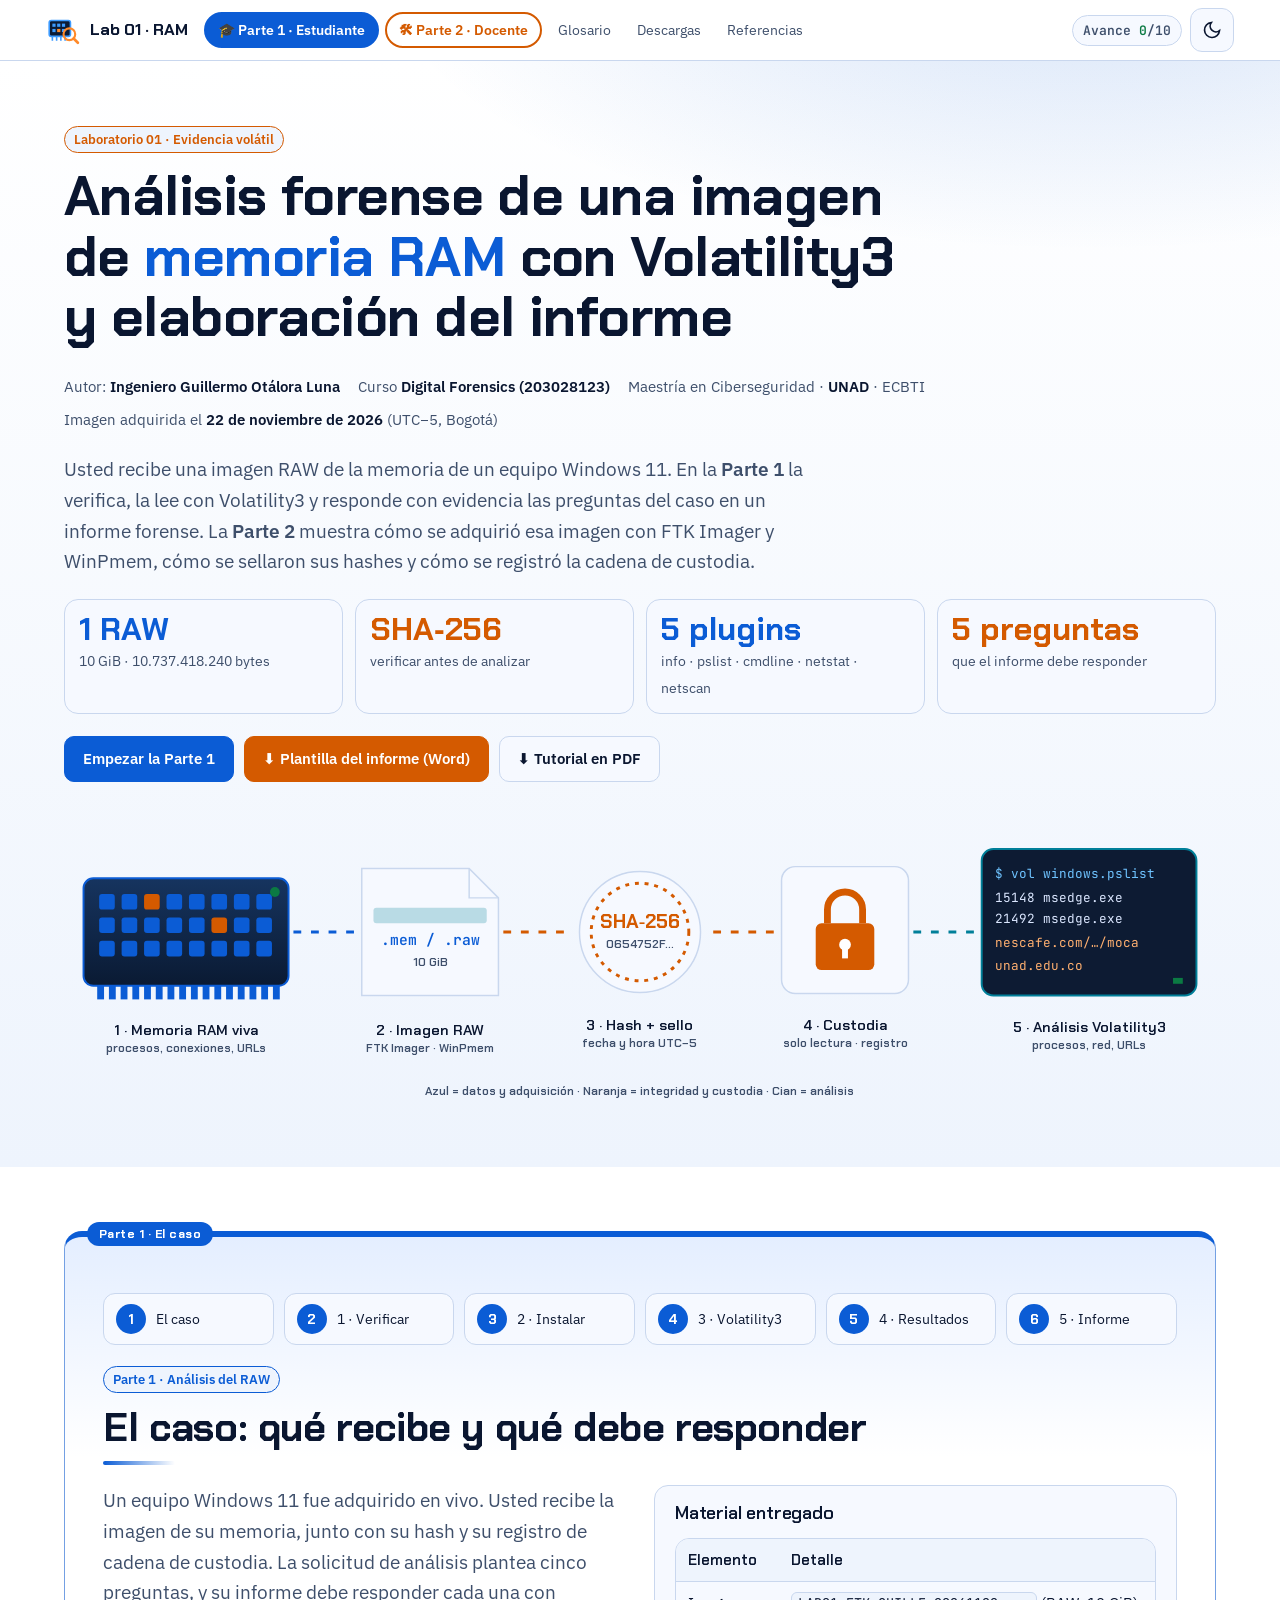
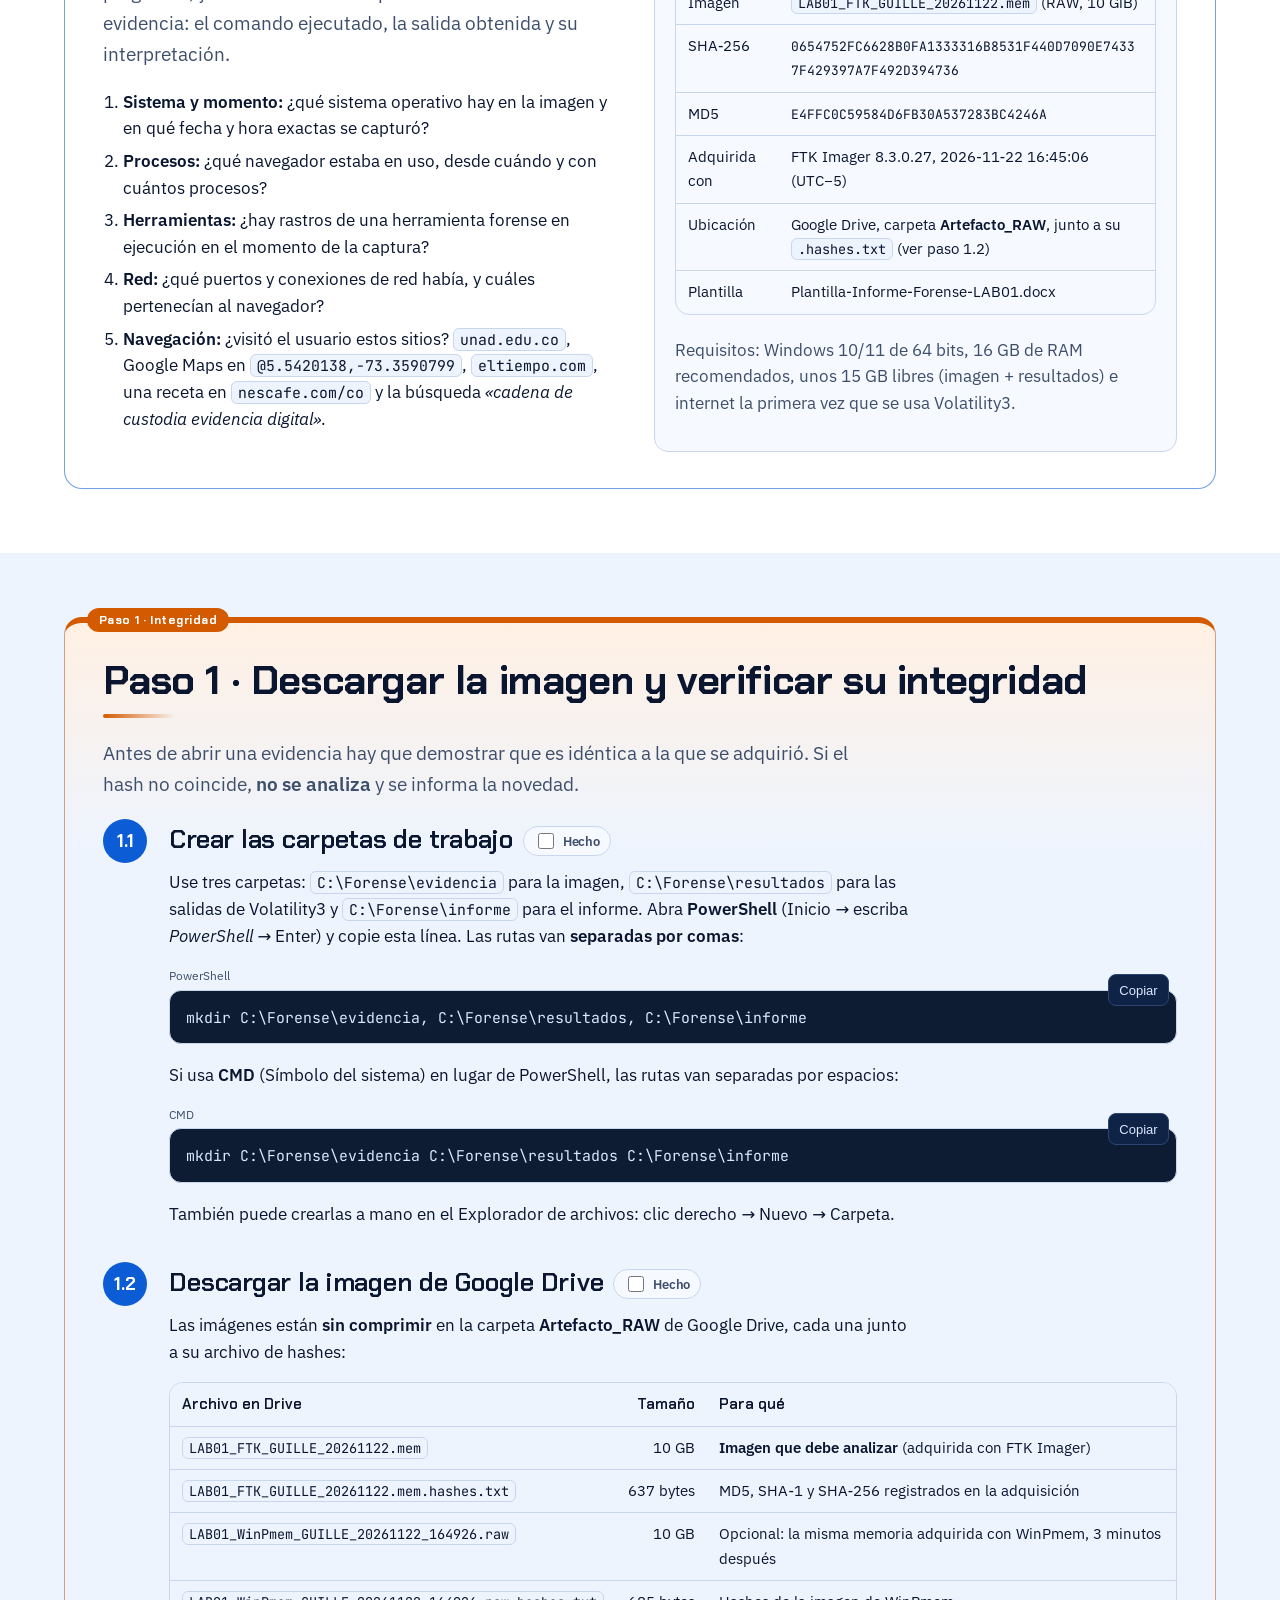
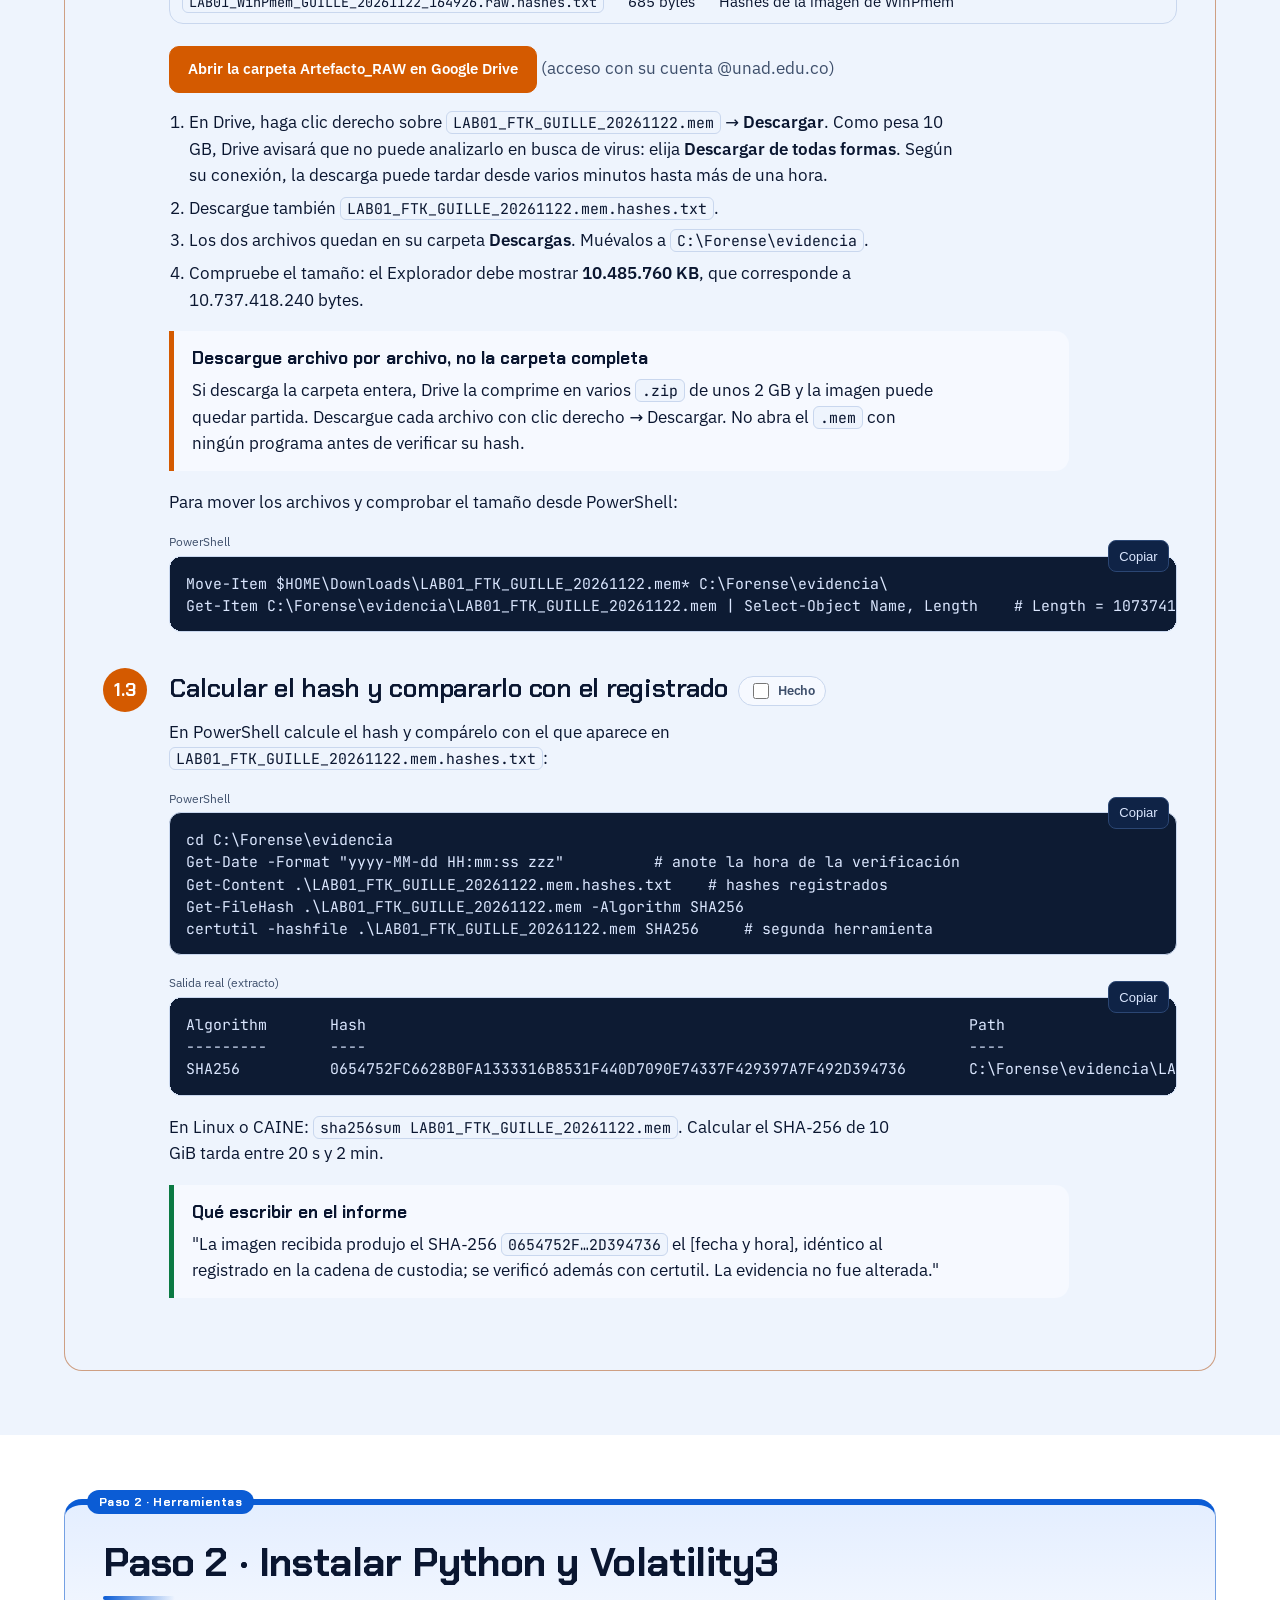
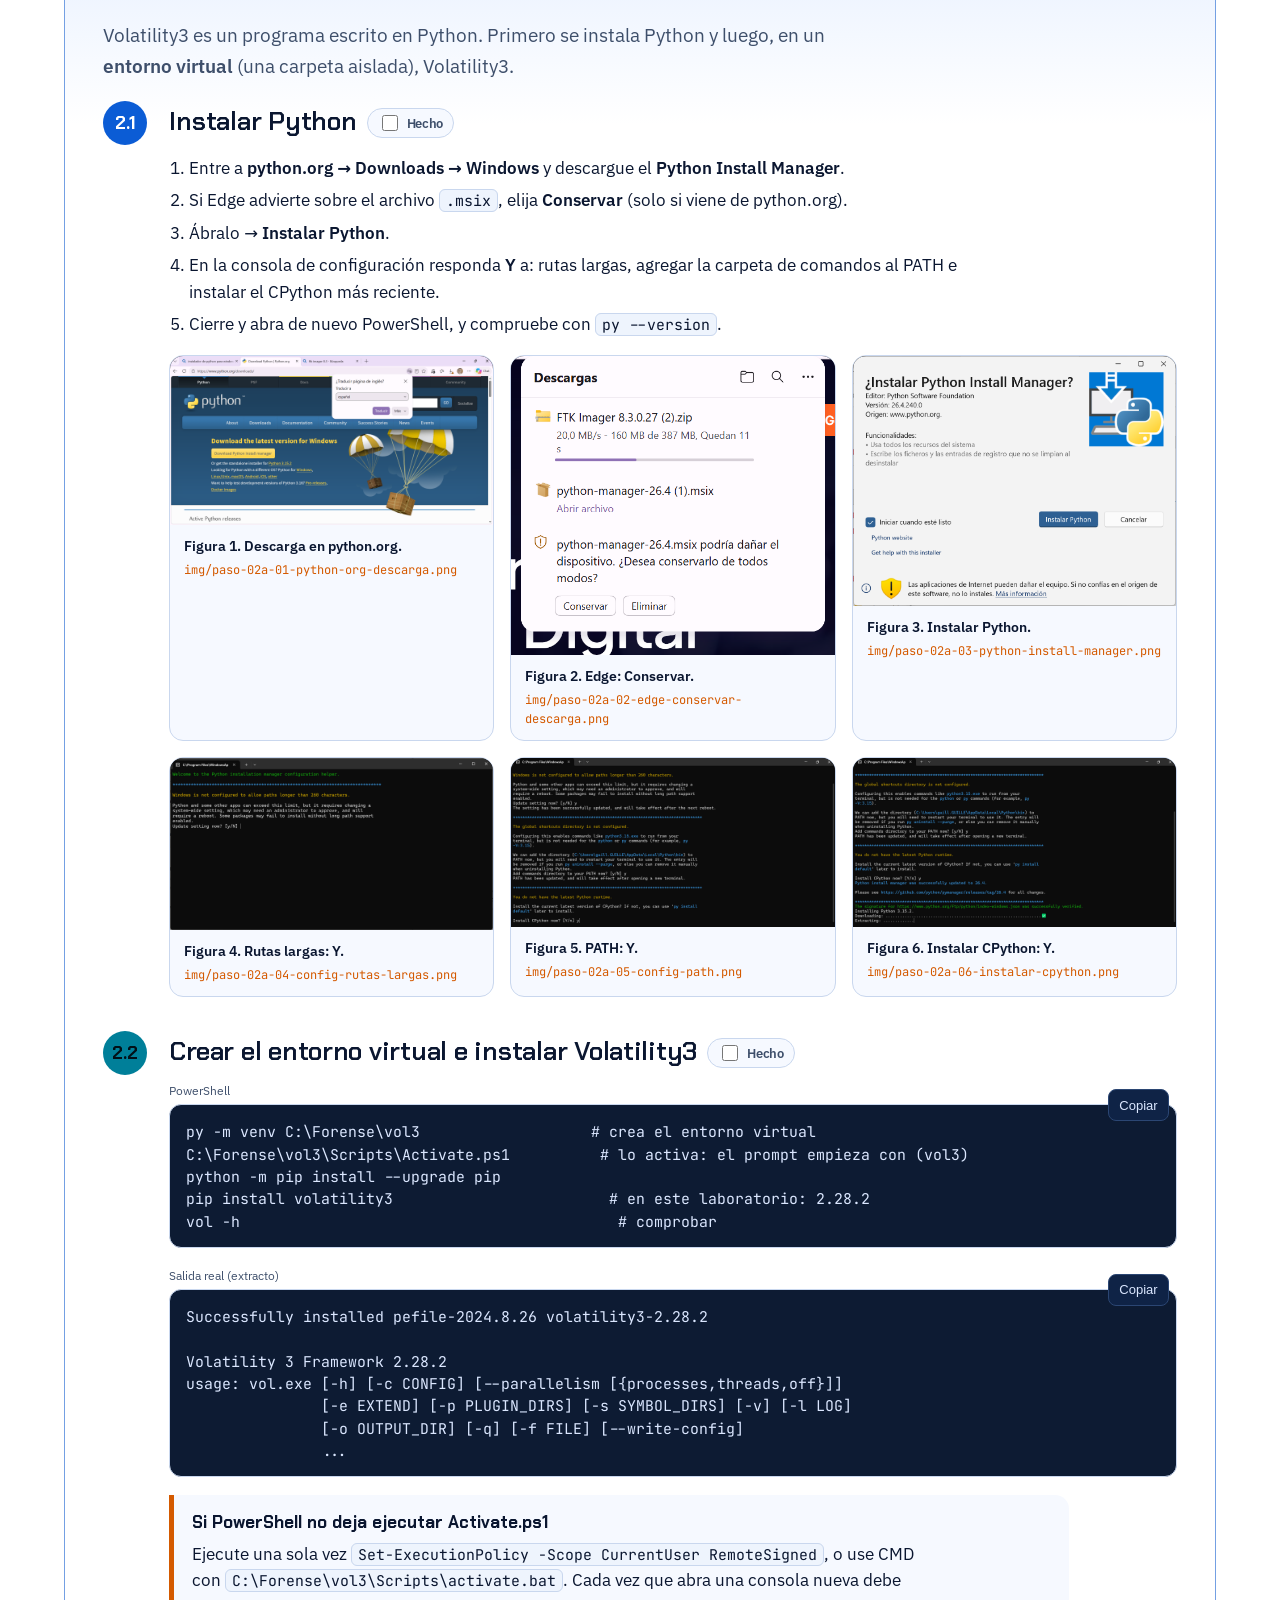
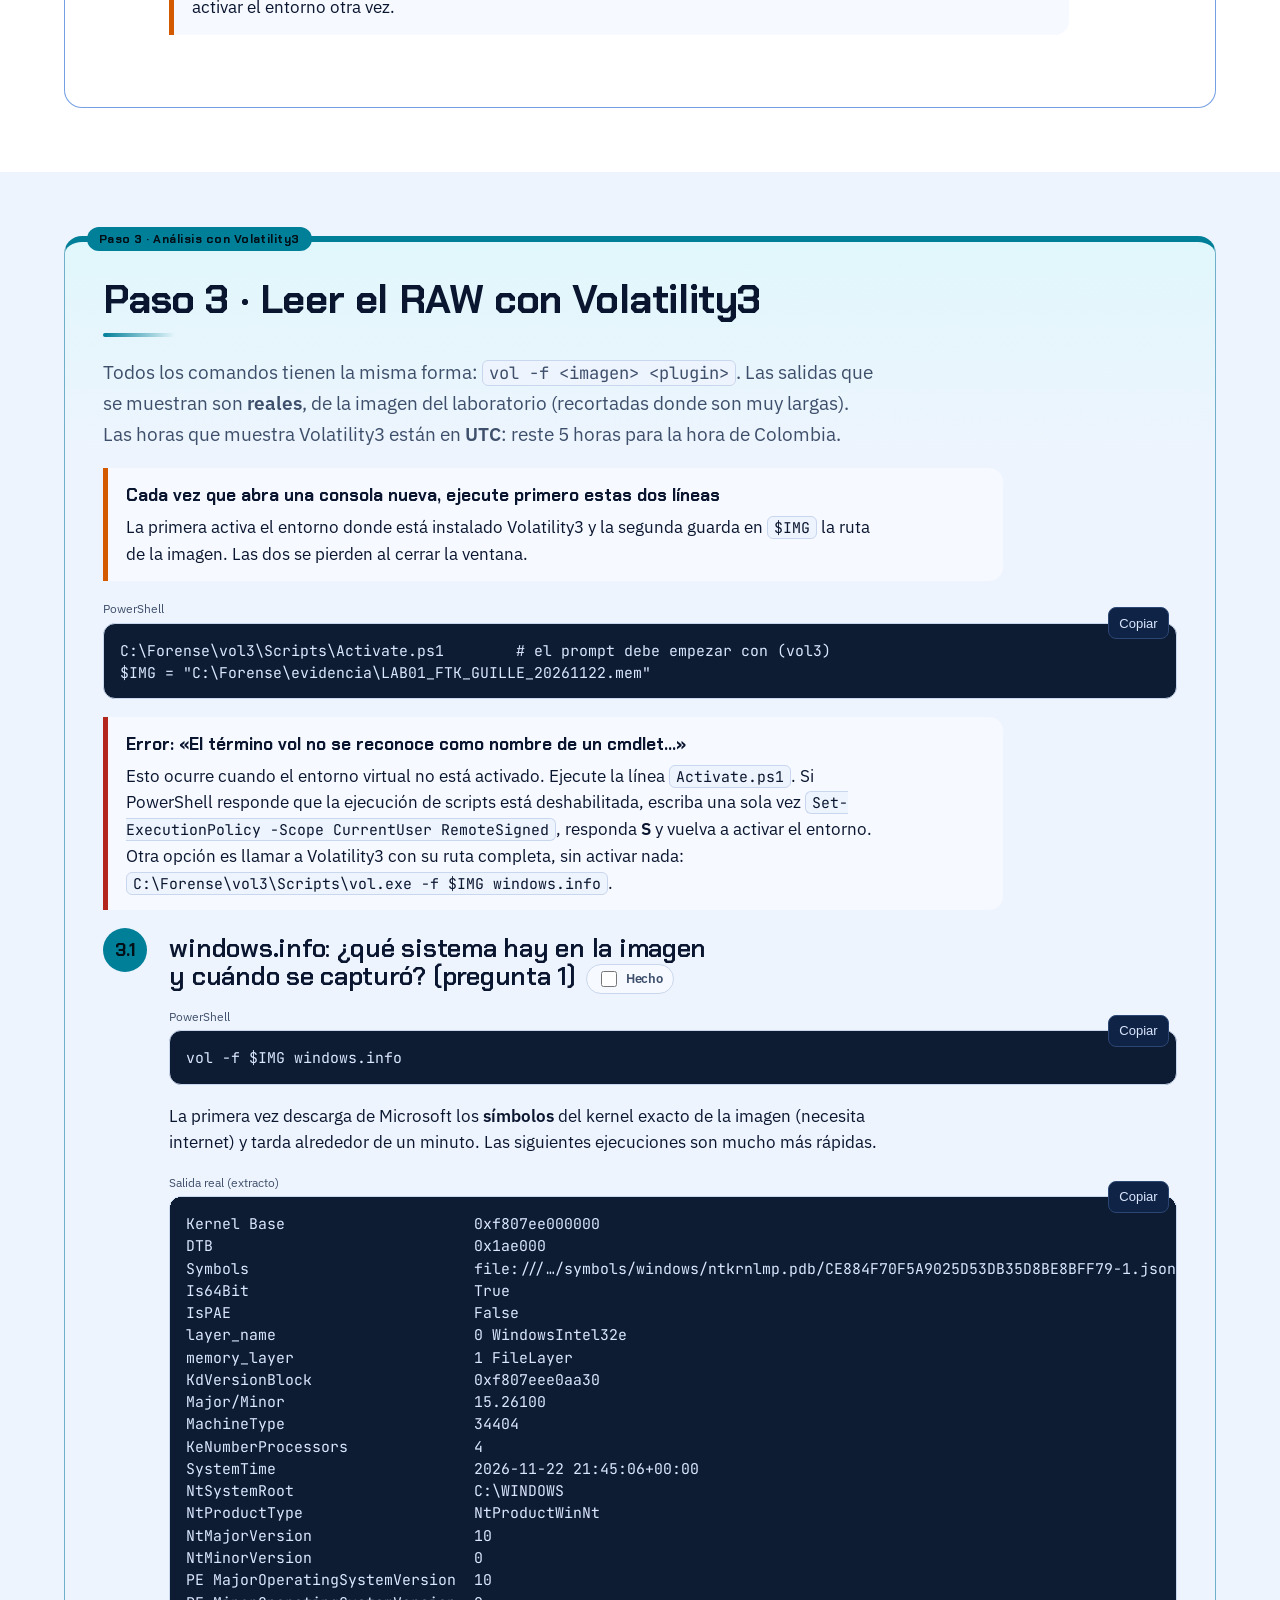
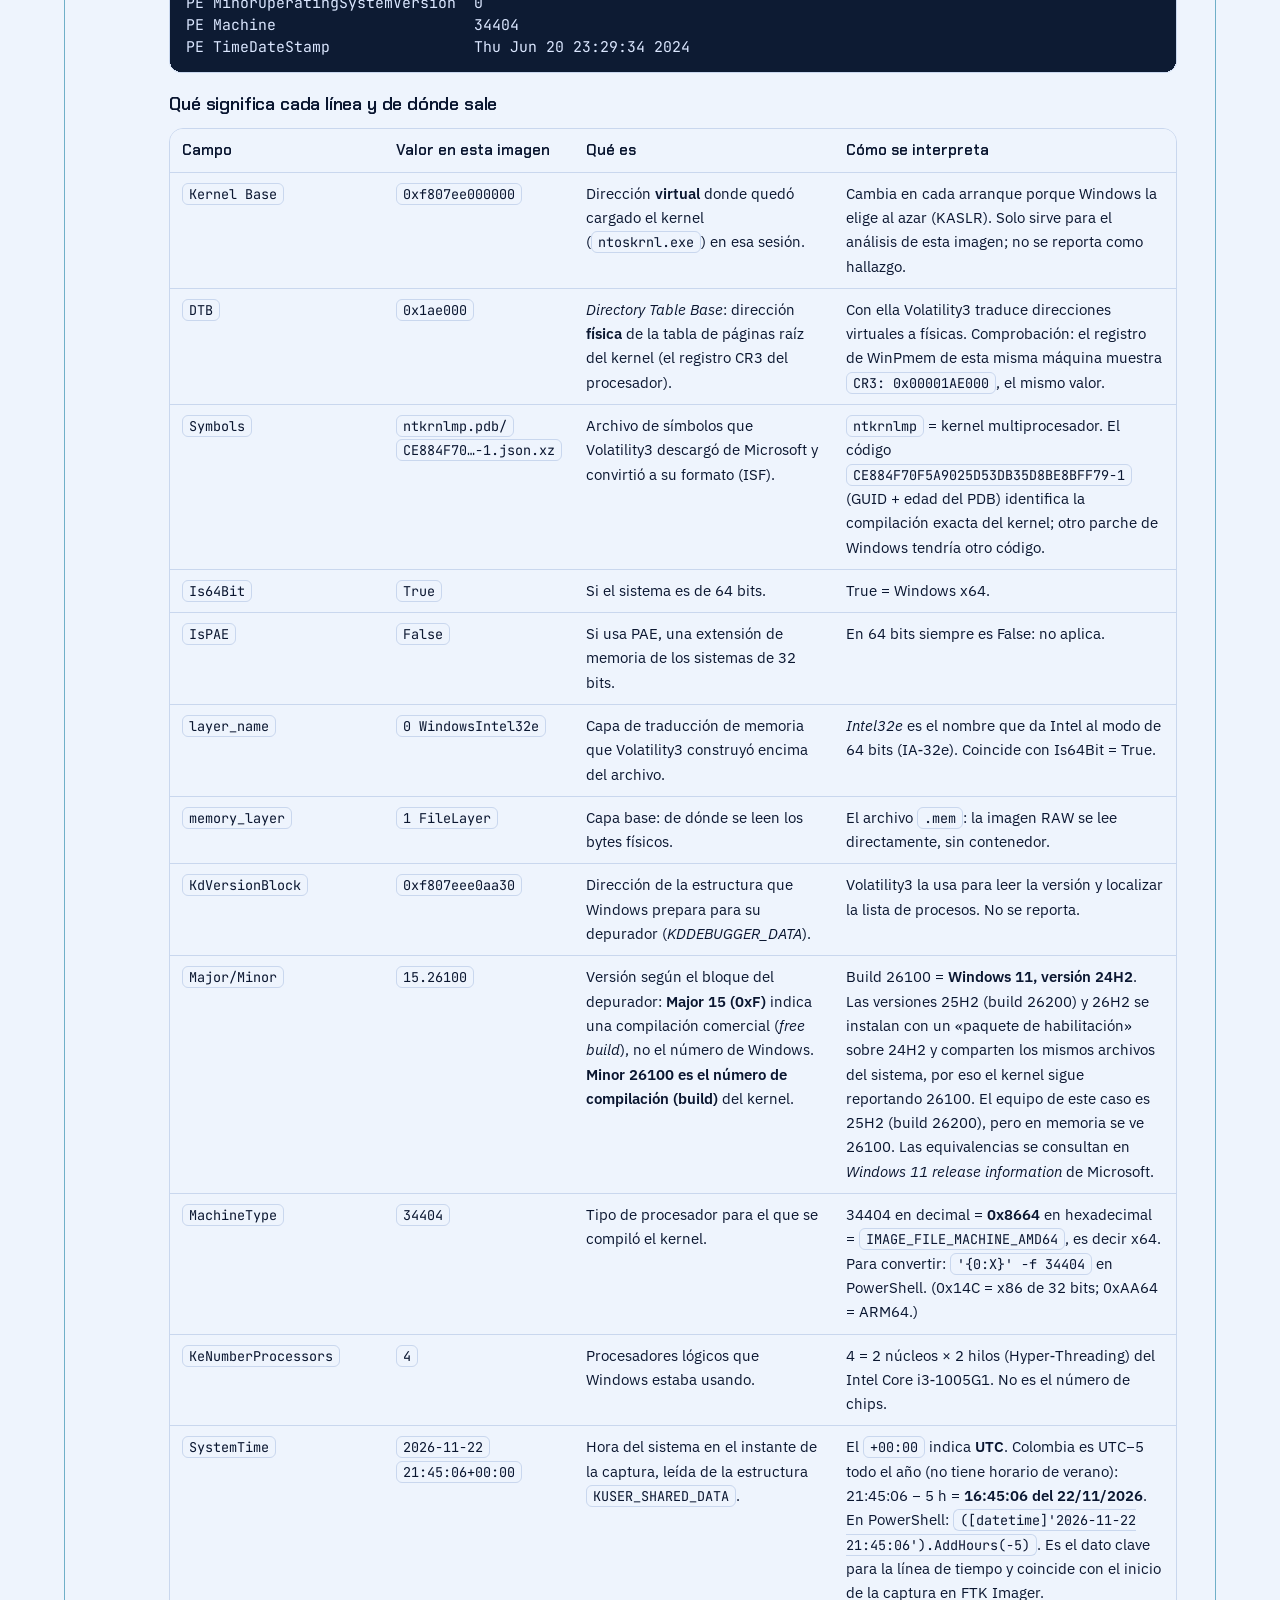
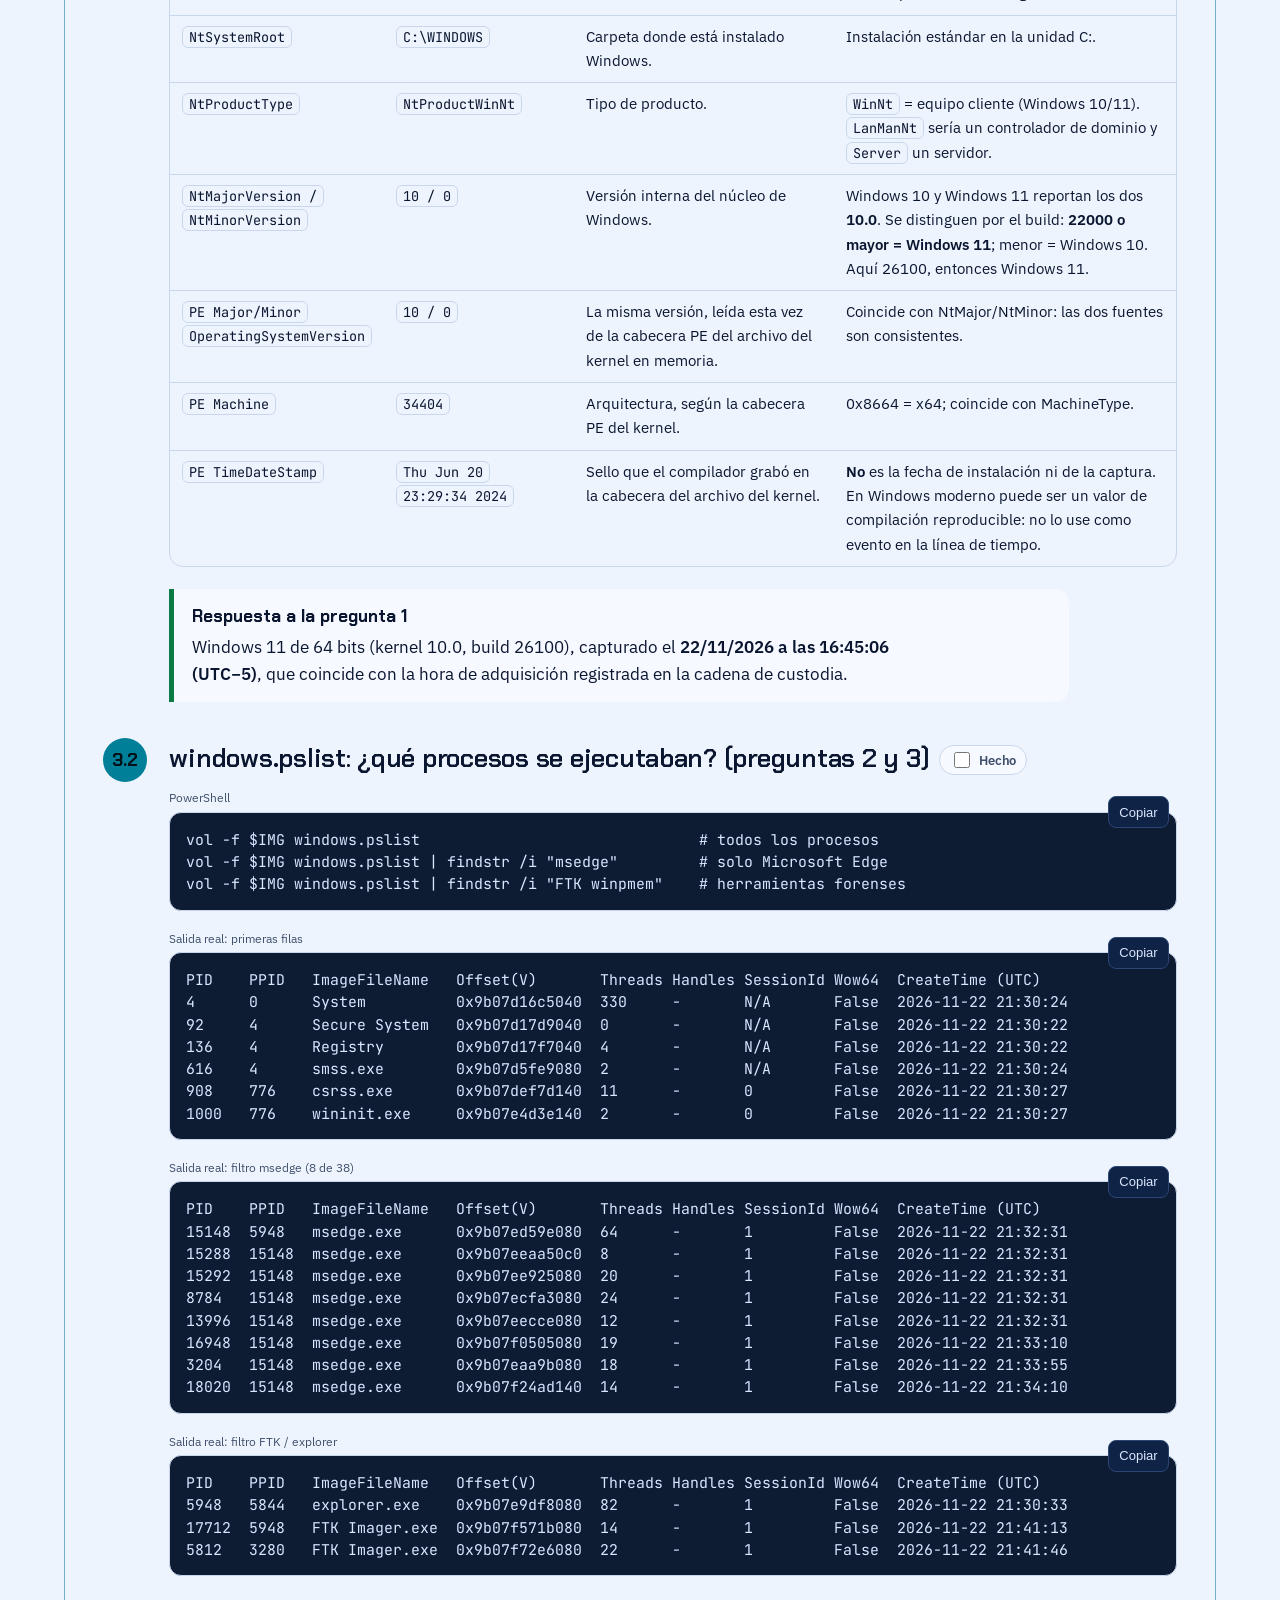
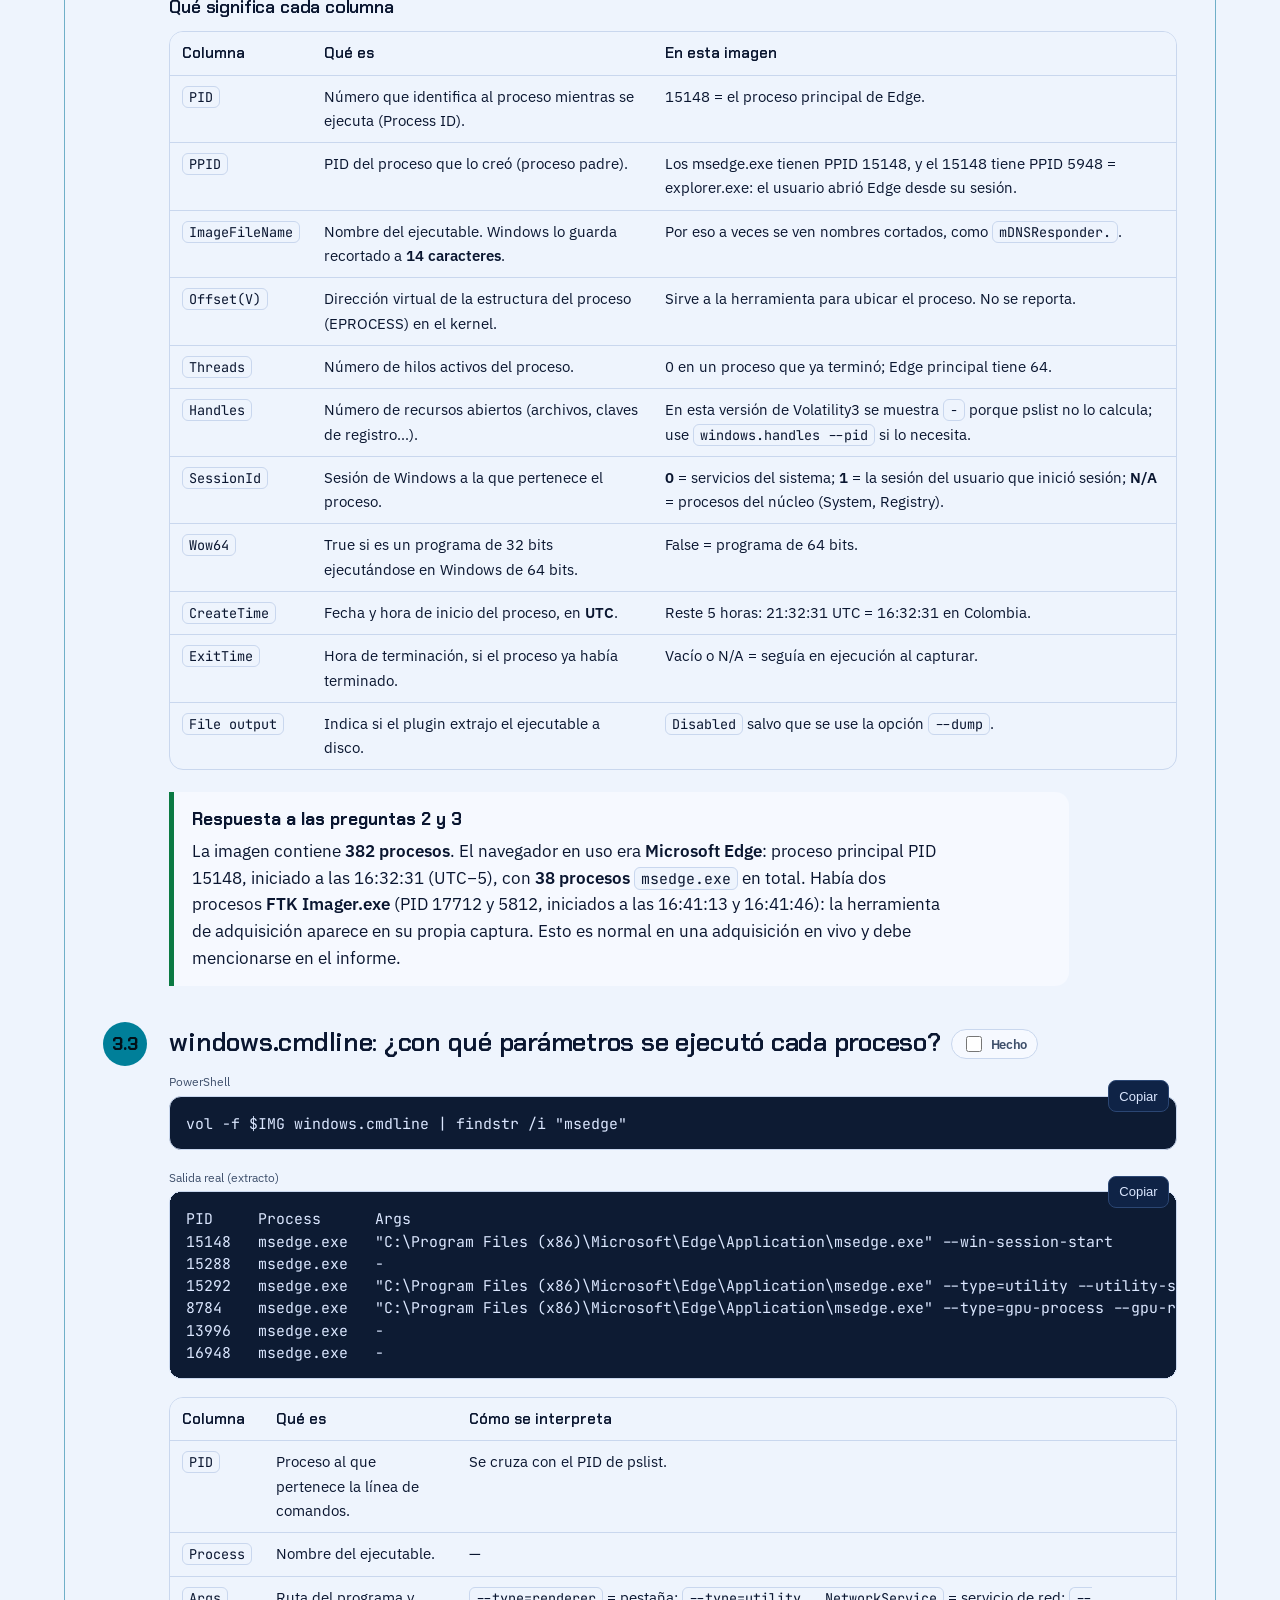
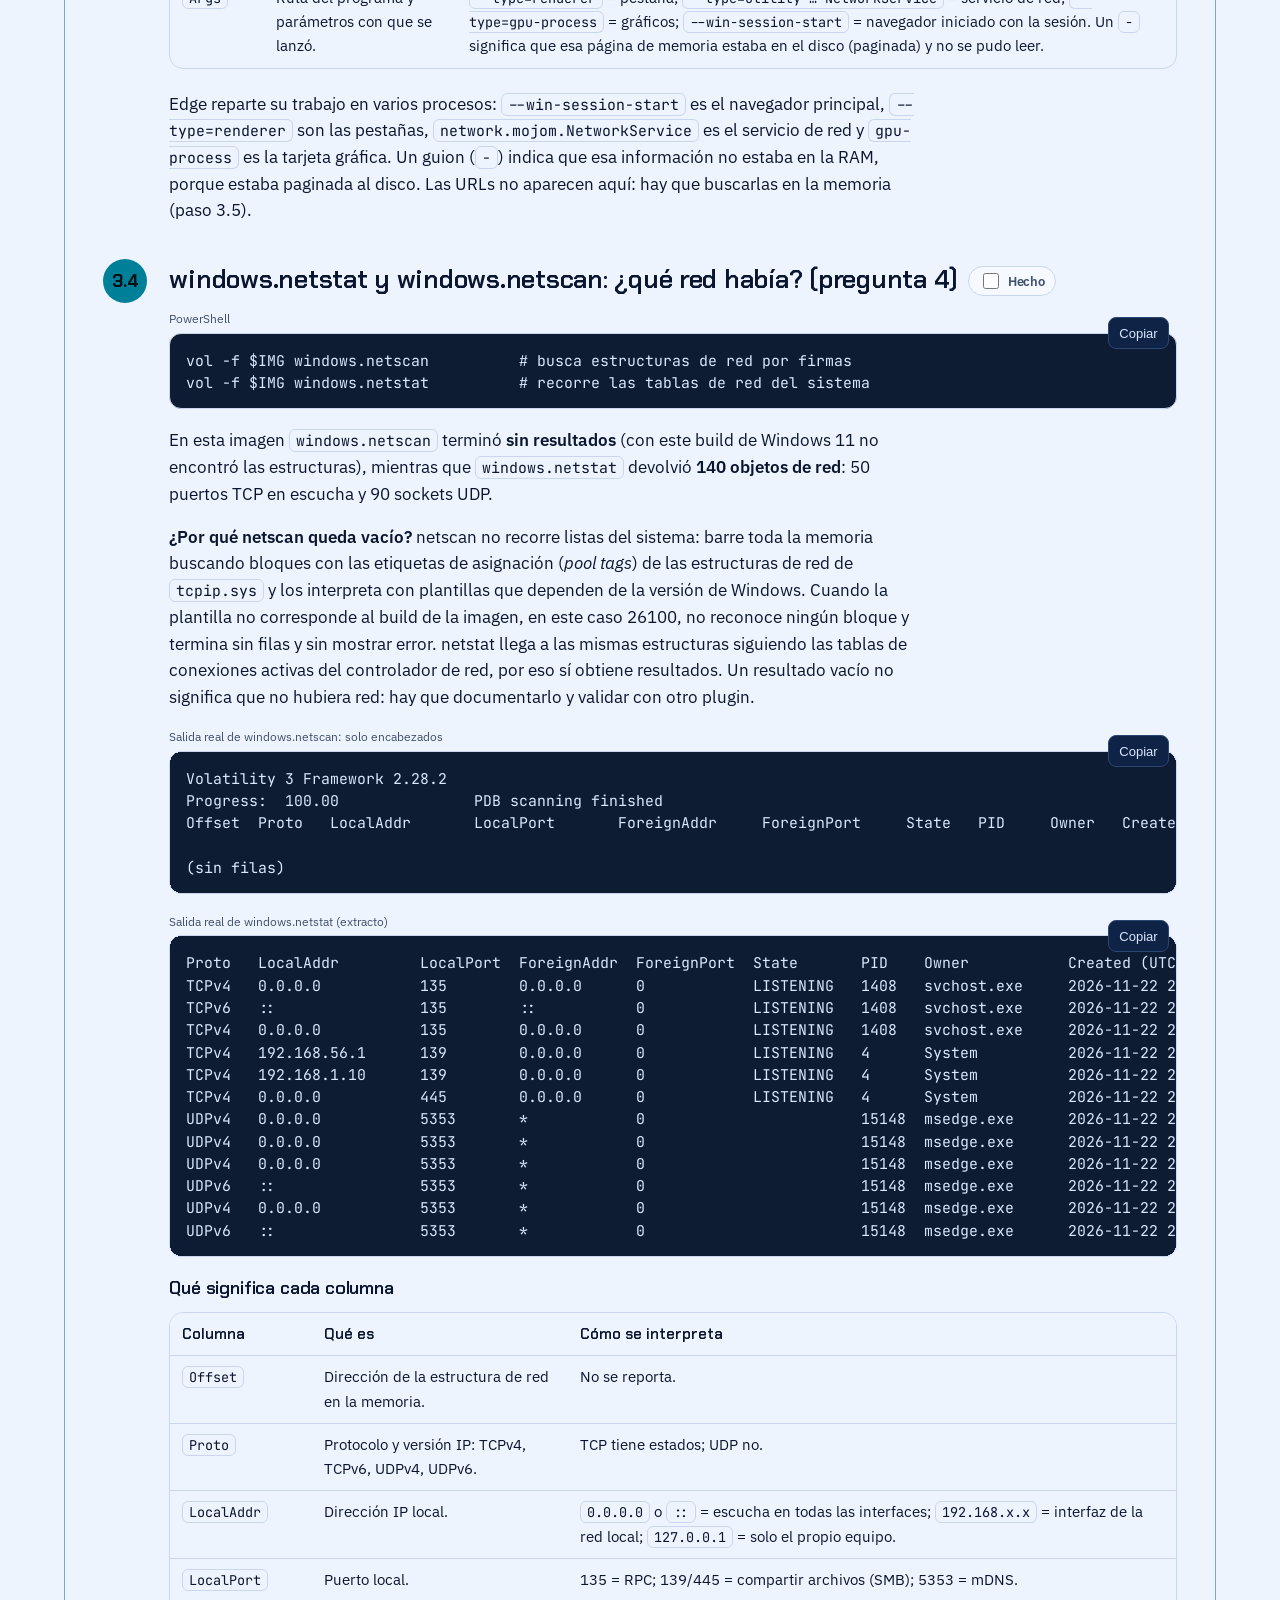
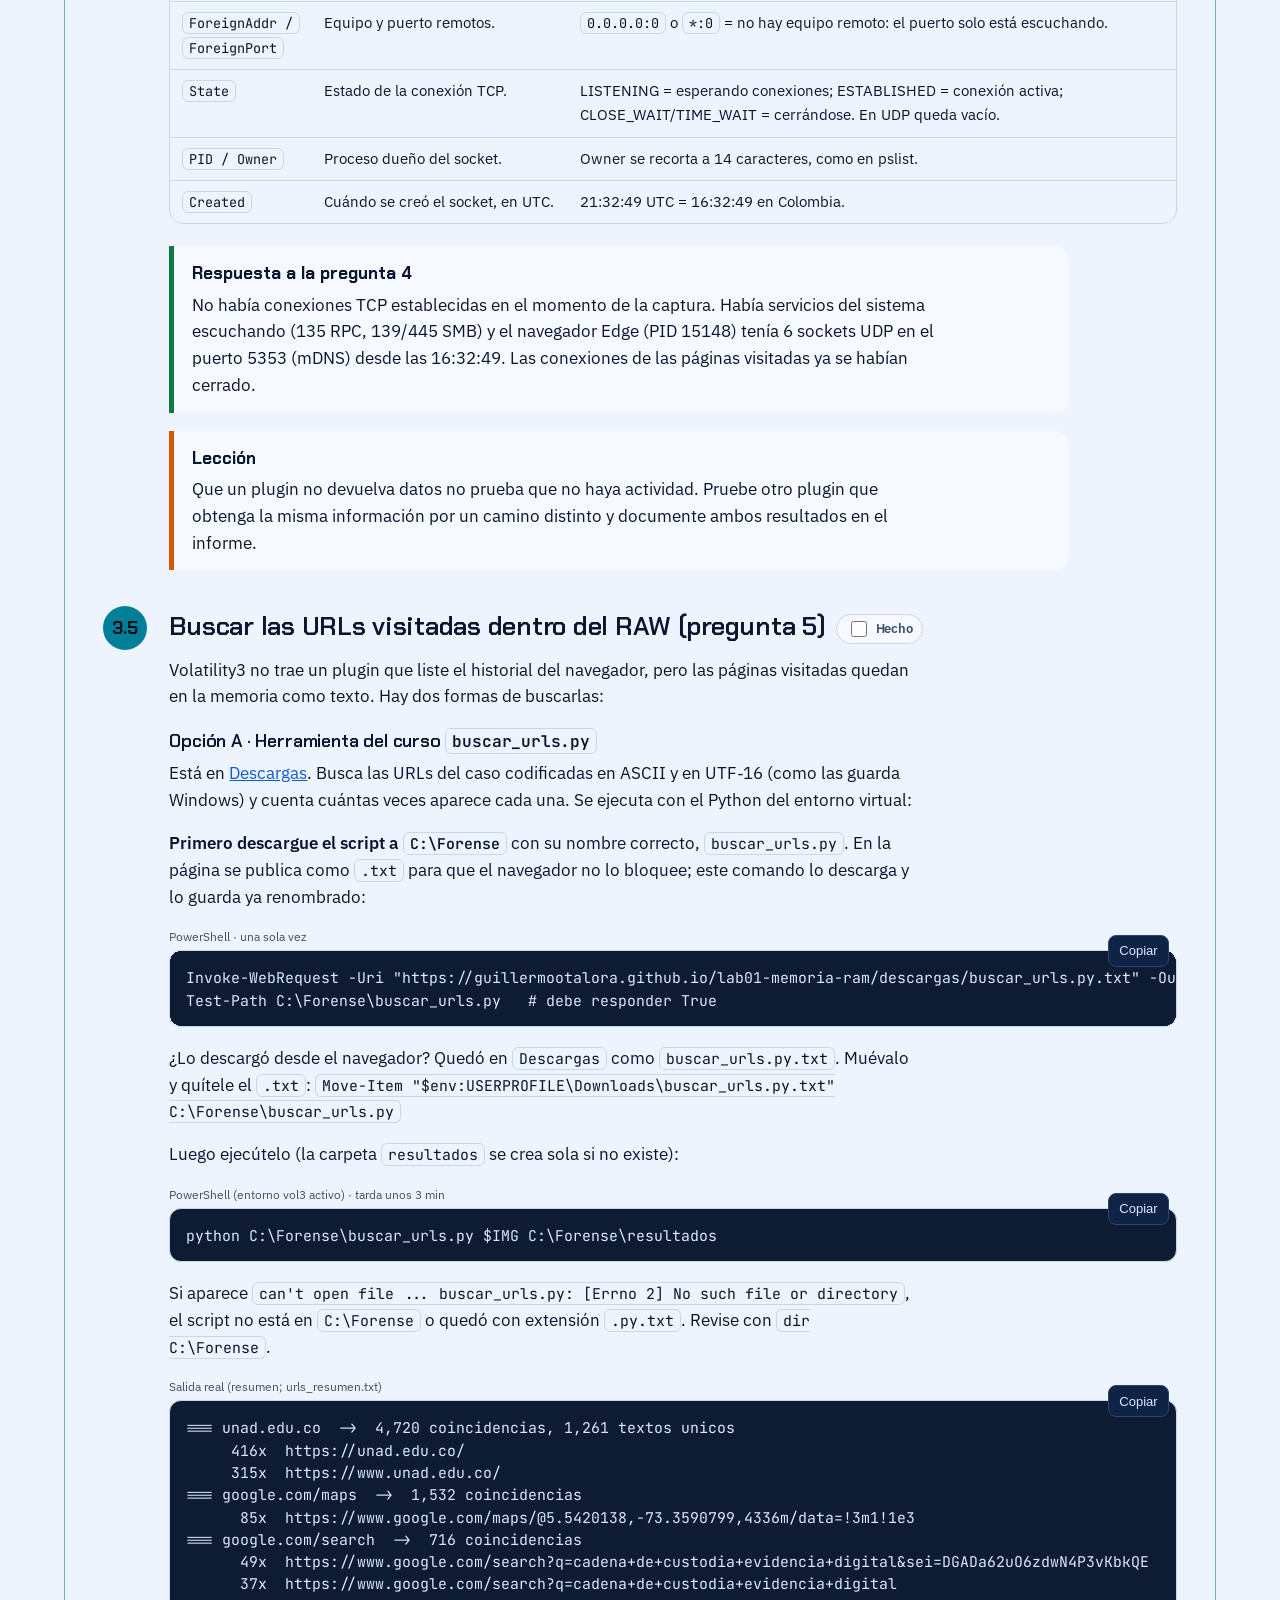
<file: index.html>
<!DOCTYPE html>
<html lang="es">
<head>
<meta charset="utf-8">
<meta name="viewport" content="width=device-width, initial-scale=1">
<title>Laboratorio 01 Memoria RAM</title>
<meta name="author" content="Ingeniero Guillermo Otálora Luna">
<meta name="description" content="Tutorial: adquisición de memoria RAM con FTK Imager y WinPmem, hashes, cadena de custodia y análisis con Volatility3. Digital Forensics 203028123, UNAD.">
<link rel="icon" href="assets/favicon.svg" type="image/svg+xml">
<link rel="stylesheet" href="css/estilos.css">
<script>try{var t=localStorage.getItem("lab01-tema");if(t)document.documentElement.dataset.theme=t}catch(e){}</script>
</head>
<body>
<div class="readbar" aria-hidden="true"></div>
<header class="top"><div class="wrap">
 <a class="brand" href="#inicio"><img src="assets/logo-forense.svg" alt="" width="34" height="34">Lab 01 · RAM</a>
 <nav class="nav ptabs" aria-label="Partes"><button class="ptab" type="button" data-t="est" aria-selected="true">🎓 Parte 1 · Estudiante</button><button class="ptab o" type="button" data-t="doc" aria-selected="false">🛠 Parte 2 · Docente</button><a href="#glosario">Glosario</a><a href="#descargas">Descargas</a><a href="#referencias">Referencias</a></nav><div class="tools"><span class="prog" id="prog" title="Pasos marcados como hechos en este navegador"></span><button class="ibtn" id="themebtn" type="button" aria-label="Cambiar tema"><svg class="moon" viewBox="0 0 24 24" fill="none" stroke="currentColor" stroke-width="2"><path d="M21 12.8A9 9 0 1 1 11.2 3a7 7 0 0 0 9.8 9.8z"/></svg><svg class="sun" viewBox="0 0 24 24" fill="none" stroke="currentColor" stroke-width="2"><circle cx="12" cy="12" r="4.5"/><path d="M12 2v2.5M12 19.5V22M2 12h2.5M19.5 12H22M4.9 4.9l1.8 1.8M17.3 17.3l1.8 1.8M4.9 19.1l1.8-1.8M17.3 6.7l1.8-1.8"/></svg></button></div>
</div></header>
<main>

<section class="hero band" id="inicio"><div class="wrap grid">
 <div>
  <p class="tag o">Laboratorio 01 · Evidencia volátil</p>
  <h1>Análisis forense de una imagen de <span>memoria RAM</span> con Volatility3 y elaboración del informe</h1>
  <div class="meta"><span>Autor: <b>Ingeniero Guillermo Otálora Luna</b></span><span>Curso <b>Digital Forensics (203028123)</b></span><span>Maestría en Ciberseguridad · <b>UNAD</b> · ECBTI</span><span>Imagen adquirida el <b>22 de noviembre de 2026</b> (UTC−5, Bogotá)</span></div>
  <p class="lead">Usted recibe una imagen RAW de la memoria de un equipo Windows 11. En la <b>Parte 1</b> la verifica, la lee con Volatility3 y responde con evidencia las preguntas del caso en un informe forense. La <b>Parte 2</b> muestra cómo se adquirió esa imagen con FTK Imager y WinPmem, cómo se sellaron sus hashes y cómo se registró la cadena de custodia.</p>
  <div class="kpis">
   <div class="kpi"><b>1 RAW</b><span>10 GiB · 10.737.418.240 bytes</span></div>
   <div class="kpi o"><b>SHA‑256</b><span>verificar antes de analizar</span></div>
   <div class="kpi"><b>5 plugins</b><span>info · pslist · cmdline · netstat · netscan</span></div>
   <div class="kpi o"><b>5 preguntas</b><span>que el informe debe responder</span></div>
  </div>
  <div class="btns noprint">
   <a class="btn pri" href="#caso">Empezar la Parte 1</a>
   <a class="btn org dl" href="descargas/Plantilla-Informe-Forense-LAB01.docx" data-name="Plantilla-Informe-Forense-LAB01.docx">⬇ Plantilla del informe (Word)</a>
   <a class="btn dl" href="descargas/Tutorial-Lab01-Memoria-RAM.pdf" data-name="Tutorial-Lab01-Memoria-RAM.pdf">⬇ Tutorial en PDF</a>
  </div>
 </div>
 <svg class="pipe" viewBox="0 0 1180 300" role="img" aria-label="Flujo: RAM, imagen RAW, hash, cadena de custodia y análisis con Volatility3">
  <defs><linearGradient id="gchip" x1="0" x2="0" y1="0" y2="1"><stop offset="0" stop-color="#16345f"/><stop offset="1" stop-color="#0a1a33"/></linearGradient></defs>
  <!-- módulo RAM -->
  <g transform="translate(20,70)">
   <rect width="210" height="110" rx="10" fill="url(#gchip)" stroke="var(--blue)" stroke-width="2"/>
   <g><rect class="cell" x="16" y="16" width="16" height="16" rx="3" style="animation-delay:0.0s"/><rect class="cell" x="39" y="16" width="16" height="16" rx="3" style="animation-delay:0.37s"/><rect class="cell o" x="62" y="16" width="16" height="16" rx="3" style="animation-delay:0.74s"/><rect class="cell" x="85" y="16" width="16" height="16" rx="3" style="animation-delay:1.11s"/><rect class="cell" x="108" y="16" width="16" height="16" rx="3" style="animation-delay:1.48s"/><rect class="cell" x="131" y="16" width="16" height="16" rx="3" style="animation-delay:0.25s"/><rect class="cell" x="154" y="16" width="16" height="16" rx="3" style="animation-delay:0.62s"/><rect class="cell" x="177" y="16" width="16" height="16" rx="3" style="animation-delay:0.99s"/><rect class="cell" x="16" y="40" width="16" height="16" rx="3" style="animation-delay:1.36s"/><rect class="cell" x="39" y="40" width="16" height="16" rx="3" style="animation-delay:0.13s"/><rect class="cell" x="62" y="40" width="16" height="16" rx="3" style="animation-delay:0.5s"/><rect class="cell" x="85" y="40" width="16" height="16" rx="3" style="animation-delay:0.87s"/><rect class="cell" x="108" y="40" width="16" height="16" rx="3" style="animation-delay:1.24s"/><rect class="cell o" x="131" y="40" width="16" height="16" rx="3" style="animation-delay:0.01s"/><rect class="cell" x="154" y="40" width="16" height="16" rx="3" style="animation-delay:0.38s"/><rect class="cell" x="177" y="40" width="16" height="16" rx="3" style="animation-delay:0.75s"/><rect class="cell" x="16" y="64" width="16" height="16" rx="3" style="animation-delay:1.12s"/><rect class="cell" x="39" y="64" width="16" height="16" rx="3" style="animation-delay:1.49s"/><rect class="cell" x="62" y="64" width="16" height="16" rx="3" style="animation-delay:0.26s"/><rect class="cell" x="85" y="64" width="16" height="16" rx="3" style="animation-delay:0.63s"/><rect class="cell" x="108" y="64" width="16" height="16" rx="3" style="animation-delay:1.0s"/><rect class="cell" x="131" y="64" width="16" height="16" rx="3" style="animation-delay:1.37s"/><rect class="cell" x="154" y="64" width="16" height="16" rx="3" style="animation-delay:0.14s"/><rect class="cell" x="177" y="64" width="16" height="16" rx="3" style="animation-delay:0.51s"/></g>
   <g fill="var(--blue)"><rect x="14" y="110" width="7" height="14"/><rect x="26" y="110" width="7" height="14"/><rect x="38" y="110" width="7" height="14"/><rect x="50" y="110" width="7" height="14"/><rect x="62" y="110" width="7" height="14"/><rect x="74" y="110" width="7" height="14"/><rect x="86" y="110" width="7" height="14"/><rect x="98" y="110" width="7" height="14"/><rect x="110" y="110" width="7" height="14"/><rect x="122" y="110" width="7" height="14"/><rect x="134" y="110" width="7" height="14"/><rect x="146" y="110" width="7" height="14"/><rect x="158" y="110" width="7" height="14"/><rect x="170" y="110" width="7" height="14"/><rect x="182" y="110" width="7" height="14"/><rect x="194" y="110" width="7" height="14"/></g>
   <circle class="led" cx="196" cy="14" r="5"/>
   <text class="lbl" x="105" y="160" text-anchor="middle">1 · Memoria RAM viva</text>
   <text class="sub" x="105" y="178" text-anchor="middle">procesos, conexiones, URLs</text>
  </g>
  <path class="flow" d="M235 125 H300"/>
  <!-- archivo RAW -->
  <g transform="translate(305,60)">
   <path class="box" d="M0 0 H110 L140 30 V130 H0 Z"/><path d="M110 0 V30 H140" fill="none" stroke="var(--line)" stroke-width="1.5"/>
   <rect class="scan" x="12" y="40" width="116" height="16" rx="3"/>
   <text x="70" y="78" text-anchor="middle" style="font:600 15px 'JetBrains Mono',monospace;fill:var(--blue)">.mem / .raw</text>
   <text class="sub" x="70" y="100" text-anchor="middle">10 GiB</text>
   <text class="lbl" x="70" y="170" text-anchor="middle">2 · Imagen RAW</text>
   <text class="sub" x="70" y="188" text-anchor="middle">FTK Imager · WinPmem</text>
  </g>
  <path class="flow o" d="M450 125 H515"/>
  <!-- hash -->
  <g transform="translate(520,55)">
   <circle cx="70" cy="70" r="62" class="box"/>
   <circle class="hashring" cx="70" cy="70" r="50"/>
   <text x="70" y="66" text-anchor="middle" style="font:700 20px 'Chakra Petch';fill:var(--orange)">SHA‑256</text>
   <text class="sub" x="70" y="86" text-anchor="middle">0654752F…</text>
   <text class="lbl" x="70" y="170" text-anchor="middle">3 · Hash + sello</text>
   <text class="sub" x="70" y="188" text-anchor="middle">fecha y hora UTC−5</text>
  </g>
  <path class="flow o" d="M665 125 H730"/>
  <!-- custodia -->
  <g transform="translate(735,58)">
   <rect width="130" height="130" rx="14" class="box"/>
   <rect x="35" y="58" width="60" height="48" rx="6" fill="var(--orange)"/>
   <path d="M47 58 V44 a18 18 0 0 1 36 0 V58" fill="none" stroke="var(--orange)" stroke-width="7"/>
   <circle cx="65" cy="80" r="6" fill="var(--bg)"/><rect x="62" y="82" width="6" height="12" fill="var(--bg)"/>
   <text class="lbl" x="65" y="167" text-anchor="middle">4 · Custodia</text>
   <text class="sub" x="65" y="185" text-anchor="middle">solo lectura · registro</text>
  </g>
  <path class="flow c" d="M870 125 H935"/>
  <!-- volatility -->
  <g transform="translate(940,40)">
   <rect width="220" height="150" rx="12" fill="var(--code)" stroke="var(--cyan)" stroke-width="2"/>
   <text x="14" y="30" style="font:13px 'JetBrains Mono',monospace;fill:#6fc3ff">$ vol windows.pslist</text>
   <text x="14" y="54" style="font:13px 'JetBrains Mono',monospace;fill:#dbe7ff">15148 msedge.exe</text>
   <text x="14" y="76" style="font:13px 'JetBrains Mono',monospace;fill:#dbe7ff">21492 msedge.exe</text>
   <text x="14" y="100" style="font:13px 'JetBrains Mono',monospace;fill:#ffb070">nescafe.com/…/moca</text>
   <text x="14" y="124" style="font:13px 'JetBrains Mono',monospace;fill:#ffb070">unad.edu.co</text>
   <rect class="led" x="196" y="132" width="10" height="6"/>
   <text class="lbl" x="110" y="187" text-anchor="middle">5 · Análisis Volatility3</text>
   <text class="sub" x="110" y="205" text-anchor="middle">procesos, red, URLs</text>
  </g>
  <text class="sub" x="590" y="292" text-anchor="middle">Azul = datos y adquisición · Naranja = integridad y custodia · Cian = análisis</text>
 </svg>
</div></section>

<section data-tab="est" class="band" id="caso"><div class="wrap frame t-blue" data-label="Parte 1 · El caso"><nav class="route" aria-label="Pasos"><a href="#caso"><b>1</b>El caso</a><a href="#verificar"><b>2</b>1 · Verificar</a><a href="#instalar"><b>3</b>2 · Instalar</a><a href="#volatility"><b>4</b>3 · Volatility3</a><a href="#resultados"><b>5</b>4 · Resultados</a><a href="#informe"><b>6</b>5 · Informe</a></nav>
 <p class="tag b">Parte 1 · Análisis del RAW</p>
 <h2>El caso: qué recibe y qué debe responder</h2>
 <div class="cols">
  <div>
   <p class="lead">Un equipo Windows 11 fue adquirido en vivo. Usted recibe la imagen de su memoria, junto con su hash y su registro de cadena de custodia. La solicitud de análisis plantea cinco preguntas, y su informe debe responder cada una con evidencia: el comando ejecutado, la salida obtenida y su interpretación.</p>
   <ol class="do">
    <li><b>Sistema y momento:</b> ¿qué sistema operativo hay en la imagen y en qué fecha y hora exactas se capturó?</li>
    <li><b>Procesos:</b> ¿qué navegador estaba en uso, desde cuándo y con cuántos procesos?</li>
    <li><b>Herramientas:</b> ¿hay rastros de una herramienta forense en ejecución en el momento de la captura?</li>
    <li><b>Red:</b> ¿qué puertos y conexiones de red había, y cuáles pertenecían al navegador?</li>
    <li><b>Navegación:</b> ¿visitó el usuario estos sitios? <code>unad.edu.co</code>, Google Maps en <code>@5.5420138,-73.3590799</code>, <code>eltiempo.com</code>, una receta en <code>nescafe.com/co</code> y la búsqueda <i>«cadena de custodia evidencia digital»</i>.</li>
   </ol>
  </div>
  <div class="card">
   <h4>Material entregado</h4>
   <div class="scroll"><table class="stack"><thead><tr><th>Elemento</th><th>Detalle</th></tr></thead><tbody><tr><td>Imagen</td><td><code>LAB01_FTK_GUILLE_20261122.mem</code> (RAW, 10 GiB)</td></tr><tr><td>SHA‑256</td><td><span class="h">0654752FC6628B0FA1333316B8531F440D7090E74337F429397A7F492D394736</span></td></tr><tr><td>MD5</td><td><span class="h">E4FFC0C59584D6FB30A537283BC4246A</span></td></tr><tr><td>Adquirida con</td><td>FTK Imager 8.3.0.27, 2026‑11‑22 16:45:06 (UTC−5)</td></tr><tr><td>Ubicación</td><td>Google Drive, carpeta <b>Artefacto_RAW</b>, junto a su <code>.hashes.txt</code> (ver paso 1.2)</td></tr><tr><td>Plantilla</td><td>Plantilla-Informe-Forense-LAB01.docx</td></tr></tbody></table></div>
   <p class="muted">Requisitos: Windows 10/11 de 64 bits, 16 GB de RAM recomendados, unos 15 GB libres (imagen + resultados) e internet la primera vez que se usa Volatility3.</p>
  </div>
 </div>
</div></section>

<section data-tab="est" class="band alt" id="verificar"><div class="wrap frame t-orange" data-label="Paso 1 · Integridad">
 <h2>Paso 1 · Descargar la imagen y verificar su integridad</h2>
 <p class="lead">Antes de abrir una evidencia hay que demostrar que es idéntica a la que se adquirió. Si el hash no coincide, <b>no se analiza</b> y se informa la novedad.</p>
 <div class="step "><div class="n">1.1</div><div><h3>Crear las carpetas de trabajo</h3><p>Use tres carpetas: <code>C:\Forense\evidencia</code> para la imagen, <code>C:\Forense\resultados</code> para las salidas de Volatility3 y <code>C:\Forense\informe</code> para el informe. Abra <b>PowerShell</b> (Inicio → escriba <i>PowerShell</i> → Enter) y copie esta línea. Las rutas van <b>separadas por comas</b>:</p><div class="code"><span class="t">PowerShell</span><pre><code>mkdir C:\Forense\evidencia, C:\Forense\resultados, C:\Forense\informe</code></pre></div><p>Si usa <b>CMD</b> (Símbolo del sistema) en lugar de PowerShell, las rutas van separadas por espacios:</p><div class="code"><span class="t">CMD</span><pre><code>mkdir C:\Forense\evidencia C:\Forense\resultados C:\Forense\informe</code></pre></div><p>También puede crearlas a mano en el Explorador de archivos: clic derecho → Nuevo → Carpeta.</p></div></div>
 <div class="step "><div class="n">1.2</div><div><h3>Descargar la imagen de Google Drive</h3><p>Las imágenes están <b>sin comprimir</b> en la carpeta <b>Artefacto_RAW</b> de Google Drive, cada una junto a su archivo de hashes:</p><div class="scroll"><table class="stack"><thead><tr><th>Archivo en Drive</th><th class="num">Tamaño</th><th>Para qué</th></tr></thead><tbody><tr><td><code>LAB01_FTK_GUILLE_20261122.mem</code></td><td class="num">10 GB</td><td><b>Imagen que debe analizar</b> (adquirida con FTK Imager)</td></tr><tr><td><code>LAB01_FTK_GUILLE_20261122.mem.hashes.txt</code></td><td class="num">637 bytes</td><td>MD5, SHA‑1 y SHA‑256 registrados en la adquisición</td></tr><tr><td><code>LAB01_WinPmem_GUILLE_20261122_164926.raw</code></td><td class="num">10 GB</td><td>Opcional: la misma memoria adquirida con WinPmem, 3 minutos después</td></tr><tr><td><code>LAB01_WinPmem_GUILLE_20261122_164926.raw.hashes.txt</code></td><td class="num">685 bytes</td><td>Hashes de la imagen de WinPmem</td></tr></tbody></table></div><p><a class="btn org" href="https://drive.google.com/drive/folders/1TUMyYDUSGVmhW-VqeS5MNTvkMBpXCuC_?usp=drive_link" target="_blank" rel="noopener">Abrir la carpeta Artefacto_RAW en Google Drive</a> <span class="muted">(acceso con su cuenta @unad.edu.co)</span></p><ol class="do"><li>En Drive, haga clic derecho sobre <code>LAB01_FTK_GUILLE_20261122.mem</code> → <b>Descargar</b>. Como pesa 10 GB, Drive avisará que no puede analizarlo en busca de virus: elija <b>Descargar de todas formas</b>. Según su conexión, la descarga puede tardar desde varios minutos hasta más de una hora.</li><li>Descargue también <code>LAB01_FTK_GUILLE_20261122.mem.hashes.txt</code>.</li><li>Los dos archivos quedan en su carpeta <b>Descargas</b>. Muévalos a <code>C:\Forense\evidencia</code>.</li><li>Compruebe el tamaño: el Explorador debe mostrar <b>10.485.760 KB</b>, que corresponde a 10.737.418.240 bytes.</li></ol><div class="call warn"><b>Descargue archivo por archivo, no la carpeta completa</b><p>Si descarga la carpeta entera, Drive la comprime en varios <code>.zip</code> de unos 2 GB y la imagen puede quedar partida. Descargue cada archivo con clic derecho → Descargar. No abra el <code>.mem</code> con ningún programa antes de verificar su hash.</p></div><p>Para mover los archivos y comprobar el tamaño desde PowerShell:</p><div class="code"><span class="t">PowerShell</span><pre><code>Move-Item $HOME\Downloads\LAB01_FTK_GUILLE_20261122.mem* C:\Forense\evidencia\
Get-Item C:\Forense\evidencia\LAB01_FTK_GUILLE_20261122.mem | Select-Object Name, Length    # Length = 10737418240</code></pre></div></div></div>
 <div class="step o"><div class="n">1.3</div><div><h3>Calcular el hash y compararlo con el registrado</h3><p>En PowerShell calcule el hash y compárelo con el que aparece en <code>LAB01_FTK_GUILLE_20261122.mem.hashes.txt</code>:</p><div class="code"><span class="t">PowerShell</span><pre><code>cd C:\Forense\evidencia
Get-Date -Format &quot;yyyy-MM-dd HH:mm:ss zzz&quot;          # anote la hora de la verificación
Get-Content .\LAB01_FTK_GUILLE_20261122.mem.hashes.txt    # hashes registrados
Get-FileHash .\LAB01_FTK_GUILLE_20261122.mem -Algorithm SHA256
certutil -hashfile .\LAB01_FTK_GUILLE_20261122.mem SHA256     # segunda herramienta</code></pre></div><div class="code"><span class="t">Salida real (extracto)</span><pre><code>Algorithm       Hash                                                                   Path
---------       ----                                                                   ----
SHA256          0654752FC6628B0FA1333316B8531F440D7090E74337F429397A7F492D394736       C:\Forense\evidencia\LAB01_FTK_GUILLE_20261122.mem</code></pre></div><p>En Linux o CAINE: <code>sha256sum LAB01_FTK_GUILLE_20261122.mem</code>. Calcular el SHA‑256 de 10 GiB tarda entre 20 s y 2 min.</p><div class="call ok"><b>Qué escribir en el informe</b><p>"La imagen recibida produjo el SHA‑256 <code>0654752F…2D394736</code> el [fecha y hora], idéntico al registrado en la cadena de custodia; se verificó además con certutil. La evidencia no fue alterada."</p></div></div></div>
</div></section>

<section data-tab="est" class="band" id="instalar"><div class="wrap frame t-blue" data-label="Paso 2 · Herramientas">
 <h2>Paso 2 · Instalar Python y Volatility3</h2>
 <p class="lead">Volatility3 es un programa escrito en Python. Primero se instala Python y luego, en un <b>entorno virtual</b> (una carpeta aislada), Volatility3.</p>
 <div class="step "><div class="n">2.1</div><div><h3>Instalar Python</h3><ol class="do"><li>Entre a <b>python.org → Downloads → Windows</b> y descargue el <b>Python Install Manager</b>.</li><li>Si Edge advierte sobre el archivo <code>.msix</code>, elija <b>Conservar</b> (solo si viene de python.org).</li><li>Ábralo → <b>Instalar Python</b>.</li><li>En la consola de configuración responda <b>Y</b> a: rutas largas, agregar la carpeta de comandos al PATH e instalar el CPython más reciente.</li><li>Cierre y abra de nuevo PowerShell, y compruebe con <code>py --version</code>.</li></ol><div class="gal"><figure><img src="img/paso-02a-01-python-org-descarga.png" alt="Descarga en python.org." loading="lazy"><figcaption><b>Figura 1. Descarga en python.org.</b> <span class="f">img/paso-02a-01-python-org-descarga.png</span></figcaption></figure><figure><img src="img/paso-02a-02-edge-conservar-descarga.png" alt="Edge: Conservar." loading="lazy"><figcaption><b>Figura 2. Edge: Conservar.</b> <span class="f">img/paso-02a-02-edge-conservar-descarga.png</span></figcaption></figure><figure><img src="img/paso-02a-03-python-install-manager.png" alt="Instalar Python." loading="lazy"><figcaption><b>Figura 3. Instalar Python.</b> <span class="f">img/paso-02a-03-python-install-manager.png</span></figcaption></figure><figure><img src="img/paso-02a-04-config-rutas-largas.png" alt="Rutas largas: Y." loading="lazy"><figcaption><b>Figura 4. Rutas largas: Y.</b> <span class="f">img/paso-02a-04-config-rutas-largas.png</span></figcaption></figure><figure><img src="img/paso-02a-05-config-path.png" alt="PATH: Y." loading="lazy"><figcaption><b>Figura 5. PATH: Y.</b> <span class="f">img/paso-02a-05-config-path.png</span></figcaption></figure><figure><img src="img/paso-02a-06-instalar-cpython.png" alt="Instalar CPython: Y." loading="lazy"><figcaption><b>Figura 6. Instalar CPython: Y.</b> <span class="f">img/paso-02a-06-instalar-cpython.png</span></figcaption></figure></div></div></div>
 <div class="step c"><div class="n">2.2</div><div><h3>Crear el entorno virtual e instalar Volatility3</h3><div class="code"><span class="t">PowerShell</span><pre><code>py -m venv C:\Forense\vol3                   # crea el entorno virtual
C:\Forense\vol3\Scripts\Activate.ps1          # lo activa: el prompt empieza con (vol3)
python -m pip install --upgrade pip
pip install volatility3                        # en este laboratorio: 2.28.2
vol -h                                          # comprobar</code></pre></div><div class="code"><span class="t">Salida real (extracto)</span><pre><code>Successfully installed pefile-2024.8.26 volatility3-2.28.2

Volatility 3 Framework 2.28.2
usage: vol.exe [-h] [-c CONFIG] [--parallelism [{processes,threads,off}]]
               [-e EXTEND] [-p PLUGIN_DIRS] [-s SYMBOL_DIRS] [-v] [-l LOG]
               [-o OUTPUT_DIR] [-q] [-f FILE] [--write-config]
               ...</code></pre></div><div class="call warn"><b>Si PowerShell no deja ejecutar Activate.ps1</b><p>Ejecute una sola vez <code>Set-ExecutionPolicy -Scope CurrentUser RemoteSigned</code>, o use CMD con <code>C:\Forense\vol3\Scripts\activate.bat</code>. Cada vez que abra una consola nueva debe activar el entorno otra vez.</p></div></div></div>
</div></section>

<section data-tab="est" class="band alt" id="volatility"><div class="wrap frame t-cyan" data-label="Paso 3 · Análisis con Volatility3">
 <h2>Paso 3 · Leer el RAW con Volatility3</h2>
 <p class="lead">Todos los comandos tienen la misma forma: <code>vol -f &lt;imagen&gt; &lt;plugin&gt;</code>. Las salidas que se muestran son <b>reales</b>, de la imagen del laboratorio (recortadas donde son muy largas). Las horas que muestra Volatility3 están en <b>UTC</b>: reste 5 horas para la hora de Colombia.</p>
 <div class="call warn"><b>Cada vez que abra una consola nueva, ejecute primero estas dos líneas</b><p>La primera activa el entorno donde está instalado Volatility3 y la segunda guarda en <code>$IMG</code> la ruta de la imagen. Las dos se pierden al cerrar la ventana.</p></div>
 <div class="code"><span class="t">PowerShell</span><pre><code>C:\Forense\vol3\Scripts\Activate.ps1        # el prompt debe empezar con (vol3)
$IMG = &quot;C:\Forense\evidencia\LAB01_FTK_GUILLE_20261122.mem&quot;</code></pre></div>
 <div class="call bad"><b>Error: «El término vol no se reconoce como nombre de un cmdlet…»</b><p>Esto ocurre cuando el entorno virtual no está activado. Ejecute la línea <code>Activate.ps1</code>. Si PowerShell responde que la ejecución de scripts está deshabilitada, escriba una sola vez <code>Set-ExecutionPolicy -Scope CurrentUser RemoteSigned</code>, responda <b>S</b> y vuelva a activar el entorno. Otra opción es llamar a Volatility3 con su ruta completa, sin activar nada: <code>C:&#92;Forense&#92;vol3&#92;Scripts&#92;vol.exe -f $IMG windows.info</code>.</p></div>
 <div class="step c"><div class="n">3.1</div><div><h3>windows.info: ¿qué sistema hay en la imagen y cuándo se capturó? (pregunta 1)</h3><div class="code"><span class="t">PowerShell</span><pre><code>vol -f $IMG windows.info</code></pre></div><p>La primera vez descarga de Microsoft los <b>símbolos</b> del kernel exacto de la imagen (necesita internet) y tarda alrededor de un minuto. Las siguientes ejecuciones son mucho más rápidas.</p><div class="code"><span class="t">Salida real (extracto)</span><pre><code>Kernel Base                     0xf807ee000000
DTB                             0x1ae000
Symbols                         file:///…/symbols/windows/ntkrnlmp.pdb/CE884F70F5A9025D53DB35D8BE8BFF79-1.json.xz
Is64Bit                         True
IsPAE                           False
layer_name                      0 WindowsIntel32e
memory_layer                    1 FileLayer
KdVersionBlock                  0xf807eee0aa30
Major/Minor                     15.26100
MachineType                     34404
KeNumberProcessors              4
SystemTime                      2026-11-22 21:45:06+00:00
NtSystemRoot                    C:\WINDOWS
NtProductType                   NtProductWinNt
NtMajorVersion                  10
NtMinorVersion                  0
PE MajorOperatingSystemVersion  10
PE MinorOperatingSystemVersion  0
PE Machine                      34404
PE TimeDateStamp                Thu Jun 20 23:29:34 2024</code></pre></div><h4>Qué significa cada línea y de dónde sale</h4><div class="scroll"><table class="stack"><thead><tr><th>Campo</th><th>Valor en esta imagen</th><th>Qué es</th><th>Cómo se interpreta</th></tr></thead><tbody><tr><td><code>Kernel Base</code></td><td><code>0xf807ee000000</code></td><td>Dirección <b>virtual</b> donde quedó cargado el kernel (<code>ntoskrnl.exe</code>) en esa sesión.</td><td>Cambia en cada arranque porque Windows la elige al azar (KASLR). Solo sirve para el análisis de esta imagen; no se reporta como hallazgo.</td></tr><tr><td><code>DTB</code></td><td><code>0x1ae000</code></td><td><i>Directory Table Base</i>: dirección <b>física</b> de la tabla de páginas raíz del kernel (el registro CR3 del procesador).</td><td>Con ella Volatility3 traduce direcciones virtuales a físicas. Comprobación: el registro de WinPmem de esta misma máquina muestra <code>CR3: 0x00001AE000</code>, el mismo valor.</td></tr><tr><td><code>Symbols</code></td><td><code>ntkrnlmp.pdb/</code><br><code>CE884F70…-1.json.xz</code></td><td>Archivo de símbolos que Volatility3 descargó de Microsoft y convirtió a su formato (ISF).</td><td><code>ntkrnlmp</code> = kernel multiprocesador. El código <code>CE884F70F5A9025D53DB35D8BE8BFF79-1</code> (GUID + edad del PDB) identifica la compilación exacta del kernel; otro parche de Windows tendría otro código.</td></tr><tr><td><code>Is64Bit</code></td><td><code>True</code></td><td>Si el sistema es de 64 bits.</td><td>True = Windows x64.</td></tr><tr><td><code>IsPAE</code></td><td><code>False</code></td><td>Si usa PAE, una extensión de memoria de los sistemas de 32 bits.</td><td>En 64 bits siempre es False: no aplica.</td></tr><tr><td><code>layer_name</code></td><td><code>0 WindowsIntel32e</code></td><td>Capa de traducción de memoria que Volatility3 construyó encima del archivo.</td><td><i>Intel32e</i> es el nombre que da Intel al modo de 64 bits (IA‑32e). Coincide con Is64Bit = True.</td></tr><tr><td><code>memory_layer</code></td><td><code>1 FileLayer</code></td><td>Capa base: de dónde se leen los bytes físicos.</td><td>El archivo <code>.mem</code>: la imagen RAW se lee directamente, sin contenedor.</td></tr><tr><td><code>KdVersionBlock</code></td><td><code>0xf807eee0aa30</code></td><td>Dirección de la estructura que Windows prepara para su depurador (<i>KDDEBUGGER_DATA</i>).</td><td>Volatility3 la usa para leer la versión y localizar la lista de procesos. No se reporta.</td></tr><tr><td><code>Major/Minor</code></td><td><code>15.26100</code></td><td>Versión según el bloque del depurador: <b>Major 15 (0xF)</b> indica una compilación comercial (<i>free build</i>), no el número de Windows. <b>Minor 26100 es el número de compilación (build)</b> del kernel.</td><td>Build 26100 = <b>Windows 11, versión 24H2</b>. Las versiones 25H2 (build 26200) y 26H2 se instalan con un «paquete de habilitación» sobre 24H2 y comparten los mismos archivos del sistema, por eso el kernel sigue reportando 26100. El equipo de este caso es 25H2 (build 26200), pero en memoria se ve 26100. Las equivalencias se consultan en <i>Windows 11 release information</i> de Microsoft.</td></tr><tr><td><code>MachineType</code></td><td><code>34404</code></td><td>Tipo de procesador para el que se compiló el kernel.</td><td>34404 en decimal = <b>0x8664</b> en hexadecimal = <code>IMAGE_FILE_MACHINE_AMD64</code>, es decir x64. Para convertir: <code>'{0:X}' -f 34404</code> en PowerShell. (0x14C = x86 de 32 bits; 0xAA64 = ARM64.)</td></tr><tr><td><code>KeNumberProcessors</code></td><td><code>4</code></td><td>Procesadores lógicos que Windows estaba usando.</td><td>4 = 2 núcleos × 2 hilos (Hyper‑Threading) del Intel Core i3‑1005G1. No es el número de chips.</td></tr><tr><td><code>SystemTime</code></td><td><code>2026-11-22</code><br><code>21:45:06+00:00</code></td><td>Hora del sistema en el instante de la captura, leída de la estructura <code>KUSER_SHARED_DATA</code>.</td><td>El <code>+00:00</code> indica <b>UTC</b>. Colombia es UTC−5 todo el año (no tiene horario de verano): 21:45:06 − 5 h = <b>16:45:06 del 22/11/2026</b>. En PowerShell: <code>([datetime]'2026-11-22 21:45:06').AddHours(-5)</code>. Es el dato clave para la línea de tiempo y coincide con el inicio de la captura en FTK Imager.</td></tr><tr><td><code>NtSystemRoot</code></td><td><code>C:\WINDOWS</code></td><td>Carpeta donde está instalado Windows.</td><td>Instalación estándar en la unidad C:.</td></tr><tr><td><code>NtProductType</code></td><td><code>NtProductWinNt</code></td><td>Tipo de producto.</td><td><code>WinNt</code> = equipo cliente (Windows 10/11). <code>LanManNt</code> sería un controlador de dominio y <code>Server</code> un servidor.</td></tr><tr><td><code>NtMajorVersion /</code><br><code>NtMinorVersion</code></td><td><code>10 / 0</code></td><td>Versión interna del núcleo de Windows.</td><td>Windows 10 y Windows 11 reportan los dos <b>10.0</b>. Se distinguen por el build: <b>22000 o mayor = Windows 11</b>; menor = Windows 10. Aquí 26100, entonces Windows 11.</td></tr><tr><td><code>PE Major/Minor</code><br><code>OperatingSystemVersion</code></td><td><code>10 / 0</code></td><td>La misma versión, leída esta vez de la cabecera PE del archivo del kernel en memoria.</td><td>Coincide con NtMajor/NtMinor: las dos fuentes son consistentes.</td></tr><tr><td><code>PE Machine</code></td><td><code>34404</code></td><td>Arquitectura, según la cabecera PE del kernel.</td><td>0x8664 = x64; coincide con MachineType.</td></tr><tr><td><code>PE TimeDateStamp</code></td><td><code>Thu Jun 20</code><br><code>23:29:34 2024</code></td><td>Sello que el compilador grabó en la cabecera del archivo del kernel.</td><td><b>No</b> es la fecha de instalación ni de la captura. En Windows moderno puede ser un valor de compilación reproducible: no lo use como evento en la línea de tiempo.</td></tr></tbody></table></div><div class="call ok"><b>Respuesta a la pregunta 1</b><p>Windows 11 de 64 bits (kernel 10.0, build 26100), capturado el <b>22/11/2026 a las 16:45:06 (UTC−5)</b>, que coincide con la hora de adquisición registrada en la cadena de custodia.</p></div></div></div>
 <div class="step c"><div class="n">3.2</div><div><h3>windows.pslist: ¿qué procesos se ejecutaban? (preguntas 2 y 3)</h3><div class="code"><span class="t">PowerShell</span><pre><code>vol -f $IMG windows.pslist                               # todos los procesos
vol -f $IMG windows.pslist | findstr /i &quot;msedge&quot;         # solo Microsoft Edge
vol -f $IMG windows.pslist | findstr /i &quot;FTK winpmem&quot;    # herramientas forenses</code></pre></div><div class="code"><span class="t">Salida real: primeras filas</span><pre><code>PID    PPID   ImageFileName   Offset(V)       Threads Handles SessionId Wow64  CreateTime (UTC)
4      0      System          0x9b07d16c5040  330     -       N/A       False  2026-11-22 21:30:24
92     4      Secure System   0x9b07d17d9040  0       -       N/A       False  2026-11-22 21:30:22
136    4      Registry        0x9b07d17f7040  4       -       N/A       False  2026-11-22 21:30:22
616    4      smss.exe        0x9b07d5fe9080  2       -       N/A       False  2026-11-22 21:30:24
908    776    csrss.exe       0x9b07def7d140  11      -       0         False  2026-11-22 21:30:27
1000   776    wininit.exe     0x9b07e4d3e140  2       -       0         False  2026-11-22 21:30:27</code></pre></div><div class="code"><span class="t">Salida real: filtro msedge (8 de 38)</span><pre><code>PID    PPID   ImageFileName   Offset(V)       Threads Handles SessionId Wow64  CreateTime (UTC)
15148  5948   msedge.exe      0x9b07ed59e080  64      -       1         False  2026-11-22 21:32:31
15288  15148  msedge.exe      0x9b07eeaa50c0  8       -       1         False  2026-11-22 21:32:31
15292  15148  msedge.exe      0x9b07ee925080  20      -       1         False  2026-11-22 21:32:31
8784   15148  msedge.exe      0x9b07ecfa3080  24      -       1         False  2026-11-22 21:32:31
13996  15148  msedge.exe      0x9b07eecce080  12      -       1         False  2026-11-22 21:32:31
16948  15148  msedge.exe      0x9b07f0505080  19      -       1         False  2026-11-22 21:33:10
3204   15148  msedge.exe      0x9b07eaa9b080  18      -       1         False  2026-11-22 21:33:55
18020  15148  msedge.exe      0x9b07f24ad140  14      -       1         False  2026-11-22 21:34:10</code></pre></div><div class="code"><span class="t">Salida real: filtro FTK / explorer</span><pre><code>PID    PPID   ImageFileName   Offset(V)       Threads Handles SessionId Wow64  CreateTime (UTC)
5948   5844   explorer.exe    0x9b07e9df8080  82      -       1         False  2026-11-22 21:30:33
17712  5948   FTK Imager.exe  0x9b07f571b080  14      -       1         False  2026-11-22 21:41:13
5812   3280   FTK Imager.exe  0x9b07f72e6080  22      -       1         False  2026-11-22 21:41:46</code></pre></div><h4>Qué significa cada columna</h4><div class="scroll"><table class="stack"><thead><tr><th>Columna</th><th>Qué es</th><th>En esta imagen</th></tr></thead><tbody><tr><td><code>PID</code></td><td>Número que identifica al proceso mientras se ejecuta (Process ID).</td><td>15148 = el proceso principal de Edge.</td></tr><tr><td><code>PPID</code></td><td>PID del proceso que lo creó (proceso padre).</td><td>Los msedge.exe tienen PPID 15148, y el 15148 tiene PPID 5948 = explorer.exe: el usuario abrió Edge desde su sesión.</td></tr><tr><td><code>ImageFileName</code></td><td>Nombre del ejecutable. Windows lo guarda recortado a <b>14 caracteres</b>.</td><td>Por eso a veces se ven nombres cortados, como <code>mDNSResponder.</code>.</td></tr><tr><td><code>Offset(V)</code></td><td>Dirección virtual de la estructura del proceso (EPROCESS) en el kernel.</td><td>Sirve a la herramienta para ubicar el proceso. No se reporta.</td></tr><tr><td><code>Threads</code></td><td>Número de hilos activos del proceso.</td><td>0 en un proceso que ya terminó; Edge principal tiene 64.</td></tr><tr><td><code>Handles</code></td><td>Número de recursos abiertos (archivos, claves de registro…).</td><td>En esta versión de Volatility3 se muestra <code>-</code> porque pslist no lo calcula; use <code>windows.handles --pid</code> si lo necesita.</td></tr><tr><td><code>SessionId</code></td><td>Sesión de Windows a la que pertenece el proceso.</td><td><b>0</b> = servicios del sistema; <b>1</b> = la sesión del usuario que inició sesión; <b>N/A</b> = procesos del núcleo (System, Registry).</td></tr><tr><td><code>Wow64</code></td><td>True si es un programa de 32 bits ejecutándose en Windows de 64 bits.</td><td>False = programa de 64 bits.</td></tr><tr><td><code>CreateTime</code></td><td>Fecha y hora de inicio del proceso, en <b>UTC</b>.</td><td>Reste 5 horas: 21:32:31 UTC = 16:32:31 en Colombia.</td></tr><tr><td><code>ExitTime</code></td><td>Hora de terminación, si el proceso ya había terminado.</td><td>Vacío o N/A = seguía en ejecución al capturar.</td></tr><tr><td><code>File output</code></td><td>Indica si el plugin extrajo el ejecutable a disco.</td><td><code>Disabled</code> salvo que se use la opción <code>--dump</code>.</td></tr></tbody></table></div><div class="call ok"><b>Respuesta a las preguntas 2 y 3</b><p>La imagen contiene <b>382 procesos</b>. El navegador en uso era <b>Microsoft Edge</b>: proceso principal PID 15148, iniciado a las 16:32:31 (UTC−5), con <b>38 procesos</b> <code>msedge.exe</code> en total. Había dos procesos <b>FTK Imager.exe</b> (PID 17712 y 5812, iniciados a las 16:41:13 y 16:41:46): la herramienta de adquisición aparece en su propia captura. Esto es normal en una adquisición en vivo y debe mencionarse en el informe.</p></div></div></div>
 <div class="step c"><div class="n">3.3</div><div><h3>windows.cmdline: ¿con qué parámetros se ejecutó cada proceso?</h3><div class="code"><span class="t">PowerShell</span><pre><code>vol -f $IMG windows.cmdline | findstr /i &quot;msedge&quot;</code></pre></div><div class="code"><span class="t">Salida real (extracto)</span><pre><code>PID     Process      Args
15148   msedge.exe   &quot;C:\Program Files (x86)\Microsoft\Edge\Application\msedge.exe&quot; --win-session-start
15288   msedge.exe   -
15292   msedge.exe   &quot;C:\Program Files (x86)\Microsoft\Edge\Application\msedge.exe&quot; --type=utility --utility-sub-type=network.mojom.NetworkService --lang=es --service ...
8784    msedge.exe   &quot;C:\Program Files (x86)\Microsoft\Edge\Application\msedge.exe&quot; --type=gpu-process --gpu-recent-crash-count=0 --gpu-preferences=WAAAAAAAAABgAACBAA ...
13996   msedge.exe   -
16948   msedge.exe   -</code></pre></div><div class="scroll"><table class="stack"><thead><tr><th>Columna</th><th>Qué es</th><th>Cómo se interpreta</th></tr></thead><tbody><tr><td><code>PID</code></td><td>Proceso al que pertenece la línea de comandos.</td><td>Se cruza con el PID de pslist.</td></tr><tr><td><code>Process</code></td><td>Nombre del ejecutable.</td><td>—</td></tr><tr><td><code>Args</code></td><td>Ruta del programa y parámetros con que se lanzó.</td><td><code>--type=renderer</code> = pestaña; <code>--type=utility … NetworkService</code> = servicio de red; <code>--type=gpu-process</code> = gráficos; <code>--win-session-start</code> = navegador iniciado con la sesión. Un <code>-</code> significa que esa página de memoria estaba en el disco (paginada) y no se pudo leer.</td></tr></tbody></table></div><p>Edge reparte su trabajo en varios procesos: <code>--win-session-start</code> es el navegador principal, <code>--type=renderer</code> son las pestañas, <code>network.mojom.NetworkService</code> es el servicio de red y <code>gpu-process</code> es la tarjeta gráfica. Un guion (<code>-</code>) indica que esa información no estaba en la RAM, porque estaba paginada al disco. Las URLs no aparecen aquí: hay que buscarlas en la memoria (paso 3.5).</p></div></div>
 <div class="step c"><div class="n">3.4</div><div><h3>windows.netstat y windows.netscan: ¿qué red había? (pregunta 4)</h3><div class="code"><span class="t">PowerShell</span><pre><code>vol -f $IMG windows.netscan          # busca estructuras de red por firmas
vol -f $IMG windows.netstat          # recorre las tablas de red del sistema</code></pre></div><p>En esta imagen <code>windows.netscan</code> terminó <b>sin resultados</b> (con este build de Windows 11 no encontró las estructuras), mientras que <code>windows.netstat</code> devolvió <b>140 objetos de red</b>: 50 puertos TCP en escucha y 90 sockets UDP.</p><p><b>¿Por qué netscan queda vacío?</b> netscan no recorre listas del sistema: barre toda la memoria buscando bloques con las etiquetas de asignación (<i>pool tags</i>) de las estructuras de red de <code>tcpip.sys</code> y los interpreta con plantillas que dependen de la versión de Windows. Cuando la plantilla no corresponde al build de la imagen, en este caso 26100, no reconoce ningún bloque y termina sin filas y sin mostrar error. netstat llega a las mismas estructuras siguiendo las tablas de conexiones activas del controlador de red, por eso sí obtiene resultados. Un resultado vacío no significa que no hubiera red: hay que documentarlo y validar con otro plugin.</p><div class="code"><span class="t">Salida real de windows.netscan: solo encabezados</span><pre><code>Volatility 3 Framework 2.28.2
Progress:  100.00               PDB scanning finished
Offset  Proto   LocalAddr       LocalPort       ForeignAddr     ForeignPort     State   PID     Owner   Created

(sin filas)</code></pre></div><div class="code"><span class="t">Salida real de windows.netstat (extracto)</span><pre><code>Proto   LocalAddr         LocalPort  ForeignAddr  ForeignPort  State       PID    Owner           Created (UTC)
TCPv4   0.0.0.0           135        0.0.0.0      0            LISTENING   1408   svchost.exe     2026-11-22 21:30:28
TCPv6   ::                135        ::           0            LISTENING   1408   svchost.exe     2026-11-22 21:30:28
TCPv4   0.0.0.0           135        0.0.0.0      0            LISTENING   1408   svchost.exe     2026-11-22 21:30:28
TCPv4   192.168.56.1      139        0.0.0.0      0            LISTENING   4      System          2026-11-22 21:30:28
TCPv4   192.168.1.10      139        0.0.0.0      0            LISTENING   4      System          2026-11-22 21:30:42
TCPv4   0.0.0.0           445        0.0.0.0      0            LISTENING   4      System          2026-11-22 21:30:34
UDPv4   0.0.0.0           5353       *            0                        15148  msedge.exe      2026-11-22 21:32:49
UDPv4   0.0.0.0           5353       *            0                        15148  msedge.exe      2026-11-22 21:32:49
UDPv4   0.0.0.0           5353       *            0                        15148  msedge.exe      2026-11-22 21:32:49
UDPv6   ::                5353       *            0                        15148  msedge.exe      2026-11-22 21:32:49
UDPv4   0.0.0.0           5353       *            0                        15148  msedge.exe      2026-11-22 21:32:49
UDPv6   ::                5353       *            0                        15148  msedge.exe      2026-11-22 21:32:49</code></pre></div><h4>Qué significa cada columna</h4><div class="scroll"><table class="stack"><thead><tr><th>Columna</th><th>Qué es</th><th>Cómo se interpreta</th></tr></thead><tbody><tr><td><code>Offset</code></td><td>Dirección de la estructura de red en la memoria.</td><td>No se reporta.</td></tr><tr><td><code>Proto</code></td><td>Protocolo y versión IP: TCPv4, TCPv6, UDPv4, UDPv6.</td><td>TCP tiene estados; UDP no.</td></tr><tr><td><code>LocalAddr</code></td><td>Dirección IP local.</td><td><code>0.0.0.0</code> o <code>::</code> = escucha en todas las interfaces; <code>192.168.x.x</code> = interfaz de la red local; <code>127.0.0.1</code> = solo el propio equipo.</td></tr><tr><td><code>LocalPort</code></td><td>Puerto local.</td><td>135 = RPC; 139/445 = compartir archivos (SMB); 5353 = mDNS.</td></tr><tr><td><code>ForeignAddr /</code><br><code>ForeignPort</code></td><td>Equipo y puerto remotos.</td><td><code>0.0.0.0:0</code> o <code>*:0</code> = no hay equipo remoto: el puerto solo está escuchando.</td></tr><tr><td><code>State</code></td><td>Estado de la conexión TCP.</td><td>LISTENING = esperando conexiones; ESTABLISHED = conexión activa; CLOSE_WAIT/TIME_WAIT = cerrándose. En UDP queda vacío.</td></tr><tr><td><code>PID / Owner</code></td><td>Proceso dueño del socket.</td><td>Owner se recorta a 14 caracteres, como en pslist.</td></tr><tr><td><code>Created</code></td><td>Cuándo se creó el socket, en UTC.</td><td>21:32:49 UTC = 16:32:49 en Colombia.</td></tr></tbody></table></div><div class="call ok"><b>Respuesta a la pregunta 4</b><p>No había conexiones TCP establecidas en el momento de la captura. Había servicios del sistema escuchando (135 RPC, 139/445 SMB) y el navegador Edge (PID 15148) tenía 6 sockets UDP en el puerto 5353 (mDNS) desde las 16:32:49. Las conexiones de las páginas visitadas ya se habían cerrado.</p></div><div class="call warn"><b>Lección</b><p>Que un plugin no devuelva datos no prueba que no haya actividad. Pruebe otro plugin que obtenga la misma información por un camino distinto y documente ambos resultados en el informe.</p></div></div></div>
 <div class="step c"><div class="n">3.5</div><div><h3>Buscar las URLs visitadas dentro del RAW (pregunta 5)</h3><p>Volatility3 no trae un plugin que liste el historial del navegador, pero las páginas visitadas quedan en la memoria como texto. Hay dos formas de buscarlas:</p><h4>Opción A · Herramienta del curso <code>buscar_urls.py</code></h4><p>Está en <a href="#descargas">Descargas</a>. Busca las URLs del caso codificadas en ASCII y en UTF‑16 (como las guarda Windows) y cuenta cuántas veces aparece cada una. Se ejecuta con el Python del entorno virtual:</p><p><b>Primero descargue el script a <code>C:\Forense</code></b> con su nombre correcto, <code>buscar_urls.py</code>. En la página se publica como <code>.txt</code> para que el navegador no lo bloquee; este comando lo descarga y lo guarda ya renombrado:</p><div class="code"><span class="t">PowerShell · una sola vez</span><pre><code>Invoke-WebRequest -Uri &quot;https://guillermootalora.github.io/lab01-memoria-ram/descargas/buscar_urls.py.txt&quot; -OutFile &quot;C:\Forense\buscar_urls.py&quot;
Test-Path C:\Forense\buscar_urls.py   # debe responder True</code></pre></div><p class="small">¿Lo descargó desde el navegador? Quedó en <code>Descargas</code> como <code>buscar_urls.py.txt</code>. Muévalo y quítele el <code>.txt</code>: <code>Move-Item "$env:USERPROFILE\Downloads\buscar_urls.py.txt" C:\Forense\buscar_urls.py</code></p><p>Luego ejecútelo (la carpeta <code>resultados</code> se crea sola si no existe):</p><div class="code"><span class="t">PowerShell (entorno vol3 activo) · tarda unos 3 min</span><pre><code>python C:\Forense\buscar_urls.py $IMG C:\Forense\resultados</code></pre></div><p class="small">Si aparece <code>can't open file ... buscar_urls.py: [Errno 2] No such file or directory</code>, el script no está en <code>C:\Forense</code> o quedó con extensión <code>.py.txt</code>. Revise con <code>dir C:\Forense</code>.</p><div class="code"><span class="t">Salida real (resumen; urls_resumen.txt)</span><pre><code>=== unad.edu.co  -&gt;  4,720 coincidencias, 1,261 textos unicos
     416x  https://unad.edu.co/
     315x  https://www.unad.edu.co/
=== google.com/maps  -&gt;  1,532 coincidencias
      85x  https://www.google.com/maps/@5.5420138,-73.3590799,4336m/data=!3m1!1e3
=== google.com/search  -&gt;  716 coincidencias
      49x  https://www.google.com/search?q=cadena+de+custodia+evidencia+digital&amp;sei=DGADa62uO6zdwN4P3vKbkQE
      37x  https://www.google.com/search?q=cadena+de+custodia+evidencia+digital
=== eltiempo.com  -&gt;  2,686 coincidencias
     727x  https://www.eltiempo.com/
=== nescafe.com  -&gt;  1,523 coincidencias
     238x  https://www.nescafe.com/co/recetas/bebidas/moca
=== termino: cadena de custodia  -&gt;  130 coincidencias</code></pre></div><h4>Qué archivos genera</h4><p>Al terminar, en <code>C:\Forense\resultados</code> quedan dos archivos:</p><div class="scroll"><table class="stack"><thead><tr><th>Archivo</th><th>Qué contiene</th><th>Para qué sirve en el informe</th></tr></thead><tbody><tr><td><code>urls_resumen.txt</code></td><td>Por cada dominio: total de apariciones en la memoria, número de URLs distintas y las 12 más repetidas. Al inicio: nombre y tamaño de la imagen, tiempo de búsqueda y total de coincidencias. Es el mismo texto que se ve en pantalla al final.</td><td>Es el que se lee primero. De aquí salen las URLs y los conteos que responden la pregunta 5.</td></tr><tr><td><code>urls_encontradas.csv</code></td><td>Una fila por cada aparición, con las columnas <code>offset_decimal</code>, <code>offset_hex</code>, <code>codificacion</code> (ASCII o UTF-16LE), <code>dominio</code> y <code>texto</code>. El offset es la posición exacta, en bytes, dentro del RAW.</td><td>Respaldo verificable: cite uno o dos offsets por URL. Cualquier perito puede abrir el RAW en un editor hexadecimal (HxD, FTK Imager) e ir a ese offset para comprobar el hallazgo.</td></tr></tbody></table></div><p class="small">Si su versión del script genera también <code>strings_para_volatility.txt</code>, puede ignorarlo: era para el plugin <code>windows.strings</code>, que en Volatility3 2.28.2 no funciona bien (vea el recuadro «Para ir más allá» al final de este paso). La versión actual de Descargas ya no lo crea.</p><h4>Opción B · Strings de Sysinternals + findstr</h4><p>Es la alternativa con herramientas estándar de Microsoft. <b>Es opcional</b>: si ya hizo la opción A, puede saltarla. <code>Strings</code> no viene con Windows, así que primero hay que descargarlo de Sysinternals (sitio oficial de Microsoft):</p><div class="code"><span class="t">PowerShell · una sola vez</span><pre><code>Invoke-WebRequest -Uri &quot;https://download.sysinternals.com/files/Strings.zip&quot; -OutFile &quot;C:\Forense\Strings.zip&quot;
Expand-Archive C:\Forense\Strings.zip -DestinationPath C:\Forense\strings -Force
Test-Path C:\Forense\strings\strings64.exe   # debe responder True</code></pre></div><p>Luego se extraen las cadenas del RAW y se filtran las del caso en un solo paso:</p><div class="code"><span class="t">PowerShell (entorno vol3 activo) · tarda varios minutos</span><pre><code>cmd /c &quot;C:\Forense\strings\strings64.exe -accepteula -nobanner -n 8 -o $IMG | findstr /i &quot;&quot;nescafe.com/co/recetas eltiempo.com unad.edu.co cadena+de+custodia&quot;&quot; &gt; C:\Forense\resultados\strings_urls.txt&quot;
(Get-Content C:\Forense\resultados\strings_urls.txt).Count   # cuántas líneas encontró
Get-Content C:\Forense\resultados\strings_urls.txt -TotalCount 20</code></pre></div><div class="scroll"><table class="stack"><thead><tr><th>Parte del comando</th><th>Qué hace</th></tr></thead><tbody><tr><td><code>-accepteula</code></td><td>Acepta la licencia de Sysinternals; sin esto, la primera vez abre una ventana y se queda esperando.</td></tr><tr><td><code>-nobanner</code></td><td>Quita el encabezado de copyright de la salida.</td></tr><tr><td><code>-n 8</code></td><td>Solo cadenas de 8 caracteres o más (menos ruido).</td></tr><tr><td><code>-o</code></td><td>Antepone a cada cadena su <b>offset</b> en el RAW, igual que la columna <code>offset_decimal</code> de la opción A.</td></tr><tr><td>(sin <code>-a</code> ni <code>-u</code>)</td><td>Busca ASCII y Unicode a la vez, que es lo predeterminado. <code>-a</code> sería solo ASCII y <code>-u</code> solo Unicode.</td></tr><tr><td><code>| findstr /i "…"</code></td><td>Deja solo las líneas que contienen alguna de las palabras, sin distinguir mayúsculas. Las palabras separadas por espacio se buscan como alternativas (una u otra).</td></tr><tr><td><code>cmd /c "…"</code></td><td>Ejecuta la cadena en CMD. Así el archivo queda en texto normal y es mucho más rápido que pasar gigabytes por la tubería de PowerShell. Las comillas dobles duplicadas (<code>""</code>) son las comillas de <code>findstr</code> dentro de la cadena.</td></tr></tbody></table></div><p class="small">No redirija la salida completa de <code>strings64</code> a un archivo con <code>&gt;</code> desde Windows PowerShell 5.1: lo guarda en UTF‑16, ocupa varios GB y <code>findstr</code> no encuentra nada en ese formato. El error <i>«strings64.exe no se reconoce…»</i> significa que no se descargó o que falta la ruta completa <code>C:\Forense\strings\</code>.</p><div class="bars"><div class="bar "><span>unad.edu.co</span><div class="t"><i style="width:100.00%"></i></div><span class="v">4.720</span></div><div class="bar "><span>eltiempo.com</span><div class="t"><i style="width:56.91%"></i></div><span class="v">2.686</span></div><div class="bar "><span>google.com/maps</span><div class="t"><i style="width:32.46%"></i></div><span class="v">1.532</span></div><div class="bar "><span>nescafe.com</span><div class="t"><i style="width:32.27%"></i></div><span class="v">1.523</span></div><div class="bar "><span>google.com/search</span><div class="t"><i style="width:15.17%"></i></div><span class="v">716</span></div><div class="bar "><span>«cadena de custodia»</span><div class="t"><i style="width:2.75%"></i></div><span class="v">130</span></div></div><div class="call ok"><b>Respuesta a la pregunta 5</b><p>Sí. Las cinco direcciones aparecen en la memoria: la vista de Google Maps exacta (85 veces), la receta <code>nescafe.com/co/recetas/bebidas/moca</code> (238), la búsqueda <i>cadena de custodia evidencia digital</i>, <code>www.eltiempo.com</code> (727) y <code>www.unad.edu.co</code> (315).</p></div><div class="call warn"><b>Para ir más allá: ¿qué proceso tenía la URL?</b><p>Para atribuir la URL a un proceso se vuelca la memoria de ese proceso y se busca allí: <code>vol -f $IMG -o C:\Forense\resultados windows.memmap --pid 15148 --dump</code> y luego <code>findstr</code> sobre el archivo <code>pid.15148.dmp</code>. En este laboratorio las URLs estaban en la memoria de <code>msedge.exe</code> (PID 21492 y 15148). El plugin <code>windows.strings</code> de la versión 2.28.2 tiene un error y no atribuye las cadenas a procesos.</p></div><div class="call bad"><b>Privacidad</b><p>Una imagen de RAM contiene mucho más que el caso: historial, sesiones, cookies y contraseñas. Analice solo lo que pide la solicitud y no copie al informe datos personales ajenos al objeto de la pericia.</p></div></div></div>
</div></section>

<section data-tab="est" class="band" id="resultados"><div class="wrap frame t-cyan" data-label="Paso 4 · Anexos">
 <h2>Paso 4 · Guardar los resultados como anexos</h2>
 <p class="lead">Cada salida que use en el informe se guarda como archivo, con su propio hash. Así otro analista puede repetir el análisis y obtener lo mismo.</p>
 <div class="code"><span class="t">PowerShell</span><pre><code>cd C:\Forense\resultados
vol -f $IMG -r csv windows.info    &gt; windows-info.csv
vol -f $IMG -r csv windows.pslist  &gt; windows-pslist.csv
vol -f $IMG -r csv windows.cmdline &gt; windows-cmdline.csv
vol -f $IMG -r csv windows.netstat &gt; windows-netstat.csv
Get-FileHash *.csv -Algorithm SHA256 | Format-Table -AutoSize &gt; hashes-resultados.txt</code></pre></div>
 <p>Los <code>.csv</code> se abren en Excel, donde se pueden filtrar y ordenar (por ejemplo, filtrar <code>ImageFileName</code> = msedge.exe). En <a href="#descargas">Descargas</a> están los CSV reales de este laboratorio para comparar.</p>
</div></section>

<section data-tab="est" class="band alt" id="informe"><div class="wrap frame t-orange" data-label="Paso 5 · Informe">
 <h2>Paso 5 · Elaborar el informe forense</h2>
 <p class="lead">El informe es el entregable del laboratorio. Use la plantilla en Word. Cada respuesta del informe debe llevar la evidencia que la sustenta: el comando, la salida (captura o anexo CSV) y la interpretación.</p>
 <div class="cols">
  <div>
   <div class="scroll"><table class="stack"><thead><tr><th>Sección de la plantilla</th><th>Contenido</th></tr></thead><tbody><tr><td>1. Datos generales</td><td>Caso LAB01‑2026‑001, estudiante, grupo, fechas de recepción y de análisis</td></tr><tr><td>2. Objeto y alcance</td><td>Las 5 preguntas de la solicitud; qué no se analizó</td></tr><tr><td>3. Evidencia recibida</td><td>Nombre, tamaño y hashes registrados frente a calculados (paso 1)</td></tr><tr><td>4. Herramientas</td><td>Python, Volatility3 y versiones; equipo de análisis</td></tr><tr><td>5. Metodología</td><td>Comandos ejecutados, en orden (pasos 1 a 4)</td></tr><tr><td>6. Hallazgos</td><td>Una subsección por pregunta: evidencia + interpretación</td></tr><tr><td>7. Línea de tiempo</td><td>Arranque, inicio de Edge, FTK Imager, momento de la captura</td></tr><tr><td>8. Conclusiones</td><td>Respuesta breve y directa a cada pregunta</td></tr><tr><td>9. Limitaciones</td><td>netscan sin resultados, datos paginados, etc.</td></tr><tr><td>10. Anexos</td><td>CSV, hashes de los resultados, capturas</td></tr></tbody></table></div>
  </div>
  <div>
   <h4>Línea de tiempo esperada (UTC−5)</h4>
   <ul class="tl">
    <li><time>16:30:22</time>Arranque del sistema (proceso System, PID 4)</li>
    <li><time>16:30:33</time>Inicio de sesión: explorer.exe (PID 5948)</li>
    <li class="c"><time>16:32:31</time>Microsoft Edge, proceso principal (PID 15148)</li>
    <li class="c"><time>16:32:49</time>Edge abre sockets UDP 5353</li>
    <li class="o"><time>16:41:13</time>FTK Imager.exe (PID 17712 / 5812)</li>
    <li class="o"><time>16:45:06</time>Captura de memoria (SystemTime de windows.info)</li>
   </ul>
   <div class="call "><b>Buenas prácticas de redacción</b><p>Escriba en tercera persona y en tiempo pasado. Distinga el <b>hecho</b> ("windows.pslist muestra…") de la <b>interpretación</b> ("lo que indica que…"). Diga siempre si una hora está en UTC o en hora local, y no afirme nada que la evidencia no muestre.</p></div>
  </div>
 </div>
 <h3>Rúbrica de evaluación (100 puntos)</h3>
 <div class="scroll"><table class="stack"><thead><tr><th>Criterio</th><th class="num">Puntos</th><th>Desempeño esperado</th></tr></thead><tbody><tr><td>Verificación de integridad</td><td class="num">10</td><td>Hash calculado con dos herramientas, con fecha y hora, comparado con el registrado</td></tr><tr><td>Identificación del sistema (P1)</td><td class="num">10</td><td>SO, arquitectura, build y hora de la captura convertida a UTC−5</td></tr><tr><td>Procesos y herramientas (P2, P3)</td><td class="num">20</td><td>Navegador, proceso padre, número de procesos, hora de inicio; presencia de FTK Imager explicada</td></tr><tr><td>Red (P4)</td><td class="num">10</td><td>netscan y netstat documentados; interpretación correcta de puertos y sockets de Edge</td></tr><tr><td>Navegación (P5)</td><td class="num">20</td><td>Las 5 URLs con su evidencia y su número de apariciones; método reproducible</td></tr><tr><td>Informe</td><td class="num">20</td><td>Estructura completa, redacción técnica, línea de tiempo, conclusiones y limitaciones</td></tr><tr><td>Anexos y custodia</td><td class="num">10</td><td>CSV con hashes, comandos reproducibles, cadena de custodia actualizada</td></tr></tbody></table></div>
 <p class="btns noprint"><a class="btn org dl" href="descargas/Plantilla-Informe-Forense-LAB01.docx" data-name="Plantilla-Informe-Forense-LAB01.docx">⬇ Descargar la plantilla del informe (Word)</a></p>
</div></section>
<section data-tab="doc" class="band" id="parte2"><div class="wrap frame t-violet" data-label="Parte 2 · Valor agregado"><nav class="route o" aria-label="Pasos"><a href="#conceptos"><b>1</b>Conceptos</a><a href="#flujo"><b>2</b>Flujo</a><a href="#adquisicion"><b>3</b>Adquisición</a><a href="#custodia"><b>4</b>Custodia</a><a href="#comparativa"><b>5</b>Comparativa</a><a href="#imagenes"><b>6</b>Imágenes</a></nav><p class="tag o">Parte 2 · Valor agregado</p><h2>Cómo se obtuvo la imagen RAW</h2>
<p class="lead">Esta parte explica de dónde salió la evidencia que analizó: los conceptos de evidencia volátil, el flujo de adquisición, la captura con FTK Imager y con WinPmem, los hashes y la cadena de custodia.</p></div></section>

<section data-tab="doc" class="band alt" id="conceptos"><div class="wrap frame t-violet" data-label="Conceptos">
 <h2>Conceptos clave antes de empezar</h2>
 <div class="cols">
  <div>
   <h3>¿Qué es la memoria volátil y por qué importa?</h3>
   <p>La <b>RAM</b> guarda lo que el equipo está haciendo <i>en este momento</i>: procesos en ejecución, conexiones de red abiertas, contenido del portapapeles, claves de cifrado, contraseñas descifradas, páginas web cargadas en el navegador y programas maliciosos que nunca se escribieron en el disco (<i>malware fileless</i>). Todo eso <b>desaparece al apagar o reiniciar</b>.</p>
   <p>Por eso, cuando un investigador llega a un equipo encendido, la RAM es de lo primero que debe adquirir. Las guías de referencia del curso, la ISO/IEC 27037, la NIST SP 800‑86 y el manual de la ENFSI, coinciden en este punto.</p>
   <h3>El orden de volatilidad (RFC 3227)</h3>
   <p>El RFC 3227 (<i>Guidelines for Evidence Collection and Archiving</i>) pide recolectar primero lo que se pierde más rápido. La barra luminosa de cada fila es más rápida cuanto más volátil es el dato.</p>
  </div>
  <div>
   <div class="vol">
    <div style="--s:.9s"><b>Registros y caché de la CPU</b><span>nanosegundos</span></div>
    <div style="--s:1.4s"><b>Tabla de rutas, caché ARP, tabla de procesos, estadísticas del kernel</b><span>segundos</span></div>
    <div class="hl" style="--s:1.9s"><b>Memoria RAM ← este laboratorio</b><span>hasta apagar</span></div>
    <div style="--s:2.6s"><b>Archivos temporales y de paginación</b><span>minutos a horas</span></div>
    <div style="--s:3.4s"><b>Disco duro (Laboratorio 03)</b><span>días a años</span></div>
    <div style="--s:4.2s"><b>Registros remotos y monitoreo</b><span>según retención</span></div>
    <div style="--s:5s"><b>Configuración física y topología de red</b><span>meses</span></div>
    <div style="--s:6s"><b>Medios de archivo y copias de seguridad</b><span>años</span></div>
   </div>
  </div>
 </div>
 <div class="call bad"><b>En un caso real NUNCA se reinicia ni se apaga el equipo sospechoso</b><p>En este laboratorio <b>sí reiniciamos</b> el equipo antes de empezar, pero solo con fines didácticos: queríamos una RAM limpia y conocida, sin años de historial, para que los resultados fueran fáciles de interpretar. En una investigación, reiniciar destruye la evidencia volátil, altera fechas de último acceso y puede activar mecanismos antiforenses. Lo correcto es documentar la escena (fotografías de la pantalla, hora del sistema frente a una hora de referencia), <b>no tocar nada innecesario</b> y adquirir la RAM tal como está, con una herramienta ejecutada desde un medio externo y confiable.</p></div>
 <h3>Huella digital (hash): por qué un número prueba la integridad</h3>
 <p>Un <b>hash</b> resume un archivo de cualquier tamaño en una cadena fija: 32 caracteres para MD5, 40 para SHA‑1 y 64 para SHA‑256. Si cambia <b>un solo bit</b> del archivo, el hash cambia por completo. Pruébalo: modifica una letra en el segundo cuadro y observa cuántos caracteres cambian.</p>
 <div class="hashdemo" id="hashdemo-tool">
  <div><label for="hA"><b>Texto original</b></label><textarea id="hA">Evidencia EV-01: imagen de RAM adquirida el 22/11/2026 16:45:06 -05:00</textarea><div class="hout" id="oA"></div></div>
  <div><label for="hB"><b>Texto con un cambio mínimo</b></label><textarea id="hB">Evidencia EV-01: imagen de RAM adquirida el 22/11/2026 16:45:07 -05:00</textarea><div class="hout" id="oB"></div></div>
 </div>
 <p class="muted" id="hcount" aria-live="polite"></p>
 <p class="noprint">También puedes calcular aquí el SHA‑256 de un archivo pequeño, por ejemplo un <code>.hashes.txt</code>; el archivo no sale de tu equipo: <input type="file" id="hfile"></p>
 <pre class="hout noprint" id="hfileout">Seleccione un archivo…</pre>
 <h3>Dos capturas de RAM nunca dan el mismo hash (a diferencia de un disco)</h3>
 <p>Un disco apagado y protegido contra escritura no cambia: dos imágenes del mismo disco producen <b>el mismo hash</b>, y eso permite verificarlas. La RAM, en cambio, se modifica miles de veces por segundo mientras el equipo funciona, incluso mientras la herramienta la está copiando. Por eso dos capturas consecutivas tienen hashes distintos. Eso no indica un error: el hash de una imagen de RAM <b>no prueba que sea igual a la memoria</b>; prueba que <b>el archivo no ha cambiado desde que se adquirió</b>.</p>
 <div class="vs">
  <div class="card"><h4>Memoria RAM (equipo encendido)</h4><div class="mem" id="ramgrid"></div><div class="hv" id="ramhash"></div></div>
  <div class="card"><h4>Disco apagado con bloqueador de escritura</h4><div class="mem disk" id="diskgrid"></div><div class="hv" id="diskhash"></div></div>
 </div>
</div></section>

<section data-tab="doc" class="band" id="flujo"><div class="wrap frame t-violet" data-label="Flujo de adquisición">
 <h2>Diagrama de flujo: adquirir, sellar, empaquetar y resguardar</h2>
 <p class="lead">Este diagrama responde al literal <b>d</b> del Reto 3. El punto naranja recorre el camino que seguimos en el laboratorio; los rombos son decisiones del investigador.</p>
 <div class="flowfig">
 <svg viewBox="0 0 1200 520" role="img" aria-label="Diagrama de flujo de adquisición de memoria">
  <defs><marker id="ar" viewBox="0 0 10 10" refX="9" refY="5" markerWidth="7" markerHeight="7" orient="auto"><path d="M0 0 L10 5 L0 10 z" fill="var(--muted)"/></marker></defs>
  <!-- fila 1 -->
  <rect class="n" x="20" y="30" width="170" height="64" rx="10"/><text x="105" y="58" text-anchor="middle">Identificar y</text><text x="105" y="78" text-anchor="middle">documentar escena</text>
  <path class="d" d="M300 20 L370 62 L300 104 L230 62 Z"/><text x="300" y="58" text-anchor="middle">¿Equipo</text><text x="300" y="76" text-anchor="middle">encendido?</text>
  <rect class="bad" x="200" y="150" width="200" height="64" rx="10"/><text x="300" y="178" text-anchor="middle">Apagado: no encender;</text><text x="300" y="198" text-anchor="middle">imagen de disco (Lab 03)</text>
  <rect class="n" x="420" y="30" width="180" height="64" rx="10"/><text x="510" y="58" text-anchor="middle">No apagar ni reiniciar</text><text x="510" y="78" text-anchor="middle">fotografiar pantalla</text>
  <rect class="n" x="650" y="30" width="200" height="64" rx="10"/><text x="750" y="58" text-anchor="middle">Herramienta confiable</text><text x="750" y="78" text-anchor="middle">desde medio externo</text>
  <rect class="n" x="900" y="30" width="270" height="64" rx="10"/><text x="1035" y="58" text-anchor="middle">Adquirir RAM</text><text x="1035" y="78" text-anchor="middle">FTK Imager / WinPmem (RAW)</text>
  <!-- fila 2 -->
  <rect class="n o" x="900" y="160" width="270" height="64" rx="10"/><text x="1035" y="188" text-anchor="middle">Hash MD5 · SHA‑1 · SHA‑256</text><text x="1035" y="208" text-anchor="middle">+ fecha, hora y zona horaria</text>
  <path class="d" d="M750 150 L830 192 L750 234 L670 192 Z"/><text x="750" y="188" text-anchor="middle">¿Verifica con</text><text x="750" y="206" text-anchor="middle">otra herramienta?</text>
  <rect class="bad" x="650" y="270" width="200" height="56" rx="10"/><text x="750" y="294" text-anchor="middle">Documentar falla</text><text x="750" y="314" text-anchor="middle">y repetir adquisición</text>
  <rect class="n o" x="420" y="160" width="190" height="64" rx="10"/><text x="515" y="188" text-anchor="middle">Solo lectura +</text><text x="515" y="208" text-anchor="middle">archivo .hashes.txt</text>
  <rect class="n o" x="410" y="270" width="210" height="64" rx="10"/><text x="515" y="298" text-anchor="middle">Empaquetar (.7z) y</text><text x="515" y="318" text-anchor="middle">hash del paquete</text>
  <!-- fila 3 -->
  <rect class="n o" x="20" y="400" width="230" height="64" rx="10"/><text x="135" y="428" text-anchor="middle">Cadena de custodia</text><text x="135" y="448" text-anchor="middle">registro y resguardo</text>
  <rect class="n c" x="320" y="400" width="210" height="64" rx="10"/><text x="425" y="428" text-anchor="middle">Copia de trabajo</text><text x="425" y="448" text-anchor="middle">verificar hash antes</text>
  <path class="d" d="M650 390 L720 432 L650 474 L580 432 Z"/><text x="650" y="428" text-anchor="middle">¿Hash</text><text x="650" y="446" text-anchor="middle">coincide?</text>
  <rect class="n c" x="790" y="400" width="200" height="64" rx="10"/><text x="890" y="428" text-anchor="middle">Análisis Volatility3</text><text x="890" y="448" text-anchor="middle">info · pslist · netstat</text>
  <rect class="n c" x="1030" y="400" width="150" height="64" rx="10"/><text x="1105" y="428" text-anchor="middle">Informe y</text><text x="1105" y="448" text-anchor="middle">presentación</text>
  <rect class="bad" x="560" y="490" width="180" height="26" rx="8"/><text x="650" y="508" text-anchor="middle" class="sm">No: alerta, no analizar</text>
  <!-- aristas -->
  <path class="e" d="M190 62 H228"/><path class="e" d="M300 104 V148"/><text class="sm" x="308" y="130">No</text>
  <path class="e live" d="M370 62 H418"/><text class="sm" x="378" y="52">Sí</text>
  <path class="e live" d="M600 62 H648"/><path class="e live" d="M850 62 H898"/>
  <path class="e live" d="M1035 94 V158"/><path class="e live" d="M900 192 H832"/>
  <path class="e" d="M750 234 V268"/><text class="sm" x="758" y="256">No</text>
  <path class="e live" d="M670 192 H612"/><text class="sm" x="628" y="182">Sí</text>
  <path class="e live" d="M515 224 V268"/><path class="e live" d="M410 302 H135 V398"/>
  <path class="e live" d="M250 432 H318"/><path class="e live" d="M530 432 H578"/>
  <path class="e" d="M650 474 V488"/><path class="e live" d="M720 432 H788"/><text class="sm" x="730" y="422">Sí</text>
  <path class="e live" d="M990 432 H1028"/>
  <circle class="tok" r="9"><animateMotion dur="14s" repeatCount="indefinite" path="M105 62 H300 H510 H750 H1035 V192 H750 H515 V302 H135 V432 H425 H650 H890 H1105"/></circle>
 </svg>
 </div>
 <p class="muted">En este laboratorio las imágenes se publicaron en Google Drive sin comprimir, cada una con su archivo <code>.hashes.txt</code>; para transferencias largas conviene empaquetarlas en .7z y registrar también el hash del paquete. El análisis se hizo sobre la imagen original marcada como solo lectura, tras verificar el hash. En un caso real se analiza siempre una <b>copia de trabajo</b> y el original queda sellado.</p>
</div></section>

<section data-tab="doc" class="band alt" id="adquisicion"><div class="wrap frame t-violet" data-label="Adquisición">
 <h2>Adquisición de la memoria</h2>
 <div class="step "><div class="n">A</div><div><h3>Preparar el escenario</h3><p>En el laboratorio se reinició el equipo para partir de una RAM conocida (arranque a las 16:30:22) y se navegó en Microsoft Edge por las cinco páginas del caso durante unos minutos cada una.</p><div class="call bad"><b>En un caso real NUNCA se reinicia ni se apaga el equipo</b><p>El equipo sospechoso se adquiere tal como se encuentra; el reinicio de este laboratorio solo tuvo fines didácticos.</p></div><div class="gal"><figure><img src="img/paso-04-02-pestanas-abiertas.png" alt="Las cinco pestañas en Edge." loading="lazy"><figcaption><b>Figura 7. Las cinco pestañas en Edge.</b> <span class="f">img/paso-04-02-pestanas-abiertas.png</span></figcaption></figure><figure><img src="img/paso-04-03-unad.png" alt="www.unad.edu.co" loading="lazy"><figcaption><b>Figura 8. www.unad.edu.co</b> <span class="f">img/paso-04-03-unad.png</span></figcaption></figure><figure><img src="img/paso-04-04-eltiempo.png" alt="www.eltiempo.com" loading="lazy"><figcaption><b>Figura 9. www.eltiempo.com</b> <span class="f">img/paso-04-04-eltiempo.png</span></figcaption></figure><figure><img src="img/paso-04-06-nescafe-receta-moca.png" alt="Receta «Moca» en Nescafé." loading="lazy"><figcaption><b>Figura 10. Receta «Moca» en Nescafé.</b> <span class="f">img/paso-04-06-nescafe-receta-moca.png</span></figcaption></figure></div></div></div>
 <div class="step o"><div class="n">B</div><div><h3>Instalar FTK Imager</h3><ol class="do"><li>Entre a <b>exterro.com → FTK product downloads</b> y elija <b>FTK Imager 8.3.x</b>, la versión gratuita. No descargue la versión Pro ni la suite FTK.</li><li>Llene el formulario y presione <b>DOWNLOAD</b>. Se descarga en su carpeta <b>Descargas</b> el archivo <code>FTK Imager 8.3.0.27.zip</code> (387 MB).</li><li>Clic derecho sobre ese <code>.zip</code> → <b>Extraer todo…</b> → <b>Extraer</b>. Se crea una carpeta con el mismo nombre.</li><li>Dentro de esa carpeta, doble clic en <code>Exterro_FTK_Imager_(x64).exe</code>, acepte el Control de cuentas y siga el asistente: Next → Next → Finish.</li></ol><div class="call warn"><b>Revise las casillas de la pantalla «Destination Folder»</b><p>La opción <b>Add Installation File path in Windows Defender Exclusion List</b> agrega la carpeta de FTK a las exclusiones del antivirus. Si la deja marcada, documéntelo. Bonjour y el soporte de Apple no son necesarios para capturar RAM.</p></div><div class="gal"><figure><img src="img/paso-02b-01-exterro-descarga.png" alt="Descarga gratuita de FTK Imager 8.3." loading="lazy"><figcaption><b>Figura 11. Descarga gratuita de FTK Imager 8.3.</b> <span class="f">img/paso-02b-01-exterro-descarga.png</span></figcaption></figure><figure><img src="img/paso-02b-02-exterro-formulario.png" alt="Formulario (datos ocultos)." loading="lazy"><figcaption><b>Figura 12. Formulario (datos ocultos).</b> <span class="f">img/paso-02b-02-exterro-formulario.png</span></figcaption></figure><figure><img src="img/paso-02b-05-extraer-todo.png" alt="Extraer todo." loading="lazy"><figcaption><b>Figura 13. Extraer todo.</b> <span class="f">img/paso-02b-05-extraer-todo.png</span></figcaption></figure><figure><img src="img/paso-02b-08-bienvenida.png" alt="Asistente: Next." loading="lazy"><figcaption><b>Figura 14. Asistente: Next.</b> <span class="f">img/paso-02b-08-bienvenida.png</span></figcaption></figure><figure><img src="img/paso-02b-09-carpeta-opciones.png" alt="Carpeta y componentes." loading="lazy"><figcaption><b>Figura 15. Carpeta y componentes.</b> <span class="f">img/paso-02b-09-carpeta-opciones.png</span></figcaption></figure><figure><img src="img/paso-02b-11-completado.png" alt="Instalación completada." loading="lazy"><figcaption><b>Figura 16. Instalación completada.</b> <span class="f">img/paso-02b-11-completado.png</span></figcaption></figure></div></div></div>
 <div class="step o"><div class="n">C</div><div><h3>Capturar la RAM con FTK Imager</h3><ol class="do"><li>Abra FTK Imager <b>como administrador</b>.</li><li><b>File → Capture Memory…</b></li><li><b>Destination path</b>: Browse → carpeta de evidencias (fuera de OneDrive).</li><li><b>Destination filename</b>: <code>LAB01_FTK_GUILLE_20261122.mem</code></li><li>Deje sin marcar <i>Include pagefile</i> y <i>Create AD1 file</i>, para obtener un RAW puro.</li><li><b>Capture Memory</b> y espere el mensaje <i>Memory capture finished successfully</i>. En este equipo tardó 96 s.</li></ol><div class="gal"><figure><img src="img/paso-05a-02-dialogo-capture-memory.png" alt="File → Capture Memory." loading="lazy"><figcaption><b>Figura 17. File → Capture Memory.</b> <span class="f">img/paso-05a-02-dialogo-capture-memory.png</span></figcaption></figure><figure><img src="img/paso-05a-03-elegir-carpeta.png" alt="Elegir la carpeta." loading="lazy"><figcaption><b>Figura 18. Elegir la carpeta.</b> <span class="f">img/paso-05a-03-elegir-carpeta.png</span></figcaption></figure><figure><img src="img/paso-05a-05-nombre-archivo.png" alt="Nombre del archivo." loading="lazy"><figcaption><b>Figura 19. Nombre del archivo.</b> Sin pagefile y sin AD1.<span class="f">img/paso-05a-05-nombre-archivo.png</span></figcaption></figure><figure><img src="img/paso-05a-06-progreso-13.png" alt="Volcando 1 de 10 GB." loading="lazy"><figcaption><b>Figura 20. Volcando 1 de 10 GB.</b> <span class="f">img/paso-05a-06-progreso-13.png</span></figcaption></figure><figure><img src="img/paso-05a-07-progreso-57.png" alt="Volcando 6 de 10 GB." loading="lazy"><figcaption><b>Figura 21. Volcando 6 de 10 GB.</b> <span class="f">img/paso-05a-07-progreso-57.png</span></figcaption></figure><figure><img src="img/paso-05a-08-captura-finalizada.png" alt="Captura finalizada." loading="lazy"><figcaption><b>Figura 22. Captura finalizada.</b> 16:46:42.<span class="f">img/paso-05a-08-captura-finalizada.png</span></figcaption></figure></div></div></div>
 <div class="step o"><div class="n">D</div><div><h3>Capturar con WinPmem (línea de comandos)</h3><p>WinPmem es un ejecutable portable y de código abierto: se descarga de <code>github.com/Velocidex/WinPmem/releases</code> y no se instala. Abra <b>CMD como administrador</b>, porque WinPmem carga un driver para leer la memoria física, y escriba:</p><div class="code"><span class="t">CMD (administrador)</span><pre><code>cd C:\Herramientas\winpmem
certutil -hashfile winpmem_mini_x64_rc2.exe SHA256       # registrar el hash de la herramienta
winpmem_mini_x64_rc2.exe D:\Evidencias\LAB01_WinPmem_GUILLE_20261122_164926.raw</code></pre></div><div class="code"><span class="t">Salida real (extracto)</span><pre><code>WinPmem64
Extracting driver to C:\Users\GUILL~1.GUI\AppData\Local\Temp\pme751D.tmp
Loaded Driver C:\Users\GUILL~1.GUI\AppData\Local\Temp\pme751D.tmp.
The system time is: 21:49:26
Will generate a RAW image
 6 memory ranges:
Start 0x00001000 - Length 0x0009E000
Start 0x00100000 - Length 0x6FA45000
Start 0x6FB46000 - Length 0x00027000
Start 0x6FB6E000 - Length 0x001E7000
Start 0x71EFF000 - Length 0x00001000
Start 0x100000000 - Length 0x180000000
max_physical_memory_ 0x280000000
Acquitision mode PTE Remapping
00% 0x00100000 ...xxxx...........................................
...
94% 0x25E000000 ..................................
The system time is: 21:51:24
Driver Unloaded.</code></pre></div><p>La captura tardó 118 s. Las pocas <code>x</code> son páginas que el hardware no dejó leer, lo cual es normal. Esta versión termina con código de salida 1 aunque la captura esté completa.</p></div></div>
 <div class="step o"><div class="n">E</div><div><h3>Sellar cada imagen: hashes, hora y solo lectura</h3><div class="code"><span class="t">PowerShell</span><pre><code>Get-Date -Format &quot;yyyy-MM-dd HH:mm:ss zzz&quot;
Get-FileHash .\LAB01_FTK_GUILLE_20261122.mem -Algorithm MD5
Get-FileHash .\LAB01_FTK_GUILLE_20261122.mem -Algorithm SHA1
Get-Content .\LAB01_FTK_GUILLE_20261122.mem.hashes.txt    # hashes registrados
Get-FileHash .\LAB01_FTK_GUILLE_20261122.mem -Algorithm SHA256
certutil -hashfile .\LAB01_FTK_GUILLE_20261122.mem SHA256              # verificación cruzada
Set-ItemProperty .\LAB01_FTK_GUILLE_20261122.mem -Name IsReadOnly -Value $true</code></pre></div><div class="scroll"><table class="stack"><thead><tr><th>ID</th><th>Archivo</th><th>Herramienta</th><th>Captura (UTC−5)</th><th class="num">Duración</th><th class="num">Bytes</th></tr></thead><tbody><tr><td>EV-01</td><td><code>LAB01_FTK_GUILLE_20261122.mem</code></td><td>FTK Imager 8.3.0.27 (File → Capture Memory)</td><td>2026-11-22 16:45:06 → 16:46:42</td><td class="num">96 s</td><td class="num">10.737.418.240</td></tr><tr><td>EV-02</td><td><code>LAB01_WinPmem_GUILLE_20261122_164926.raw</code></td><td>WinPmem 2.0.1 (winpmem_mini_x64_rc2.exe, PTE remapping)</td><td>2026-11-22 16:49:26 → 16:51:24</td><td class="num">118 s</td><td class="num">10.737.418.240</td></tr></tbody></table></div><div class="scroll"><table class="stack"><thead><tr><th>ID</th><th>Algoritmo</th><th>Valor</th></tr></thead><tbody><tr><td>EV-01</td><td>MD5</td><td><span class="h">E4FFC0C59584D6FB30A537283BC4246A</span></td></tr><tr><td>EV-01</td><td>SHA‑1</td><td><span class="h">F2FF287BADB7C974BFB78BCC0A3E372C21B42E6B</span></td></tr><tr><td>EV-01</td><td>SHA‑256</td><td><span class="h">0654752FC6628B0FA1333316B8531F440D7090E74337F429397A7F492D394736</span></td></tr><tr><td>EV-02</td><td>MD5</td><td><span class="h">F642D204A5A07D562E8B81A2E0070258</span></td></tr><tr><td>EV-02</td><td>SHA‑1</td><td><span class="h">A7532010B73469AB432FAE2C6A89D781963C6F1E</span></td></tr><tr><td>EV-02</td><td>SHA‑256</td><td><span class="h">2B62243A8593068052EEF3E2C42EABB6378E7E63C4866F1F27C15736C818F331</span></td></tr></tbody></table></div><div class="call "><b>¿Por qué los dos hashes son distintos?</b><p>La RAM cambió entre las dos capturas, que se hicieron con unos 3 minutos de diferencia. En una imagen de RAM, el hash no demuestra que el archivo sea igual a la memoria: demuestra que <b>el archivo no ha cambiado desde que se adquirió</b>.</p></div></div></div>
 <h3>¿Por qué la imagen pesa 10 GiB si el equipo tiene 7,75 GB de RAM?</h3>
 <p>Las herramientas recorren el <b>espacio de direcciones físicas</b>, que en este equipo llega hasta <code>0x280000000</code> (10 GiB). Los huecos reservados para dispositivos (MMIO) se rellenan con ceros, para que la posición dentro del archivo coincida con la dirección física que Volatility3 necesita.</p>
 <div class="mmap" id="mmap" role="img" aria-label="Mapa de memoria física"></div>
 <div class="mscale"><span style="left:0">0x0</span><span style="left:40%;transform:translateX(-50%)">4 GiB</span><span style="right:0">10 GiB</span></div>
 <div class="legend"><span><i style="background:var(--blue)"></i>RAM real: <b id="mram"></b></span><span><i style="background:repeating-linear-gradient(45deg,var(--muted) 0 3px,transparent 3px 6px)"></i>Huecos en ceros: <b id="mgap"></b></span><span>Archivo: <b id="mtot"></b></span></div>
</div></section>

<section data-tab="doc" class="band alt" id="custodia"><div class="wrap frame t-orange" data-label="Cadena de custodia">
 <h2>Registro de cadena de custodia</h2>
 <p class="lead">La cadena de custodia documenta <b>quién</b> tuvo la evidencia, <b>cuándo</b>, <b>cómo</b> y <b>para qué</b>, desde que se adquiere hasta que se presenta. Este registro básico sigue los campos del Manual del Sistema de Cadena de Custodia de la Fiscalía General de la Nación y la ISO/IEC 27037. Hay una versión imprimible en <a href="#descargas">Descargas</a>.</p>
 <div class="coc">
  <header><h3>Registro de cadena de custodia · Evidencia digital volátil</h3><span class="tag o">Caso LAB01‑2026‑001</span></header>
  <div class="scroll"><table class="stack"><thead><tr><th>Campo</th><th>Información</th></tr></thead><tbody><tr><td>Entidad / programa</td><td>Universidad Nacional Abierta y a Distancia (UNAD) · ECBTI · Maestría en Ciberseguridad · curso Digital Forensics 203028123</td></tr><tr><td>Tipo de actividad</td><td>Práctica simulada de laboratorio (escenario controlado, no judicial)</td></tr><tr><td>Responsable de la recolección</td><td>Ing. Guillermo Otálora Luna</td></tr><tr><td>Equipo de origen</td><td>ASUS VivoBook X415JA · nombre GUILLE · usuario GUILLE\guill · Windows 11 Home 25H2 build 26200.9974 · RAM 7,75 GB</td></tr><tr><td>Estado del equipo al adquirir</td><td>Encendido, sesión iniciada, Microsoft Edge con 5 pestañas del laboratorio; OneDrive en pausa</td></tr><tr><td>Zona horaria y referencia</td><td>(UTC−05:00) Bogotá · hora del sistema según windows.info: 2026‑11‑22 21:45:06 UTC = 16:45:06 local</td></tr><tr><td>Ubicación de almacenamiento</td><td>D:\com.gaol.unad\laboratorio_01\evidencias_laboratorio\RAM\ (NTFS, local, fuera de OneDrive) · copia de distribución en Google Drive</td></tr></tbody></table></div>
  <h4>Elementos de evidencia</h4>
  <div class="scroll"><table class="stack"><thead><tr><th>ID</th><th>Descripción</th><th>Herramienta y versión</th><th class="num">Tamaño</th><th>SHA‑256</th><th>Estado</th></tr></thead><tbody><tr><td>EV-01</td><td>Imagen RAW de memoria física<br><code>LAB01_FTK_GUILLE_20261122.mem</code></td><td>FTK Imager 8.3.0.27 (File → Capture Memory)</td><td class="num">10.737.418.240 bytes</td><td><span class="h">0654752FC6628B0FA1333316B8531F440D7090E74337F429397A7F492D394736</span></td><td>Solo lectura + .hashes.txt</td></tr><tr><td>EV-02</td><td>Imagen RAW de memoria física<br><code>LAB01_WinPmem_GUILLE_20261122_164926.raw</code></td><td>WinPmem 2.0.1 (winpmem_mini_x64_rc2.exe, PTE remapping)</td><td class="num">10.737.418.240 bytes</td><td><span class="h">2B62243A8593068052EEF3E2C42EABB6378E7E63C4866F1F27C15736C818F331</span></td><td>Solo lectura + .hashes.txt</td></tr></tbody></table></div>
  <h4>Registro de eventos</h4>
  <div class="scroll"><table class="stack"><thead><tr><th>Fecha y hora (UTC−5)</th><th>Acción</th><th>Responsable</th><th>Verificación</th></tr></thead><tbody><tr><td>2026‑11‑22 16:45:06 → 16:46:42</td><td>Adquisición EV‑01 con FTK Imager (File → Capture Memory)</td><td>G. Otálora</td><td>Mensaje «finished successfully»</td></tr><tr><td>2026‑11‑22 16:49:24</td><td>Hashes MD5/SHA‑1/SHA‑256 de EV‑01; archivo en solo lectura</td><td>G. Otálora</td><td>certutil SHA‑256 coincide</td></tr><tr><td>2026‑11‑22 16:49:26 → 16:51:24</td><td>Adquisición EV‑02 con WinPmem 2.0.1</td><td>G. Otálora</td><td>Log completo del driver</td></tr><tr><td>2026‑11‑22 16:53:04</td><td>Hashes de EV‑02; archivo en solo lectura</td><td>G. Otálora</td><td>certutil SHA‑256 coincide</td></tr><tr><td>2026‑11‑22 17:00 y 17:57</td><td>Verificación del SHA‑256 de EV‑01 antes de cada análisis</td><td>G. Otálora</td><td>Hash idéntico al registrado</td></tr><tr><td>2026‑11‑22 17:01 → 17:59</td><td>Análisis con Volatility3 2.28.2 (solo lectura sobre EV‑01; windows.info sobre EV‑02)</td><td>G. Otálora</td><td>Resultados CSV con hash</td></tr><tr><td>2026‑11‑22 (noche)</td><td>Copia de EV‑01 y EV‑02 con sus .hashes.txt a Google Drive, carpeta Artefacto_RAW, para distribución académica con acceso restringido</td><td>G. Otálora</td><td>Cada receptor verifica el SHA‑256 tras descargar</td></tr></tbody></table></div>
  <div class="sig"><div>Entrega: Ing. Guillermo Otálora Luna · firma y fecha</div><div>Recibe · nombre, cargo, firma y fecha</div><div>Observaciones</div></div>
 </div>
</div></section>

<section data-tab="doc" class="band alt" id="comparativa"><div class="wrap frame t-violet" data-label="Comparativa">
 <h2>Comparativa: FTK Imager vs WinPmem</h2>
 <p class="lead">Las dos herramientas produjeron imágenes del mismo tamaño, igual de válidas para Volatility3. Se diferencian en la forma de trabajo y en la huella que dejan en el equipo.</p>
 <div class="scroll"><table class="stack"><thead><tr><th>Criterio</th><th>FTK Imager 8.3.0.27</th><th>WinPmem 2.0.1</th></tr></thead><tbody><tr><td>Interfaz</td><td>Gráfica (ventanas y menús)</td><td>Línea de comandos</td></tr><tr><td>Licencia</td><td>Gratuita, propietaria (Exterro), con registro</td><td>Código abierto (Apache 2.0), Velocidex</td></tr><tr><td>Instalación</td><td>Instalador de 387 MB (zip); agrega carpeta a exclusiones de Defender</td><td>Ejecutable portable de 527.640 bytes; no se instala</td></tr><tr><td>Formato de salida</td><td>RAW <code>.mem</code> (opcional: pagefile y contenedor AD1)</td><td>RAW <code>.raw</code> (versiones nuevas: también AFF4)</td></tr><tr><td>Tiempo de captura medido</td><td><b class="win">96 s</b></td><td>118 s</td></tr><tr><td>Tamaño de la imagen</td><td>10.737.418.240 bytes</td><td>10.737.418.240 bytes</td></tr><tr><td>Hash integrado para RAM</td><td>No (se calcula aparte)</td><td>No (se calcula aparte)</td></tr><tr><td>Automatización / remoto</td><td>Limitada</td><td><b class="win">Total</b>: scripts, respuesta a incidentes, ejecución remota</td></tr><tr><td>Huella en el sistema</td><td>Programa instalado y 2 procesos durante la captura</td><td><b class="win">Menor</b>: driver temporal en %TEMP%, borrado al terminar</td></tr><tr><td>Facilidad para principiantes</td><td><b class="win">Alta</b></td><td>Media (requiere consola de administrador)</td></tr><tr><td>Compatibilidad con Volatility3</td><td><span class="yes">Sí</span></td><td><span class="yes">Sí</span></td></tr><tr><td>Mejor uso</td><td>Laboratorios, enseñanza, peritos que prefieren interfaz gráfica</td><td>Respuesta a incidentes, USB forense, muchas máquinas</td></tr></tbody></table></div>
 <div class="cols">
  <div class="card"><h4>Ventajas de FTK Imager</h4><ul class="do"><li>Muy intuitivo; ideal para empezar.</li><li>Ampliamente aceptado en ámbitos judiciales.</li><li>La misma herramienta sirve para imágenes de disco (Laboratorio 03).</li><li>Puede incluir el pagefile en la misma operación.</li></ul></div>
  <div class="card"><h4>Ventajas de WinPmem</h4><ul class="do"><li>Pequeño, portable y gratuito.</li><li>Se automatiza y deja registro de cada rango copiado.</li><li>Menor huella: no se instala.</li><li>Ideal para ejecutarlo desde una USB forense.</li></ul></div>
 </div>
 <div class="call ok"><b>Recomendación</b><p>Para la docencia, use FTK Imager para entender el proceso y WinPmem para practicar la adquisición documentada por consola. En un caso real, prefiera una herramienta portable ejecutada desde un medio externo, y registre siempre versión, hash de la herramienta y hora.</p></div>
</div></section>

<section class="band" id="glosario"><div class="wrap frame t-green" data-label="Glosario">
 <h2>Glosario</h2>
 <p class="lead">61 términos agrupados por tema. Haga clic en una tarjeta (o enfóquela y presione Enter) para ver la definición al reverso.</p>
 <div class="gtools"><input id="gq" type="search" placeholder="Buscar término o definición…" aria-label="Buscar en el glosario"><button class="btn" id="gall" type="button">Voltear todas</button><span class="gcount" id="gcount" aria-live="polite"></span></div>
 <div class="gtools" role="group" aria-label="Temas"><button class="chip" type="button" data-t="todos" aria-pressed="true">Todos</button><button class="chip t-blue" type="button" data-t="normas" aria-pressed="false">Evidencia y normas</button><button class="chip t-violet" type="button" data-t="adquisicion" aria-pressed="false">Adquisición</button><button class="chip t-orange" type="button" data-t="integridad" aria-pressed="false">Integridad</button><button class="chip t-cyan" type="button" data-t="memoria" aria-pressed="false">Memoria y Windows</button><button class="chip t-blue" type="button" data-t="volatility" aria-pressed="false">Volatility3</button><button class="chip t-violet" type="button" data-t="red" aria-pressed="false">Red</button><button class="chip t-orange" type="button" data-t="informe" aria-pressed="false">Informe forense</button></div>
 <div class="gtopic t-blue" data-t="normas"><h3>Evidencia y normas <span>8 términos</span></h3><div class="gcards"><button class="gcard" type="button" aria-pressed="false"><span class="gin"><span class="gf"><b>Evidencia digital</b><small>Prueba</small></span><span class="gb"><b>Evidencia digital</b>Información almacenada o transmitida en forma digital que puede usarse para demostrar o refutar un hecho en una investigación.</span></span></button><button class="gcard" type="button" aria-pressed="false"><span class="gin"><span class="gf"><b>Cadena de custodia</b><small>Registro</small></span><span class="gb"><b>Cadena de custodia</b>Registro documentado de quién tuvo la evidencia, cuándo, dónde, cómo y para qué, desde que se recolecta hasta que se presenta. Garantiza su autenticidad.</span></span></button><button class="gcard" type="button" aria-pressed="false"><span class="gin"><span class="gf"><b>ISO/IEC 27037</b><small>Norma</small></span><span class="gb"><b>ISO/IEC 27037</b>Directrices internacionales para identificar, recolectar, adquirir y preservar evidencia digital de forma que sea defendible.</span></span></button><button class="gcard" type="button" aria-pressed="false"><span class="gin"><span class="gf"><b>NIST SP 800-86</b><small>Guía</small></span><span class="gb"><b>NIST SP 800-86</b>Guía del NIST para integrar técnicas forenses en la respuesta a incidentes: recolección, examen, análisis e informe.</span></span></button><button class="gcard" type="button" aria-pressed="false"><span class="gin"><span class="gf"><b>RFC 3227</b><small>Guía IETF</small></span><span class="gb"><b>RFC 3227</b>Directrices para recolectar y archivar evidencia; define el orden de volatilidad: primero lo que se pierde más rápido.</span></span></button><button class="gcard" type="button" aria-pressed="false"><span class="gin"><span class="gf"><b>Principio de Locard</b><small>Principio</small></span><span class="gb"><b>Principio de Locard</b>Todo contacto deja un rastro. En lo digital: cualquier acción sobre un equipo vivo, incluso la adquisición, modifica algo en él.</span></span></button><button class="gcard" type="button" aria-pressed="false"><span class="gin"><span class="gf"><b>Admisibilidad</b><small>Requisito</small></span><span class="gb"><b>Admisibilidad</b>Condición de una evidencia para ser aceptada en un proceso: obtenida legalmente, íntegra, auténtica y con cadena de custodia.</span></span></button><button class="gcard" type="button" aria-pressed="false"><span class="gin"><span class="gf"><b>Solicitud de análisis</b><small>Alcance</small></span><span class="gb"><b>Solicitud de análisis</b>Documento que plantea las preguntas que la pericia debe responder; delimita qué se analiza y qué no.</span></span></button></div></div><div class="gtopic t-violet" data-t="adquisicion"><h3>Adquisición <span>10 términos</span></h3><div class="gcards"><button class="gcard" type="button" aria-pressed="false"><span class="gin"><span class="gf"><b>Adquisición en vivo</b><small>Live</small></span><span class="gb"><b>Adquisición en vivo</b>Copia de datos de un equipo encendido. Es la única forma de obtener la RAM, a cambio de una pequeña alteración del sistema.</span></span></button><button class="gcard" type="button" aria-pressed="false"><span class="gin"><span class="gf"><b>Volcado de memoria</b><small>Memory dump</small></span><span class="gb"><b>Volcado de memoria</b>Copia del contenido de la memoria física (RAM) en un archivo, en un instante dado.</span></span></button><button class="gcard" type="button" aria-pressed="false"><span class="gin"><span class="gf"><b>Imagen RAW</b><small>Formato</small></span><span class="gb"><b>Imagen RAW</b>Copia bit a bit sin cabeceras ni compresión. En memoria, la posición dentro del archivo coincide con la dirección física.</span></span></button><button class="gcard" type="button" aria-pressed="false"><span class="gin"><span class="gf"><b>FTK Imager</b><small>Herramienta</small></span><span class="gb"><b>FTK Imager</b>Software gratuito de Exterro con interfaz gráfica para crear imágenes de discos y capturar la RAM (File → Capture Memory).</span></span></button><button class="gcard" type="button" aria-pressed="false"><span class="gin"><span class="gf"><b>WinPmem</b><small>Herramienta</small></span><span class="gb"><b>WinPmem</b>Herramienta de código abierto (Velocidex) que captura la RAM de Windows desde la línea de comandos usando un driver.</span></span></button><button class="gcard" type="button" aria-pressed="false"><span class="gin"><span class="gf"><b>Driver de kernel</b><small>Sistema</small></span><span class="gb"><b>Driver de kernel</b>Componente que corre con máximos privilegios; WinPmem lo carga temporalmente para poder leer la memoria física.</span></span></button><button class="gcard" type="button" aria-pressed="false"><span class="gin"><span class="gf"><b>pagefile.sys</b><small>Archivo</small></span><span class="gb"><b>pagefile.sys</b>Archivo de paginación en el disco donde Windows mueve páginas de memoria poco usadas. No forma parte de la RAM.</span></span></button><button class="gcard" type="button" aria-pressed="false"><span class="gin"><span class="gf"><b>AD1</b><small>Formato</small></span><span class="gb"><b>AD1</b>Contenedor lógico propietario de AccessData/Exterro. Para Volatility3 se prefiere un RAW puro.</span></span></button><button class="gcard" type="button" aria-pressed="false"><span class="gin"><span class="gf"><b>MMIO</b><small>Memoria</small></span><span class="gb"><b>MMIO</b>Memory-Mapped I/O: rangos de direcciones físicas reservados para dispositivos. Se rellenan con ceros en la imagen.</span></span></button><button class="gcard" type="button" aria-pressed="false"><span class="gin"><span class="gf"><b>Bloqueador de escritura</b><small>Hardware</small></span><span class="gb"><b>Bloqueador de escritura</b>Dispositivo que impide escribir en un disco de evidencia mientras se lee. No aplica a la RAM.</span></span></button></div></div><div class="gtopic t-orange" data-t="integridad"><h3>Integridad <span>9 términos</span></h3><div class="gcards"><button class="gcard" type="button" aria-pressed="false"><span class="gin"><span class="gf"><b>Hash</b><small>Huella</small></span><span class="gb"><b>Hash</b>Valor de longitud fija calculado a partir de un archivo; si cambia un solo bit del archivo, el hash cambia por completo.</span></span></button><button class="gcard" type="button" aria-pressed="false"><span class="gin"><span class="gf"><b>MD5</b><small>128 bits</small></span><span class="gb"><b>MD5</b>Algoritmo de hash de 32 caracteres hexadecimales. Rápido, pero con colisiones conocidas: úselo solo junto con SHA-256.</span></span></button><button class="gcard" type="button" aria-pressed="false"><span class="gin"><span class="gf"><b>SHA-1</b><small>160 bits</small></span><span class="gb"><b>SHA-1</b>Hash de 40 caracteres hexadecimales. También tiene colisiones demostradas; se conserva por compatibilidad.</span></span></button><button class="gcard" type="button" aria-pressed="false"><span class="gin"><span class="gf"><b>SHA-256</b><small>256 bits</small></span><span class="gb"><b>SHA-256</b>Hash de 64 caracteres hexadecimales de la familia SHA-2; es el estándar recomendado para verificar evidencia.</span></span></button><button class="gcard" type="button" aria-pressed="false"><span class="gin"><span class="gf"><b>Colisión</b><small>Riesgo</small></span><span class="gb"><b>Colisión</b>Dos archivos distintos con el mismo hash. Es la razón para preferir SHA-256 y registrar más de un algoritmo.</span></span></button><button class="gcard" type="button" aria-pressed="false"><span class="gin"><span class="gf"><b>Get-FileHash</b><small>PowerShell</small></span><span class="gb"><b>Get-FileHash</b>Cmdlet de Windows que calcula el hash de un archivo: Get-FileHash archivo -Algorithm SHA256.</span></span></button><button class="gcard" type="button" aria-pressed="false"><span class="gin"><span class="gf"><b>certutil</b><small>Windows</small></span><span class="gb"><b>certutil</b>Utilidad del sistema que también calcula hashes (certutil -hashfile archivo SHA256); sirve como segunda verificación.</span></span></button><button class="gcard" type="button" aria-pressed="false"><span class="gin"><span class="gf"><b>Sello de tiempo</b><small>Timestamp</small></span><span class="gb"><b>Sello de tiempo</b>Fecha y hora asociadas a un acto (captura, cálculo de hash), registradas siempre con su zona horaria.</span></span></button><button class="gcard" type="button" aria-pressed="false"><span class="gin"><span class="gf"><b>UTC</b><small>Zona horaria</small></span><span class="gb"><b>UTC</b>Tiempo Universal Coordinado. Volatility3 muestra las horas en UTC; Colombia está en UTC−5.</span></span></button></div></div><div class="gtopic t-cyan" data-t="memoria"><h3>Memoria y Windows <span>10 términos</span></h3><div class="gcards"><button class="gcard" type="button" aria-pressed="false"><span class="gin"><span class="gf"><b>RAM</b><small>Memoria volátil</small></span><span class="gb"><b>RAM</b>Memoria de trabajo del equipo: contiene procesos, conexiones, claves y documentos abiertos. Se borra al apagar.</span></span></button><button class="gcard" type="button" aria-pressed="false"><span class="gin"><span class="gf"><b>Orden de volatilidad</b><small>RFC 3227</small></span><span class="gb"><b>Orden de volatilidad</b>Prioridad de recolección: registros, caché, RAM, estado de red, procesos, disco, registros remotos y copias de seguridad.</span></span></button><button class="gcard" type="button" aria-pressed="false"><span class="gin"><span class="gf"><b>Proceso</b><small>Sistema</small></span><span class="gb"><b>Proceso</b>Programa en ejecución, con su propio espacio de memoria; Windows lo identifica con un PID.</span></span></button><button class="gcard" type="button" aria-pressed="false"><span class="gin"><span class="gf"><b>PID / PPID</b><small>Identificadores</small></span><span class="gb"><b>PID / PPID</b>Identificador del proceso y de su proceso padre. Permiten reconstruir quién inició a quién.</span></span></button><button class="gcard" type="button" aria-pressed="false"><span class="gin"><span class="gf"><b>Hilo</b><small>Thread</small></span><span class="gb"><b>Hilo</b>Unidad de ejecución dentro de un proceso; la columna Threads de pslist indica cuántos tiene.</span></span></button><button class="gcard" type="button" aria-pressed="false"><span class="gin"><span class="gf"><b>Memoria virtual</b><small>Concepto</small></span><span class="gb"><b>Memoria virtual</b>Espacio de direcciones propio de cada proceso, que el sistema traduce a direcciones físicas mediante tablas de páginas.</span></span></button><button class="gcard" type="button" aria-pressed="false"><span class="gin"><span class="gf"><b>Dirección física</b><small>Concepto</small></span><span class="gb"><b>Dirección física</b>Posición real en los chips de RAM. En una imagen RAW coincide con el desplazamiento dentro del archivo.</span></span></button><button class="gcard" type="button" aria-pressed="false"><span class="gin"><span class="gf"><b>Paginación</b><small>Concepto</small></span><span class="gb"><b>Paginación</b>Mover páginas de memoria al disco (pagefile). Lo paginado no está en la imagen: Volatility3 lo muestra como &#x27;-&#x27;.</span></span></button><button class="gcard" type="button" aria-pressed="false"><span class="gin"><span class="gf"><b>Kernel</b><small>Núcleo</small></span><span class="gb"><b>Kernel</b>Parte central de Windows (ntoskrnl), con acceso total al hardware; Volatility3 parte de sus estructuras.</span></span></button><button class="gcard" type="button" aria-pressed="false"><span class="gin"><span class="gf"><b>UIPI</b><small>Seguridad</small></span><span class="gb"><b>UIPI</b>User Interface Privilege Isolation: impide que un programa sin privilegios envíe clics o teclas a una ventana de administrador.</span></span></button></div></div><div class="gtopic t-blue" data-t="volatility"><h3>Volatility3 <span>11 términos</span></h3><div class="gcards"><button class="gcard" type="button" aria-pressed="false"><span class="gin"><span class="gf"><b>Volatility3</b><small>Framework</small></span><span class="gb"><b>Volatility3</b>Herramienta de código abierto en Python para analizar volcados de memoria de Windows, Linux y macOS.</span></span></button><button class="gcard" type="button" aria-pressed="false"><span class="gin"><span class="gf"><b>Plugin</b><small>Módulo</small></span><span class="gb"><b>Plugin</b>Cada análisis de Volatility3 (windows.info, windows.pslist…). Se invoca como: vol -f imagen plugin.</span></span></button><button class="gcard" type="button" aria-pressed="false"><span class="gin"><span class="gf"><b>Símbolos (PDB / ISF)</b><small>Tablas</small></span><span class="gb"><b>Símbolos (PDB / ISF)</b>Descripción de las estructuras del kernel exacto. Volatility3 descarga el PDB de Microsoft y lo convierte a su formato ISF.</span></span></button><button class="gcard" type="button" aria-pressed="false"><span class="gin"><span class="gf"><b>windows.info</b><small>Plugin</small></span><span class="gb"><b>windows.info</b>Identifica la versión de Windows, la arquitectura, el número de CPU y la hora del sistema al capturar (SystemTime).</span></span></button><button class="gcard" type="button" aria-pressed="false"><span class="gin"><span class="gf"><b>windows.pslist</b><small>Plugin</small></span><span class="gb"><b>windows.pslist</b>Lista los procesos recorriendo la lista enlazada del kernel: PID, PPID, nombre, hilos y hora de inicio.</span></span></button><button class="gcard" type="button" aria-pressed="false"><span class="gin"><span class="gf"><b>windows.cmdline</b><small>Plugin</small></span><span class="gb"><b>windows.cmdline</b>Muestra la línea de comandos con la que se lanzó cada proceso.</span></span></button><button class="gcard" type="button" aria-pressed="false"><span class="gin"><span class="gf"><b>windows.netscan</b><small>Plugin</small></span><span class="gb"><b>windows.netscan</b>Busca en toda la memoria estructuras de red por firma; puede encontrar conexiones ya cerradas.</span></span></button><button class="gcard" type="button" aria-pressed="false"><span class="gin"><span class="gf"><b>windows.netstat</b><small>Plugin</small></span><span class="gb"><b>windows.netstat</b>Recorre las tablas de red activas del sistema; útil cuando netscan no devuelve datos.</span></span></button><button class="gcard" type="button" aria-pressed="false"><span class="gin"><span class="gf"><b>windows.memmap</b><small>Plugin</small></span><span class="gb"><b>windows.memmap</b>Muestra o vuelca (--dump) las páginas de memoria de un proceso, para buscar dentro de ellas.</span></span></button><button class="gcard" type="button" aria-pressed="false"><span class="gin"><span class="gf"><b>Entorno virtual (venv)</b><small>Python</small></span><span class="gb"><b>Entorno virtual (venv)</b>Carpeta aislada con su propio Python y paquetes. Se activa en cada consola con Activate.ps1.</span></span></button><button class="gcard" type="button" aria-pressed="false"><span class="gin"><span class="gf"><b>-r csv</b><small>Opción</small></span><span class="gb"><b>-r csv</b>Cambia el formato de salida de Volatility3 a CSV para guardarlo como anexo y abrirlo en Excel.</span></span></button></div></div><div class="gtopic t-violet" data-t="red"><h3>Red <span>7 términos</span></h3><div class="gcards"><button class="gcard" type="button" aria-pressed="false"><span class="gin"><span class="gf"><b>Socket</b><small>Red</small></span><span class="gb"><b>Socket</b>Extremo de una comunicación: dirección IP + puerto + protocolo, asociado a un proceso.</span></span></button><button class="gcard" type="button" aria-pressed="false"><span class="gin"><span class="gf"><b>Puerto</b><small>Red</small></span><span class="gb"><b>Puerto</b>Número de 0 a 65535 que identifica un servicio dentro de un equipo (135 RPC, 445 SMB, 443 HTTPS).</span></span></button><button class="gcard" type="button" aria-pressed="false"><span class="gin"><span class="gf"><b>TCP</b><small>Protocolo</small></span><span class="gb"><b>TCP</b>Protocolo orientado a conexión y fiable; tiene estados como LISTENING y ESTABLISHED.</span></span></button><button class="gcard" type="button" aria-pressed="false"><span class="gin"><span class="gf"><b>UDP</b><small>Protocolo</small></span><span class="gb"><b>UDP</b>Protocolo sin conexión ni estados, usado por DNS, mDNS y transmisión de medios.</span></span></button><button class="gcard" type="button" aria-pressed="false"><span class="gin"><span class="gf"><b>LISTENING</b><small>Estado TCP</small></span><span class="gb"><b>LISTENING</b>Puerto abierto, esperando conexiones entrantes.</span></span></button><button class="gcard" type="button" aria-pressed="false"><span class="gin"><span class="gf"><b>ESTABLISHED</b><small>Estado TCP</small></span><span class="gb"><b>ESTABLISHED</b>Conexión activa entre dos equipos en el momento de la captura.</span></span></button><button class="gcard" type="button" aria-pressed="false"><span class="gin"><span class="gf"><b>mDNS (5353)</b><small>Servicio</small></span><span class="gb"><b>mDNS (5353)</b>Resolución de nombres en la red local sin servidor DNS; Edge y otros programas lo usan para descubrir dispositivos.</span></span></button></div></div><div class="gtopic t-orange" data-t="informe"><h3>Informe forense <span>6 términos</span></h3><div class="gcards"><button class="gcard" type="button" aria-pressed="false"><span class="gin"><span class="gf"><b>Hallazgo</b><small>Informe</small></span><span class="gb"><b>Hallazgo</b>Hecho verificable obtenido del análisis, siempre acompañado del comando, la evidencia y su interpretación.</span></span></button><button class="gcard" type="button" aria-pressed="false"><span class="gin"><span class="gf"><b>Interpretación</b><small>Informe</small></span><span class="gb"><b>Interpretación</b>Lo que el analista concluye a partir de un hecho. Debe separarse claramente del hecho mismo.</span></span></button><button class="gcard" type="button" aria-pressed="false"><span class="gin"><span class="gf"><b>Línea de tiempo</b><small>Timeline</small></span><span class="gb"><b>Línea de tiempo</b>Eventos ordenados por fecha y hora, cada uno con su fuente (plugin y campo).</span></span></button><button class="gcard" type="button" aria-pressed="false"><span class="gin"><span class="gf"><b>Limitación</b><small>Informe</small></span><span class="gb"><b>Limitación</b>Aspecto que restringe las conclusiones: datos paginados, plugins sin resultados o adquisición en vivo.</span></span></button><button class="gcard" type="button" aria-pressed="false"><span class="gin"><span class="gf"><b>Anexo</b><small>Informe</small></span><span class="gb"><b>Anexo</b>Archivo de soporte (CSV, captura) identificado y con su hash, para que el análisis pueda verificarse.</span></span></button><button class="gcard" type="button" aria-pressed="false"><span class="gin"><span class="gf"><b>Reproducibilidad</b><small>Principio</small></span><span class="gb"><b>Reproducibilidad</b>Otro analista, con la misma imagen y los mismos comandos, debe obtener los mismos resultados.</span></span></button></div></div>
</div></section>

<section class="band alt" id="descargas"><div class="wrap frame t-blue" data-label="Descargas">
 <h2>Descargas</h2>
 <div class="cols">
  <div class="card"><h4>Imagen RAW (10 GiB)</h4><p>En la carpeta <b>Artefacto_RAW</b> de Google Drive, sin comprimir: <code>LAB01_FTK_GUILLE_20261122.mem</code> (la que se analiza) y <code>LAB01_WinPmem_GUILLE_20261122_164926.raw</code> (opcional), cada una con su <code>.hashes.txt</code>. Descargue archivo por archivo, no la carpeta completa.</p><p><a class="btn org" href="https://drive.google.com/drive/folders/1TUMyYDUSGVmhW-VqeS5MNTvkMBpXCuC_?usp=drive_link" target="_blank" rel="noopener">Abrir Artefacto_RAW en Google Drive</a></p><p class="muted">Acceso restringido a la comunidad académica. Verifique el SHA‑256 después de descargar (Parte 1, paso 1.3).</p></div>
  <div class="card"><h4>Verificación rápida</h4><div class="code"><pre><code>sha256sum -c SHA256SUMS-LAB01.txt        # Linux / CAINE
Get-FileHash .\LAB01_FTK_GUILLE_20261122.mem -Algorithm SHA256   # Windows</code></pre></div></div>
 </div>
 <div class="scroll"><table class="stack"><thead><tr><th>Archivo</th><th>Contenido</th></tr></thead><tbody><tr><td><a class="dl" href="descargas/Plantilla-Informe-Forense-LAB01.docx" data-name="Plantilla-Informe-Forense-LAB01.docx">Plantilla-Informe-Forense-LAB01.docx</a></td><td><b>Plantilla del informe</b> con secciones guiadas y rúbrica</td></tr><tr><td><a class="dl" href="descargas/buscar_urls.py.txt" data-name="buscar_urls.py.txt">buscar_urls.py</a></td><td>Herramienta del curso para buscar URLs en el RAW (guárdela como <code>buscar_urls.py</code>)</td></tr><tr><td><a class="dl" href="descargas/resultados-volatility-lab01.zip" data-name="resultados-volatility-lab01.zip">resultados-volatility-lab01.zip</a></td><td>CSV reales de windows.info, pslist, cmdline, netstat y del resumen de URLs, para comparar</td></tr><tr><td><a class="dl" href="descargas/SHA256SUMS-LAB01.txt" data-name="SHA256SUMS-LAB01.txt">SHA256SUMS-LAB01.txt</a> · <a class="dl" href="descargas/LAB01_FTK_GUILLE_20261122.mem.hashes.txt" data-name="LAB01_FTK_GUILLE_20261122.mem.hashes.txt">.mem.hashes.txt</a></td><td>Hashes de la imagen</td></tr><tr><td><a class="dl" href="descargas/Cadena-de-Custodia-LAB01-2026-001.pdf" data-name="Cadena-de-Custodia-LAB01-2026-001.pdf">Cadena-de-Custodia-LAB01-2026-001.pdf</a></td><td>Registro de cadena de custodia imprimible</td></tr><tr><td><a class="dl" href="descargas/Tutorial-Lab01-Memoria-RAM.pdf" data-name="Tutorial-Lab01-Memoria-RAM.pdf">Tutorial-Lab01-Memoria-RAM.pdf</a> · <a class="dl" href="descargas/Tutorial-Lab01-Memoria-RAM.docx" data-name="Tutorial-Lab01-Memoria-RAM.docx">.docx</a></td><td>Este tutorial en PDF y en Word</td></tr></tbody></table></div>
 <p class="muted" id="dlstatus" aria-live="polite"></p>
</div></section>

<section data-tab="doc" class="band" id="imagenes"><div class="wrap frame t-green" data-label="Mantenimiento">
 <h2>Cómo reemplazar las imágenes</h2>
 <div class="cols"><div>
  <ol class="do"><li>Cada imagen es un archivo PNG independiente en la carpeta <code>img/</code>. Su nombre aparece en naranja bajo cada figura.</li><li>Guarde la nueva captura con <b>exactamente el mismo nombre</b> y cópiela en <code>sitio_tutorial\img\</code>, aceptando reemplazar el archivo.</li><li>Recargue <code>index.html</code> con <kbd>Ctrl</kbd>+<kbd>F5</kbd>. No hay que editar el HTML.</li><li>Para agregar una imagen, duplique en <code>index.html</code> un bloque <code>&lt;figure&gt;…&lt;/figure&gt;</code> y cambie <code>src</code> y el texto.</li><li>Para regenerar el PDF: abra el sitio en Edge o Chrome → <kbd>Ctrl</kbd>+<kbd>P</kbd> → Guardar como PDF, con "Gráficos de fondo" activado.</li></ol>
  <div class="call warn"><b>Antes de publicar</b><p>Oculte correos, teléfonos, documentos e historial personal que aparezcan en las capturas.</p></div>
 </div><div><details open><summary><b>22 imágenes usadas</b></summary><div class="tree">paso-02a-01-python-org-descarga<br>paso-02a-02-edge-conservar-descarga<br>paso-02a-03-python-install-manager<br>paso-02a-04-config-rutas-largas<br>paso-02a-05-config-path<br>paso-02a-06-instalar-cpython<br>paso-02b-01-exterro-descarga<br>paso-02b-02-exterro-formulario<br>paso-02b-05-extraer-todo<br>paso-02b-08-bienvenida<br>paso-02b-09-carpeta-opciones<br>paso-02b-11-completado<br>paso-04-02-pestanas-abiertas<br>paso-04-03-unad<br>paso-04-04-eltiempo<br>paso-04-06-nescafe-receta-moca<br>paso-05a-02-dialogo-capture-memory<br>paso-05a-03-elegir-carpeta<br>paso-05a-05-nombre-archivo<br>paso-05a-06-progreso-13<br>paso-05a-07-progreso-57<br>paso-05a-08-captura-finalizada</div></details></div></div>
</div></section>

<section class="band" id="referencias"><div class="wrap frame t-violet" data-label="Referencias">
 <h2>Referencias</h2>
 <ul class="do">
  <li>Brezinski, D. y Killalea, T. (2002). <i>RFC 3227: Guidelines for Evidence Collection and Archiving</i>. IETF. <a href="https://www.rfc-editor.org/rfc/rfc3227" target="_blank" rel="noopener">rfc-editor.org/rfc/rfc3227</a></li>
  <li>ISO/IEC 27037:2012. <i>Guidelines for identification, collection, acquisition and preservation of digital evidence</i>.</li>
  <li>Kent, K., Chevalier, S., Grance, T. y Dang, H. (2006). <i>NIST SP 800‑86: Guide to Integrating Forensic Techniques into Incident Response</i>. <a href="https://nvlpubs.nist.gov/nistpubs/legacy/sp/nistspecialpublication800-86.pdf" target="_blank" rel="noopener">nist.gov</a></li>
  <li>ENFSI (2015). <i>Best Practice Manual for the Forensic Examination of Digital Technology</i>.</li>
  <li>Fiscalía General de la Nación (2018). <i>Manual del Sistema de Cadena de Custodia</i>.</li>
  <li>Ostrovskaya, S. y Skulkin, O. (2022). <i>Practical Memory Forensics</i>. Packt Publishing (bibliografía del syllabus, resultados de aprendizaje 1 y 3).</li>
  <li>Volatility Foundation. <i>Volatility 3</i>. <a href="https://github.com/volatilityfoundation/volatility3" target="_blank" rel="noopener">github.com/volatilityfoundation/volatility3</a></li>
  <li>Velocidex. <i>WinPmem</i>. <a href="https://github.com/Velocidex/WinPmem" target="_blank" rel="noopener">github.com/Velocidex/WinPmem</a></li>
  <li>Exterro. <i>FTK Imager</i>. <a href="https://www.exterro.com/ftk-product-downloads" target="_blank" rel="noopener">exterro.com/ftk-product-downloads</a></li>
  <li>UNAD (2026). <i>Syllabus del curso Digital Forensics 203028123</i> y <i>Guía del componente práctico, Reto 3</i>.</li>
 </ul>
</div></section>
</main>
<footer><div class="wrap">
 <div><b>Laboratorio 01 · Memoria RAM</b><br>Autor: Ingeniero Guillermo Otálora Luna<br>Digital Forensics (203028123) · Maestría en Ciberseguridad · UNAD</div>
 <div>Laboratorio 02: captura de tráfico de red (Wireshark)<br>Laboratorio 03: imagen forense de almacenamiento (CAINE)</div>
 <div>Práctica: 22 de noviembre de 2026 · UTC−5</div>
</div></footer>
<div class="lb" id="lb" role="dialog" aria-label="Imagen ampliada"><button class="btn" type="button">Cerrar ✕</button><img alt=""><p></p></div>
<button class="btn pri totop noprint" type="button" aria-label="Volver arriba">↑ Arriba</button>
<script src="js/app.js"></script>
</body>
</html>
</file>
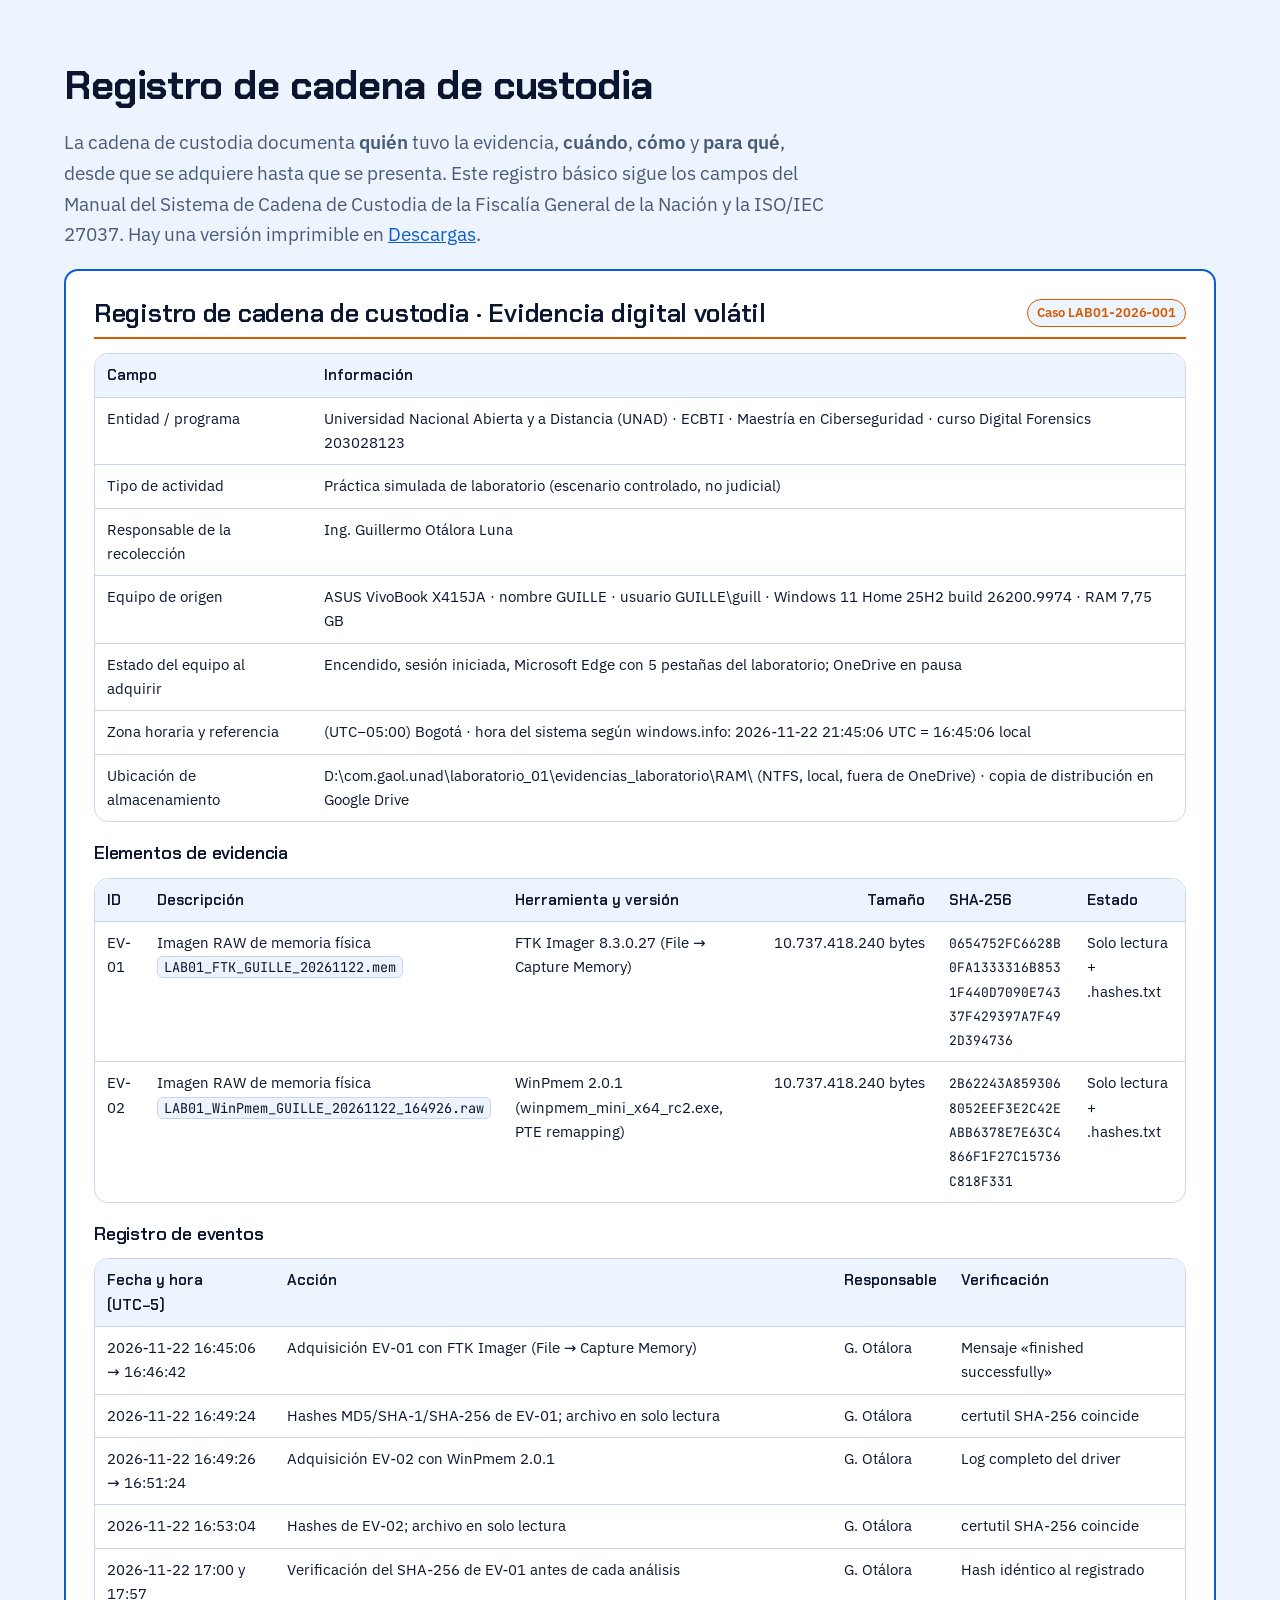
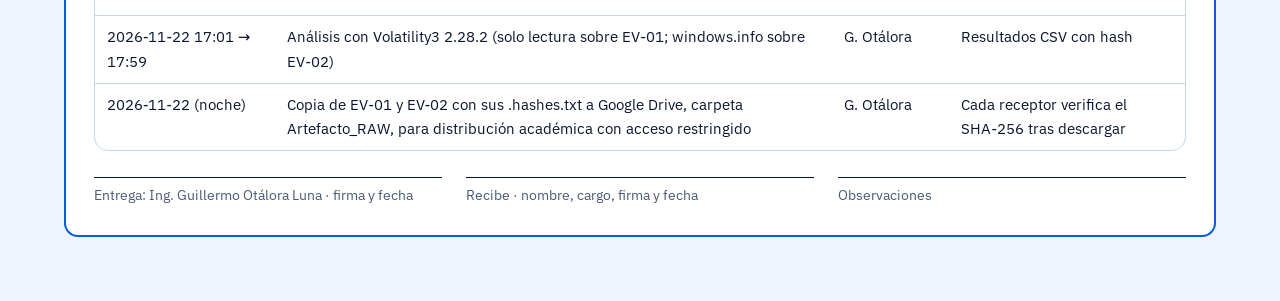
<file: cadena-custodia-imprimible.html>
<!DOCTYPE html>
<html lang="es">
<head>
<meta charset="utf-8">
<meta name="viewport" content="width=device-width, initial-scale=1">
<title>Cadena de custodia LAB01</title>
<meta name="author" content="Ingeniero Guillermo Otálora Luna">
<meta name="description" content="Tutorial: adquisición de memoria RAM con FTK Imager y WinPmem, hashes, cadena de custodia y análisis con Volatility3. Digital Forensics 203028123, UNAD.">
<link rel="icon" href="assets/favicon.svg" type="image/svg+xml">
<link rel="stylesheet" href="css/estilos.css">
<script>try{var t=localStorage.getItem("lab01-tema");if(t)document.documentElement.dataset.theme=t}catch(e){}</script>
</head>
<body>
<div class="readbar" aria-hidden="true"></div>
<main>
<section class="band alt" id="custodia"><div class="wrap">
 <h2>Registro de cadena de custodia</h2>
 <p class="lead">La cadena de custodia documenta <b>quién</b> tuvo la evidencia, <b>cuándo</b>, <b>cómo</b> y <b>para qué</b>, desde que se adquiere hasta que se presenta. Este registro básico sigue los campos del Manual del Sistema de Cadena de Custodia de la Fiscalía General de la Nación y la ISO/IEC 27037. Hay una versión imprimible en <a href="#descargas">Descargas</a>.</p>
 <div class="coc">
  <header><h3>Registro de cadena de custodia · Evidencia digital volátil</h3><span class="tag o">Caso LAB01‑2026‑001</span></header>
  <div class="scroll"><table class="stack"><thead><tr><th>Campo</th><th>Información</th></tr></thead><tbody><tr><td>Entidad / programa</td><td>Universidad Nacional Abierta y a Distancia (UNAD) · ECBTI · Maestría en Ciberseguridad · curso Digital Forensics 203028123</td></tr><tr><td>Tipo de actividad</td><td>Práctica simulada de laboratorio (escenario controlado, no judicial)</td></tr><tr><td>Responsable de la recolección</td><td>Ing. Guillermo Otálora Luna</td></tr><tr><td>Equipo de origen</td><td>ASUS VivoBook X415JA · nombre GUILLE · usuario GUILLE\guill · Windows 11 Home 25H2 build 26200.9974 · RAM 7,75 GB</td></tr><tr><td>Estado del equipo al adquirir</td><td>Encendido, sesión iniciada, Microsoft Edge con 5 pestañas del laboratorio; OneDrive en pausa</td></tr><tr><td>Zona horaria y referencia</td><td>(UTC−05:00) Bogotá · hora del sistema según windows.info: 2026‑11‑22 21:45:06 UTC = 16:45:06 local</td></tr><tr><td>Ubicación de almacenamiento</td><td>D:\com.gaol.unad\laboratorio_01\evidencias_laboratorio\RAM\ (NTFS, local, fuera de OneDrive) · copia de distribución en Google Drive</td></tr></tbody></table></div>
  <h4>Elementos de evidencia</h4>
  <div class="scroll"><table class="stack"><thead><tr><th>ID</th><th>Descripción</th><th>Herramienta y versión</th><th class="num">Tamaño</th><th>SHA‑256</th><th>Estado</th></tr></thead><tbody><tr><td>EV-01</td><td>Imagen RAW de memoria física<br><code>LAB01_FTK_GUILLE_20261122.mem</code></td><td>FTK Imager 8.3.0.27 (File → Capture Memory)</td><td class="num">10.737.418.240 bytes</td><td><span class="h">0654752FC6628B0FA1333316B8531F440D7090E74337F429397A7F492D394736</span></td><td>Solo lectura + .hashes.txt</td></tr><tr><td>EV-02</td><td>Imagen RAW de memoria física<br><code>LAB01_WinPmem_GUILLE_20261122_164926.raw</code></td><td>WinPmem 2.0.1 (winpmem_mini_x64_rc2.exe, PTE remapping)</td><td class="num">10.737.418.240 bytes</td><td><span class="h">2B62243A8593068052EEF3E2C42EABB6378E7E63C4866F1F27C15736C818F331</span></td><td>Solo lectura + .hashes.txt</td></tr></tbody></table></div>
  <h4>Registro de eventos</h4>
  <div class="scroll"><table class="stack"><thead><tr><th>Fecha y hora (UTC−5)</th><th>Acción</th><th>Responsable</th><th>Verificación</th></tr></thead><tbody><tr><td>2026‑11‑22 16:45:06 → 16:46:42</td><td>Adquisición EV‑01 con FTK Imager (File → Capture Memory)</td><td>G. Otálora</td><td>Mensaje «finished successfully»</td></tr><tr><td>2026‑11‑22 16:49:24</td><td>Hashes MD5/SHA‑1/SHA‑256 de EV‑01; archivo en solo lectura</td><td>G. Otálora</td><td>certutil SHA‑256 coincide</td></tr><tr><td>2026‑11‑22 16:49:26 → 16:51:24</td><td>Adquisición EV‑02 con WinPmem 2.0.1</td><td>G. Otálora</td><td>Log completo del driver</td></tr><tr><td>2026‑11‑22 16:53:04</td><td>Hashes de EV‑02; archivo en solo lectura</td><td>G. Otálora</td><td>certutil SHA‑256 coincide</td></tr><tr><td>2026‑11‑22 17:00 y 17:57</td><td>Verificación del SHA‑256 de EV‑01 antes de cada análisis</td><td>G. Otálora</td><td>Hash idéntico al registrado</td></tr><tr><td>2026‑11‑22 17:01 → 17:59</td><td>Análisis con Volatility3 2.28.2 (solo lectura sobre EV‑01; windows.info sobre EV‑02)</td><td>G. Otálora</td><td>Resultados CSV con hash</td></tr><tr><td>2026‑11‑22 (noche)</td><td>Copia de EV‑01 y EV‑02 con sus .hashes.txt a Google Drive, carpeta Artefacto_RAW, para distribución académica con acceso restringido</td><td>G. Otálora</td><td>Cada receptor verifica el SHA‑256 tras descargar</td></tr></tbody></table></div>
  <div class="sig"><div>Entrega: Ing. Guillermo Otálora Luna · firma y fecha</div><div>Recibe · nombre, cargo, firma y fecha</div><div>Observaciones</div></div>
 </div>
</div></section></main></body></html>
</file>
<file: css/estilos.css>
/* VOICE   técnico-docente: un manual de laboratorio forense para principiantes, preciso y sin relleno
   IDEA    la consola de un laboratorio de evidencia digital: chips de memoria, trazas de datos, sellos de hash
   PICTURE el flujo vivo RAM -> imagen RAW -> hash -> custodia -> Volatility3, con datos que viajan y parpadean
   COLOUR  fondo azul profundo (noche) o blanco (día); azul eléctrico = adquisición/datos; naranja = integridad/hash/alertas; cian = análisis
   TYPE    Chakra Petch (títulos, tecnológico) + IBM Plex Sans (texto) + JetBrains Mono (comandos)
   LAYOUT  cabecera fija con índice; portada con título y diagrama animado; bandas por paso con texto + capturas; tablas reales */

/* Fuentes alojadas en el propio sitio (funcionan sin conexión) */
@font-face{font-family:"Chakra Petch";src:url(../assets/fonts/chakra-petch-latin-600-normal.woff2) format("woff2");font-weight:600;font-style:normal;font-display:swap}
@font-face{font-family:"Chakra Petch";src:url(../assets/fonts/chakra-petch-latin-700-normal.woff2) format("woff2");font-weight:700;font-style:normal;font-display:swap}
@font-face{font-family:"IBM Plex Sans";src:url(../assets/fonts/ibm-plex-sans-latin-400-normal.woff2) format("woff2");font-weight:400;font-style:normal;font-display:swap}
@font-face{font-family:"IBM Plex Sans";src:url(../assets/fonts/ibm-plex-sans-latin-600-normal.woff2) format("woff2");font-weight:600;font-style:normal;font-display:swap}
@font-face{font-family:"IBM Plex Sans";src:url(../assets/fonts/ibm-plex-sans-latin-400-italic.woff2) format("woff2");font-weight:400;font-style:italic;font-display:swap}
@font-face{font-family:"JetBrains Mono";src:url(../assets/fonts/jetbrains-mono-latin-400-normal.woff2) format("woff2");font-weight:400;font-style:normal;font-display:swap}
@font-face{font-family:"JetBrains Mono";src:url(../assets/fonts/jetbrains-mono-latin-600-normal.woff2) format("woff2");font-weight:600;font-style:normal;font-display:swap}

:root{
  color-scheme:light;
  --bg:#ffffff;
  --bg2:#eef4fd;
  --panel:#f6f9ff;
  --line:#c9d7ee;
  --ink:#0a1630;
  --muted:#4a5b78;
  --blue:#0b5cd5;
  --blue2:#063a8c;
  --orange:#d45a00;
  --cyan:#007f99;
  --ok:#0b7a43;
  --bad:#b3261e;
  --code:#0d1b33;
  --codeink:#dbe7ff;
  --glow:rgba(11,92,213,.18);
  --r:14px;
}

:root[data-theme=dark]{--bg:#040b18;--bg2:#081429;--panel:#0b1b36;--line:#1c3358;--ink:#e4edfb;--muted:#9fb2d1;--blue:#3d9bff;--blue2:#1f6fe0;--orange:#ff8a2a;--cyan:#33d6ff;--ok:#3ddc84;--bad:#ff6b5e;--code:#020812;--glow:rgba(61,155,255,.35);--blue-soft:#0d2147;--orange-soft:#2a1606;--cyan-soft:#05252e;--violet:#a48bff;--violet-soft:#1a1238;--green:#3ddc84;--green-soft:#082a19}
@media (prefers-color-scheme:dark){:root:not([data-theme=light]){--bg:#040b18;--bg2:#081429;--panel:#0b1b36;--line:#1c3358;--ink:#e4edfb;--muted:#9fb2d1;--blue:#3d9bff;--blue2:#1f6fe0;--orange:#ff8a2a;--cyan:#33d6ff;--ok:#3ddc84;--bad:#ff6b5e;--code:#020812;--glow:rgba(61,155,255,.35);--blue-soft:#0d2147;--orange-soft:#2a1606;--cyan-soft:#05252e;--violet:#a48bff;--violet-soft:#1a1238;--green:#3ddc84;--green-soft:#082a19}}
:root[data-theme=light]{color-scheme:light}
:root[data-theme=dark]{color-scheme:dark}
*{box-sizing:border-box;min-width:0}
html{scroll-behavior:smooth;scroll-padding-top:76px}
body{margin:0;background:var(--bg);color:var(--ink);font:16.5px/1.62 "IBM Plex Sans",system-ui,Segoe UI,Roboto,sans-serif;overflow-x:clip}
img{max-width:100%;height:auto;display:block}
a{color:var(--blue)}
a:hover{color:var(--orange)}
h1,h2,h3,h4{font-family:"Chakra Petch","IBM Plex Sans",sans-serif;line-height:1.08;letter-spacing:-.01em;text-wrap:balance;margin:0 0 .5em}
h1{font-size:clamp(34px,5vw,56px);font-weight:700}
h2{font-size:clamp(28px,3.4vw,40px);font-weight:700}
h3{font-size:clamp(21px,2.2vw,26px);font-weight:600;margin-top:1.6em}
h4{font-size:18px;font-weight:600;margin-top:1.2em}
p{margin:0 0 1em;max-width:75ch}
code,kbd,pre{font-family:"JetBrains Mono",Consolas,monospace;font-size:.9em}
code{background:var(--bg2);border:1px solid var(--line);border-radius:6px;padding:1px 6px;overflow-wrap:anywhere}
kbd{border:1px solid var(--line);border-bottom-width:3px;border-radius:6px;padding:0 6px;background:var(--panel)}
.wrap{max-width:1240px;margin:0 auto}
.band{padding-block:clamp(36px,5vw,72px);padding-inline:max(5vw,16px)}
.band.alt{background:var(--bg2)}
.lead{font-size:19px;color:var(--muted);max-width:70ch}
.muted{color:var(--muted)}
.nowrap{white-space:nowrap}

/* ---------- barra superior ---------- */
.top{position:sticky;top:0;z-index:50;background:color-mix(in srgb,var(--bg) 88%,transparent);backdrop-filter:blur(10px);border-bottom:1px solid var(--line)}
.top .wrap{display:flex;align-items:center;gap:16px;padding:8px max(2vw,12px)}
.brand{display:flex;align-items:center;gap:10px;font-family:"Chakra Petch",sans-serif;font-weight:700;text-decoration:none;color:var(--ink);flex:none}
.brand svg{width:34px;height:34px}
.nav{display:flex;gap:4px;overflow-x:auto;scrollbar-width:thin;flex:1}
.nav a{flex:none;text-decoration:none;color:var(--muted);font-size:14px;padding:8px 10px;border-radius:8px;white-space:nowrap}
.nav a:hover,.nav a.on{color:var(--ink);background:var(--panel)}
.nav a.on{box-shadow:inset 0 -2px 0 var(--orange)}
@media(max-width:900px){.top{position:static}}

/* ---------- portada ---------- */
.hero{position:relative;overflow:hidden;background:
  radial-gradient(1200px 500px at 85% -10%,var(--glow),transparent 60%),
  linear-gradient(180deg,var(--bg) 0%,var(--bg2) 100%)}
.hero .grid{display:grid;grid-template-columns:minmax(0,1fr);gap:28px}
.hero h1 span{color:var(--blue)}
.meta{display:flex;flex-wrap:wrap;gap:8px 18px;color:var(--muted);font-size:15px;margin:10px 0 22px}
.meta b{color:var(--ink);font-weight:600}
.kpis{display:grid;grid-template-columns:repeat(auto-fit,minmax(150px,1fr));gap:12px;margin:22px 0}
.kpi{background:var(--panel);border:1px solid var(--line);border-radius:var(--r);padding:12px 14px}
.kpi b{display:block;font:700 clamp(24px,3vw,32px)/1.1 "Chakra Petch",sans-serif;color:var(--blue)}
.kpi.o b{color:var(--orange)}
.kpi span{font-size:14px;color:var(--muted)}
.btns{display:flex;flex-wrap:wrap;gap:10px}
.btn{display:inline-flex;align-items:center;gap:8px;min-height:44px;padding:10px 18px;border-radius:10px;border:1px solid var(--line);background:var(--panel);color:var(--ink);text-decoration:none;font-weight:600;cursor:pointer;font-size:15px}
.btn:hover{border-color:var(--blue);color:var(--ink)}
.btn.pri{background:var(--blue);border-color:var(--blue);color:#fff}
.btn.org{background:var(--orange);border-color:var(--orange);color:#fff}
.btn:focus-visible,a:focus-visible,button:focus-visible,input:focus-visible,textarea:focus-visible{outline:3px solid var(--orange);outline-offset:2px}
.btn svg{width:18px;height:18px}

/* ---------- diagrama principal ---------- */
.pipe{width:100%;height:auto;display:block}
.pipe text{font-family:"Chakra Petch",sans-serif;fill:var(--ink)}
.pipe .lbl{font-size:15px;font-weight:600}
.pipe .sub{font-size:12px;fill:var(--muted)}
.pipe .box{fill:var(--panel);stroke:var(--line);stroke-width:1.5}
.pipe .flow{fill:none;stroke:var(--blue);stroke-width:3;stroke-dasharray:8 10;animation:flow 1.1s linear infinite}
.pipe .flow.o{stroke:var(--orange)}
.pipe .flow.c{stroke:var(--cyan)}
.pipe .cell{fill:var(--blue);animation:blink 1.6s ease-in-out infinite}
.pipe .cell.o{fill:var(--orange)}
.pipe .led{fill:var(--ok);animation:blink 1s steps(2) infinite}
.pipe .hashring{fill:none;stroke:var(--orange);stroke-width:3;stroke-dasharray:4 6;transform-box:fill-box;transform-origin:center;animation:spin 6s linear infinite}
.pipe .scan{fill:var(--cyan);opacity:.25;animation:scan 2.4s ease-in-out infinite}
@keyframes flow{to{stroke-dashoffset:-36}}
@keyframes blink{0%,100%{opacity:1}50%{opacity:.15}}
@keyframes spin{to{transform:rotate(360deg)}}
@keyframes scan{0%,100%{transform:translateY(0)}50%{transform:translateY(54px)}}
@keyframes pulse{0%,100%{box-shadow:0 0 0 0 var(--glow)}50%{box-shadow:0 0 0 10px transparent}}

/* ---------- bloques de contenido ---------- */
.cols{display:grid;grid-template-columns:repeat(auto-fit,minmax(min(100%,340px),1fr));gap:20px 28px;align-items:start}
.cols3{display:grid;grid-template-columns:repeat(auto-fit,minmax(min(100%,260px),1fr));gap:16px}
.card{background:var(--panel);border:1px solid var(--line);border-radius:var(--r);padding:18px 20px}
.card h4{margin-top:0}
.call{border-left:5px solid var(--blue);background:var(--panel);border-radius:0 var(--r) var(--r) 0;padding:14px 18px;margin:18px 0;max-width:900px}
.call.warn{border-left-color:var(--orange)}
.call.bad{border-left-color:var(--bad)}
.call.ok{border-left-color:var(--ok)}
.call>b:first-child{display:block;font-family:"Chakra Petch",sans-serif;font-size:17px;margin-bottom:4px}
.call p:last-child{margin-bottom:0}
.step{display:grid;grid-template-columns:52px minmax(0,1fr);gap:14px;margin:18px 0}
.step .n{width:44px;height:44px;border-radius:50%;display:grid;place-items:center;font:700 18px "Chakra Petch",sans-serif;color:#fff;background:var(--blue);animation:pulse 2.8s infinite}
.step.o .n{background:var(--orange)}
.step.c .n{background:var(--cyan);color:#021018}
.step h3{margin-top:6px}
ol.do,ul.do{padding-left:1.2em;max-width:80ch}
ol.do li,ul.do li{margin:.35em 0}
.tag{display:inline-block;font-size:13px;font-weight:600;padding:2px 9px;border-radius:99px;background:var(--bg2);border:1px solid var(--line);color:var(--muted)}
.tag.b{color:var(--blue);border-color:var(--blue)}
.tag.o{color:var(--orange);border-color:var(--orange)}

/* ---------- figuras ---------- */
.gal{display:grid;grid-template-columns:repeat(auto-fill,minmax(min(100%,300px),1fr));gap:16px;margin:16px 0}
.gal.two{grid-template-columns:repeat(auto-fit,minmax(min(100%,460px),1fr))}
figure{margin:0;background:var(--panel);border:1px solid var(--line);border-radius:var(--r);overflow:hidden;display:flex;flex-direction:column}
figure.wide{margin:18px 0}
figure img{cursor:zoom-in;background:#000;width:100%;object-fit:contain}
figure.wide img{max-height:620px}
figcaption{padding:10px 14px;font-size:14px;color:var(--muted)}
figcaption b{color:var(--ink)}
figcaption .f{display:block;font-family:"JetBrains Mono",monospace;font-size:12px;color:var(--orange);margin-top:3px;overflow-wrap:anywhere}
.lb{position:fixed;inset:0;z-index:100;background:rgba(2,6,14,.92);display:none;align-items:center;justify-content:center;padding:20px;flex-direction:column;gap:10px}
.lb.on{display:flex}
.lb img{max-height:86vh;max-width:96vw;border-radius:8px;cursor:zoom-out}
.lb p{color:#dbe7ff;margin:0;text-align:center}
.lb button{position:absolute;top:14px;right:14px}

/* ---------- código ---------- */
.code{position:relative;margin:12px 0 18px;max-width:100%}
.code pre{background:var(--code);color:var(--codeink);border:1px solid var(--line);border-radius:12px;padding:16px 16px 14px;margin:0;overflow-x:auto;line-height:1.5}
.code .cp{position:absolute;top:8px;right:8px;min-height:32px;padding:4px 10px;font-size:13px;border-radius:8px;border:1px solid #2b4673;background:#0f2346;color:#dbe7ff;cursor:pointer}
.code .cp:hover{border-color:var(--orange)}
.code .t{display:block;font-size:12px;color:var(--muted);margin-bottom:4px}
pre code{background:none;border:0;padding:0;color:inherit;font-size:inherit;overflow-wrap:normal}
pre .c{color:#7f97bd}
pre .o{color:#ffb070}
pre .k{color:#6fc3ff}

/* ---------- tablas ---------- */
.scroll{overflow-x:auto;margin:14px 0 22px;border:1px solid var(--line);border-radius:var(--r)}
table{border-collapse:collapse;width:100%;font-size:15px}
th,td{padding:9px 12px;text-align:left;vertical-align:top;border-bottom:1px solid var(--line)}
th{background:var(--bg2);font-family:"Chakra Petch",sans-serif;font-weight:600;font-size:15px}
tr:last-child td{border-bottom:0}
td.num,th.num{text-align:right;font-variant-numeric:tabular-nums;white-space:nowrap}
td.h,.h{font-family:"JetBrains Mono",monospace;font-size:13px;overflow-wrap:anywhere;word-break:break-all}
.yes{color:var(--ok);font-weight:600}
.no{color:var(--bad);font-weight:600}
.win{color:var(--blue);font-weight:600}

/* ---------- barras/HTML charts ---------- */
.bars{display:grid;gap:8px;margin:12px 0 20px}
.bar{display:grid;grid-template-columns:minmax(120px,190px) minmax(0,1fr) 84px;gap:10px;align-items:center;font-size:14px}
.bar .t{height:22px;background:var(--bg2);border-radius:6px;overflow:hidden;border:1px solid var(--line)}
.bar .t i{display:block;height:100%;background:linear-gradient(90deg,var(--blue2),var(--blue));transform-origin:left;animation:grow 1.4s ease-out both}
.bar.o .t i{background:linear-gradient(90deg,#b84a00,var(--orange))}
.bar.c .t i{background:linear-gradient(90deg,#007a99,var(--cyan))}
.bar .v{text-align:right;font-variant-numeric:tabular-nums;white-space:nowrap;font-weight:600}
@keyframes grow{from{transform:scaleX(0)}}
@media(max-width:520px){.bar{grid-template-columns:minmax(0,1fr) 70px}.bar .t{grid-column:1/-1;grid-row:2}}

/* mapa de memoria física */
.mmap{position:relative;height:64px;border-radius:10px;overflow:hidden;border:1px solid var(--line);display:flex;margin:12px 0 6px}
.mmap div{height:100%;position:relative}
.mmap .ram{background:repeating-linear-gradient(90deg,var(--blue) 0 6px,color-mix(in srgb,var(--blue) 70%,#fff) 6px 7px);animation:blink 3s ease-in-out infinite}
.mmap .gap{background:repeating-linear-gradient(45deg,color-mix(in srgb,var(--muted) 35%,transparent) 0 6px,transparent 6px 12px)}
.mmap .tiny{background:var(--orange)}
.mscale{position:relative;height:18px;font:12px "JetBrains Mono",monospace;color:var(--muted)}
.mscale span{position:absolute;top:0;white-space:nowrap}
.legend{display:flex;flex-wrap:wrap;gap:8px 18px;font-size:14px;color:var(--muted);margin:8px 0 16px}
.legend i{display:inline-block;width:14px;height:14px;border-radius:3px;vertical-align:-2px;margin-right:6px}

/* línea de tiempo */
.tl{position:relative;margin:20px 0 10px;padding-left:26px;border-left:3px solid var(--line)}
.tl li{list-style:none;position:relative;margin:0 0 14px}
.tl li::before{content:"";position:absolute;left:-35px;top:6px;width:14px;height:14px;border-radius:50%;background:var(--blue);box-shadow:0 0 0 4px var(--bg)}
.tl li.o::before{background:var(--orange)}
.tl li.c::before{background:var(--cyan)}
.tl time{font:600 15px "JetBrains Mono",monospace;color:var(--blue);margin-right:10px;white-space:nowrap}
.tl li.o time{color:var(--orange)}

/* demostración hash */
.hashdemo{display:grid;grid-template-columns:repeat(auto-fit,minmax(min(100%,320px),1fr));gap:16px}
.hashdemo textarea{width:100%;min-height:86px;font:16px "JetBrains Mono",monospace;border-radius:10px;border:1px solid var(--line);background:var(--bg);color:var(--ink);padding:10px}
.hout{font:13px/1.5 "JetBrains Mono",monospace;overflow-wrap:anywhere;background:var(--code);color:var(--codeink);border-radius:10px;padding:10px 12px;min-height:70px}
.hout i{font-style:normal;color:#ffb070}

/* RAM vs disco */
.vs{display:grid;grid-template-columns:repeat(auto-fit,minmax(min(100%,300px),1fr));gap:16px}
.mem{display:grid;grid-template-columns:repeat(16,1fr);gap:3px;margin:10px 0}
.mem i{aspect-ratio:1;border-radius:2px;background:var(--blue);opacity:.35}
.mem i.on{opacity:1}
.mem.disk i{opacity:.8;background:var(--muted)}
.hv{font:12px "JetBrains Mono",monospace;overflow-wrap:anywhere;color:var(--orange)}

/* diagrama de flujo (Reto 3-d) */
.flowfig{background:var(--panel);border:1px solid var(--line);border-radius:var(--r);padding:10px;overflow-x:auto}
.flowfig svg{min-width:760px;width:100%;height:auto;display:block}
.flowfig text{font-family:"Chakra Petch",sans-serif;fill:var(--ink);font-size:14px}
.flowfig .n{fill:var(--bg);stroke:var(--blue);stroke-width:2}
.flowfig .n.o{stroke:var(--orange)}
.flowfig .n.c{stroke:var(--cyan)}
.flowfig .d{fill:var(--bg);stroke:var(--orange);stroke-width:2}
.flowfig .bad{fill:color-mix(in srgb,var(--bad) 14%,var(--bg));stroke:var(--bad);stroke-width:2}
.flowfig .e{fill:none;stroke:var(--muted);stroke-width:2;marker-end:url(#ar)}
.flowfig .e.live{stroke:var(--blue);stroke-dasharray:6 8;animation:flow 1.2s linear infinite}
.flowfig .tok{fill:var(--orange)}
.flowfig .sm{font-size:12px;fill:var(--muted)}

/* volatilidad (RFC 3227) */
.vol{display:grid;gap:8px;margin:14px 0}
.vol div{display:grid;grid-template-columns:minmax(0,1fr) auto;align-items:center;gap:12px;padding:10px 14px;border-radius:10px;border:1px solid var(--line);background:var(--panel);position:relative;overflow:hidden}
.vol div::after{content:"";position:absolute;inset:0;background:linear-gradient(90deg,transparent,var(--glow),transparent);transform:translateX(-100%);animation:sweep var(--s,3s) linear infinite}
.vol b{font-family:"Chakra Petch",sans-serif}
.vol span{font-size:13px;color:var(--muted);white-space:nowrap}
.vol .hl{border-color:var(--orange)}
.vol .hl b{color:var(--orange)}
@keyframes sweep{to{transform:translateX(100%)}}

/* árbol de carpetas */
.tree{font:14px/1.6 "JetBrains Mono",monospace;background:var(--code);color:var(--codeink);border-radius:12px;padding:14px 16px;overflow-x:auto;white-space:pre}
.tree .o{color:#ffb070}.tree .b{color:#6fc3ff}.tree .c{color:#7f97bd}

/* formulario cadena de custodia */
.coc{background:var(--bg);border:2px solid var(--blue);border-radius:var(--r);padding:clamp(14px,3vw,28px)}
.coc header{display:flex;flex-wrap:wrap;justify-content:space-between;gap:10px;border-bottom:2px solid var(--orange);padding-bottom:10px;margin-bottom:14px}
.coc header h3{margin:0}
.sig{display:grid;grid-template-columns:repeat(auto-fit,minmax(220px,1fr));gap:24px;margin-top:26px}
.sig div{border-top:1px solid var(--ink);padding-top:6px;font-size:14px;color:var(--muted)}

footer{background:var(--code);color:#c8d6f0;padding:36px max(5vw,16px)}
footer a{color:#7fbfff}
footer .wrap{display:flex;flex-wrap:wrap;gap:20px;justify-content:space-between}

@media (prefers-reduced-motion:reduce){*,*::before,*::after{animation:none!important;transition:none!important}html{scroll-behavior:auto}}
@media(max-width:600px){table{font-size:13px}th,td{padding:7px 6px}.stack thead{display:none}.stack tr{display:grid;padding-block:8px;border-bottom:1px solid var(--line)}.stack td{display:grid;grid-template-columns:8.5em minmax(0,1fr);gap:8px;border:0;padding:3px 6px}.stack td::before{content:attr(data-l);font-weight:600;color:var(--muted)}.stack td.num{text-align:left}body{font-size:16px}}

/* ---------- impresión / PDF ---------- */
@media print{
  :root{color-scheme:light}
  body{background:#fff;color:#0a1630;font-size:11pt}
  .top,.lb,.noprint,.cp,#hashdemo-tool{display:none!important}
  .band{padding:10mm 0}
  .band.alt,.hero{background:#fff}
  *{animation:none!important}
  figure,table,.card,.call,.code,.coc,.flowfig,.step{break-inside:avoid}
  h2{break-before:page}
  .hero h2{break-before:auto}
  figure.wide img{max-height:120mm}
  .gal{grid-template-columns:1fr 1fr}
  .code pre{white-space:pre-wrap;font-size:7.2pt;line-height:1.35}
  #caso{break-before:page}
  #caso h2{break-before:avoid}
  a{color:#0b5cd5;text-decoration:none}
  .flowfig svg{min-width:0}
  p,.lead,.call{max-width:none}
  body{font-size:10.5pt}
  .gal{grid-template-columns:1fr 1fr 1fr}
  .gal.two{grid-template-columns:1fr 1fr}
  td.h,.h{font-size:9pt}
}

/* =================== v3: tema, marcos de sección, glosario, UX =================== */
:root{--blue-soft:#e4eeff;--orange-soft:#fff0e3;--cyan-soft:#e0f7fb;--violet:#5b3fd6;--violet-soft:#efeaff;--green:#0b7a43;--green-soft:#e3f6ec}
:root[data-theme=light]{--bg2:#eef4fd;--muted:#3e4f6b}
:root[data-theme=dark]{--muted:#a9bcd9}

/* barra de lectura */
.readbar{position:fixed;top:0;left:0;height:3px;width:0;z-index:60;background:linear-gradient(90deg,var(--blue),var(--cyan),var(--orange));box-shadow:0 0 8px var(--glow)}

/* botones de la cabecera */
.tools{display:flex;align-items:center;gap:8px;flex:none}
.ibtn{display:inline-grid;place-items:center;width:44px;height:44px;border-radius:12px;border:1px solid var(--line);background:var(--panel);color:var(--ink);cursor:pointer}
.ibtn:hover{border-color:var(--orange)}
.ibtn svg{width:20px;height:20px}
.ibtn .sun{display:none}
:root[data-theme=dark] .ibtn .sun{display:block}:root[data-theme=dark] .ibtn .moon{display:none}
.prog{font:600 13px "JetBrains Mono",monospace;color:var(--muted);white-space:nowrap;padding:6px 10px;border-radius:99px;border:1px solid var(--line);background:var(--panel)}
.prog b{color:var(--ok)}
@media(max-width:700px){.prog{display:none}}

/* marcos de color por sección */
.frame{position:relative;border:1px solid color-mix(in srgb,var(--tone) 45%,var(--line));border-top:6px solid var(--tone);border-radius:18px;background:linear-gradient(180deg,var(--tone-soft),var(--bg) 220px);padding:clamp(18px,3vw,36px) clamp(16px,3vw,40px)}
.band.alt .frame{background:linear-gradient(180deg,var(--tone-soft),var(--bg2) 220px)}
.frame::before{content:attr(data-label);position:absolute;top:-15px;left:22px;font:700 12px/1 "Chakra Petch",sans-serif;letter-spacing:.04em;padding:6px 12px;border-radius:99px;background:var(--tone);color:#fff}
.frame h2{color:var(--ink)}
.frame h2::after{content:"";display:block;width:72px;height:4px;border-radius:4px;margin-top:12px;background:linear-gradient(90deg,var(--tone),transparent)}
.t-blue{--tone:var(--blue);--tone-soft:var(--blue-soft)}
.t-orange{--tone:var(--orange);--tone-soft:var(--orange-soft)}
.t-cyan{--tone:var(--cyan);--tone-soft:var(--cyan-soft)}
.t-violet{--tone:var(--violet);--tone-soft:var(--violet-soft)}
.t-green{--tone:var(--green);--tone-soft:var(--green-soft)}
.t-cyan::before{color:#021018}

/* pasos: marca de completado */
.done{display:inline-flex;align-items:center;gap:6px;margin-left:10px;vertical-align:middle;font:600 13px "IBM Plex Sans",sans-serif;color:var(--muted);cursor:pointer;border:1px solid var(--line);border-radius:99px;padding:3px 10px;background:var(--panel)}
.done input{width:16px;height:16px;accent-color:var(--ok)}
.step.ok .n{background:var(--ok)!important;color:#fff}
.step.ok h3{text-decoration:none}

/* ir arriba */
.totop{position:fixed;right:18px;bottom:18px;z-index:55;opacity:0;pointer-events:none;transition:opacity .2s}
.totop.on{opacity:1;pointer-events:auto}

/* ---------- glosario ---------- */
.gtools{display:flex;flex-wrap:wrap;gap:10px;align-items:center;margin:8px 0 18px}
.gtools input{flex:1 1 240px;min-height:44px;font-size:16px;border-radius:12px;border:1px solid var(--line);background:var(--bg);color:var(--ink);padding:8px 14px}
.chip{min-height:40px;padding:6px 14px;border-radius:99px;border:1px solid var(--line);background:var(--panel);color:var(--ink);cursor:pointer;font-weight:600;font-size:14px}
.chip[aria-pressed=true]{background:var(--tone,var(--blue));border-color:var(--tone,var(--blue));color:#fff}
.gtopic{margin:22px 0 8px;padding:14px 16px 18px;border-radius:16px;border:1px solid color-mix(in srgb,var(--tone) 40%,var(--line));border-left:6px solid var(--tone);background:var(--tone-soft)}
.gtopic h3{margin:0 0 12px;font-size:21px;display:flex;align-items:center;gap:10px}
.gtopic h3 span{font:600 13px "JetBrains Mono",monospace;color:var(--muted)}
.gcards{display:grid;grid-template-columns:repeat(auto-fill,minmax(min(100%,220px),1fr));gap:14px}
.gcard{display:block;width:100%;perspective:1000px;min-height:170px;border:0;padding:0;background:none;cursor:pointer;text-align:left;font:inherit;color:inherit}
.gin{display:block;position:relative;width:100%;height:100%;min-height:170px;transition:transform .6s cubic-bezier(.3,.7,.2,1);transform-style:preserve-3d}
.gcard.flip .gin{transform:rotateY(180deg)}
.gf,.gb{position:absolute;inset:0;border-radius:14px;padding:16px;backface-visibility:hidden;-webkit-backface-visibility:hidden;display:flex;flex-direction:column;border:1px solid color-mix(in srgb,var(--tone) 50%,var(--line))}
.gf{background:linear-gradient(145deg,var(--panel),var(--tone-soft));justify-content:center;align-items:flex-start;gap:8px}
.gf b{font:700 20px/1.15 "Chakra Petch",sans-serif;color:var(--ink)}
.gf small{font-size:13px;color:var(--muted)}
.gf::after{content:"↻ voltear";position:absolute;right:12px;bottom:10px;font:600 12px "JetBrains Mono",monospace;color:var(--tone)}
.gb{transform:rotateY(180deg);background:var(--bg);font-size:14.5px;line-height:1.45;overflow:auto;border-top:4px solid var(--tone)}
.gb b{font:700 15px "Chakra Petch",sans-serif;color:var(--tone);margin-bottom:6px}
.gcard:focus-visible{outline:3px solid var(--orange);outline-offset:3px;border-radius:14px}
.gcard:hover .gf{box-shadow:0 0 0 2px var(--tone) inset}
.gcard[hidden],.gtopic[hidden]{display:none}
.gcount{color:var(--muted);font-size:14px}
@media (prefers-reduced-motion:reduce){.gin{transition:none}}

@media print{
  .readbar,.tools,.totop,.done,.gtools{display:none!important}
  .frame{border-top-width:3px;background:#fff!important}
  .frame::before{position:static;display:inline-block;margin-bottom:8px}
  .gcards{grid-template-columns:1fr 1fr}
  .gcard,.gin{min-height:0}
  .gin{transform:none!important}
  .gf,.gb{position:static;transform:none;backface-visibility:visible;border-radius:8px}
  .gf{padding:8px 10px 2px;background:#fff;border-bottom:0}
  .gf::after{display:none}
  .gb{padding:2px 10px 8px;border-top:0;font-size:9.5pt}
  .gb b{display:none}
  .gcard{break-inside:avoid;border:1px solid #c9d7ee;border-radius:8px}
}
/* tablas explicativas: la primera columna no se parte */
.scroll td:first-child code{white-space:nowrap;overflow-wrap:normal}
.scroll td code{word-break:normal}
@media(max-width:600px){.scroll td:first-child code{white-space:normal}}
.scroll td:nth-child(2) code{white-space:nowrap}
@media(max-width:600px){.scroll td:nth-child(2) code{white-space:normal}}

/* Lab 01: pestañas Estudiante / Docente */
.ptabs{display:flex;align-items:center;gap:6px}
.ptab{font:600 14px "IBM Plex Sans",sans-serif;padding:7px 12px;border-radius:999px;border:2px solid var(--blue);background:transparent;color:var(--blue);cursor:pointer;white-space:nowrap}
.ptab.o{border-color:var(--orange);color:var(--orange)}
.ptab[aria-selected=true]{background:var(--blue);color:#fff}
.ptab.o[aria-selected=true]{background:var(--orange);color:#fff}
section[data-tab][hidden]{display:none}
@media print{section[data-tab][hidden]{display:block!important}.ptabs{display:none}}
.route{display:grid;grid-template-columns:repeat(auto-fill,minmax(150px,1fr));gap:10px;margin:20px 0}
.route a{display:flex;align-items:center;gap:10px;padding:10px 12px;border:1.5px solid var(--line);border-radius:12px;background:var(--panel);color:var(--ink);text-decoration:none;font-size:14px;line-height:1.3}
.route a:hover{border-color:var(--blue)}
.route b{flex:none;display:grid;place-items:center;width:30px;height:30px;border-radius:50%;background:var(--blue);color:#fff;font:700 14px "Chakra Petch",sans-serif}
.route.o b{background:var(--orange)}
@media (max-width:760px){.ptab{padding:6px 9px;font-size:13px}}
</file>
